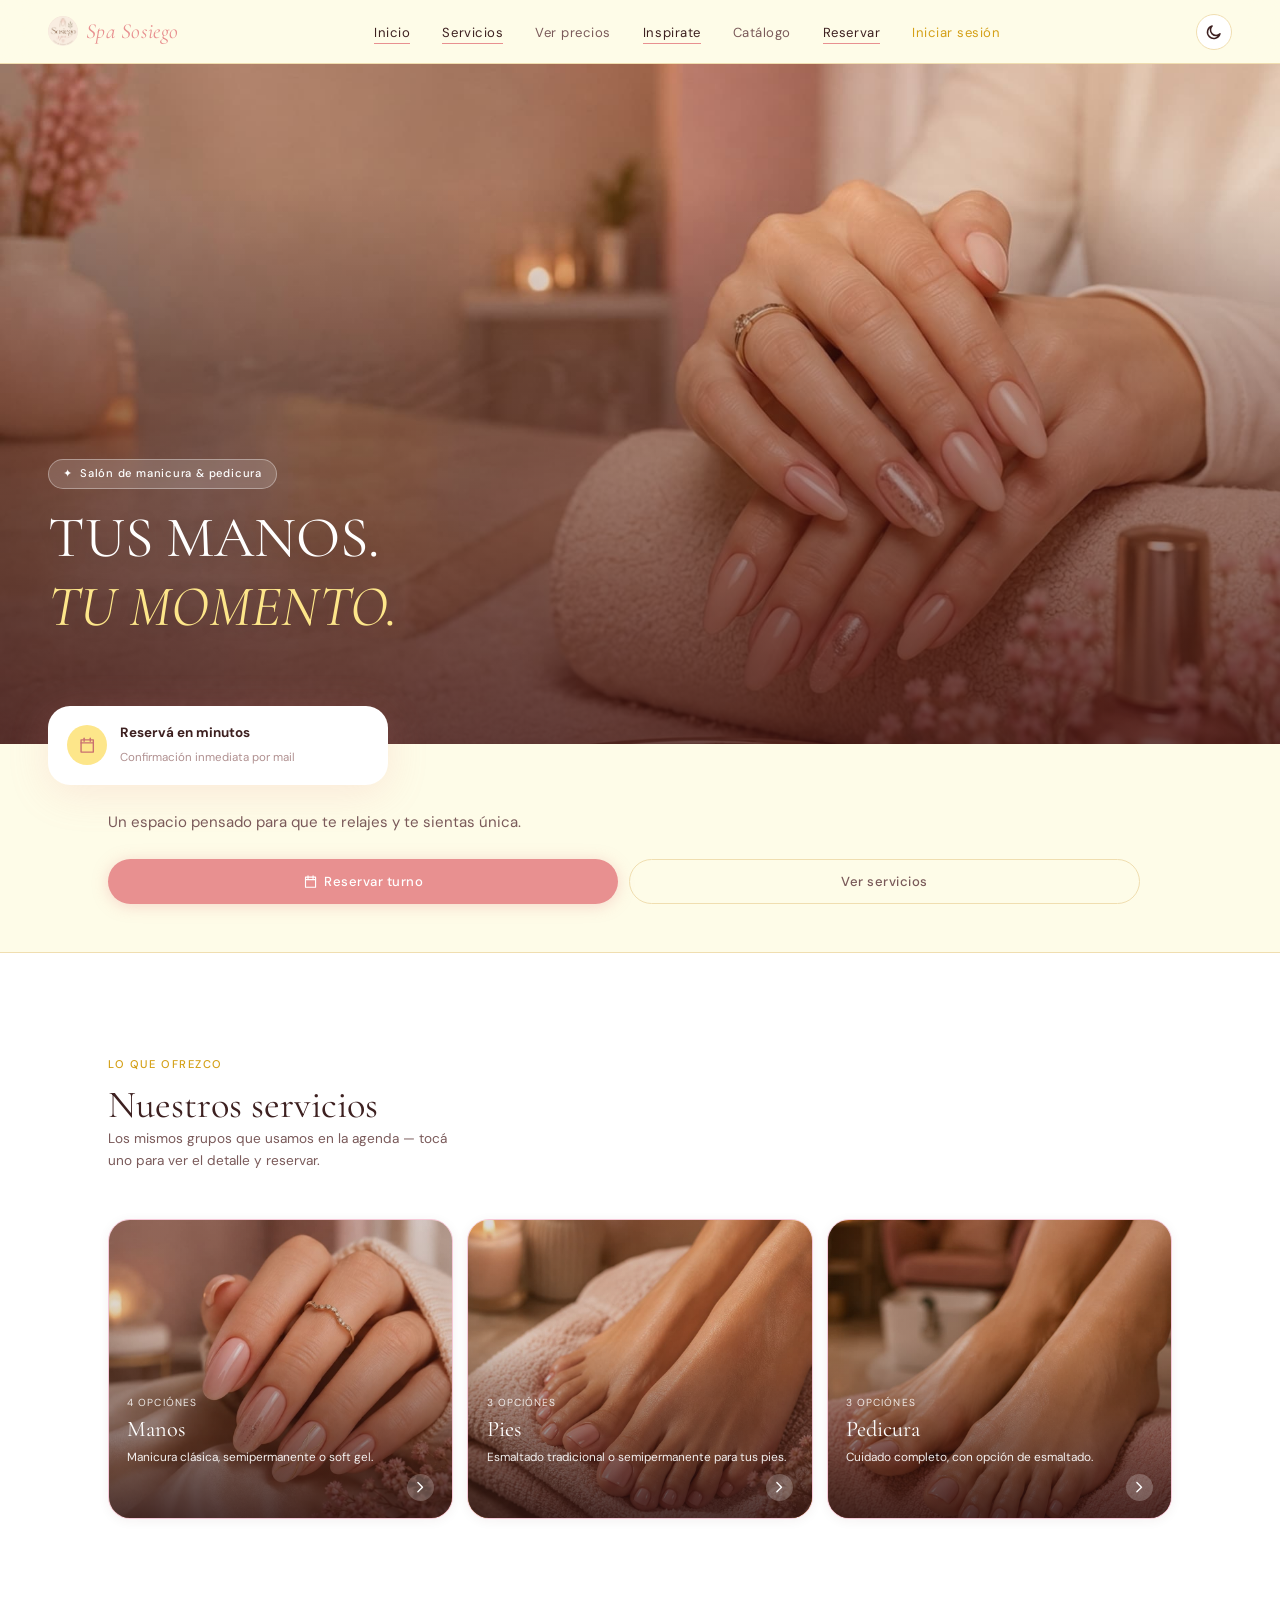
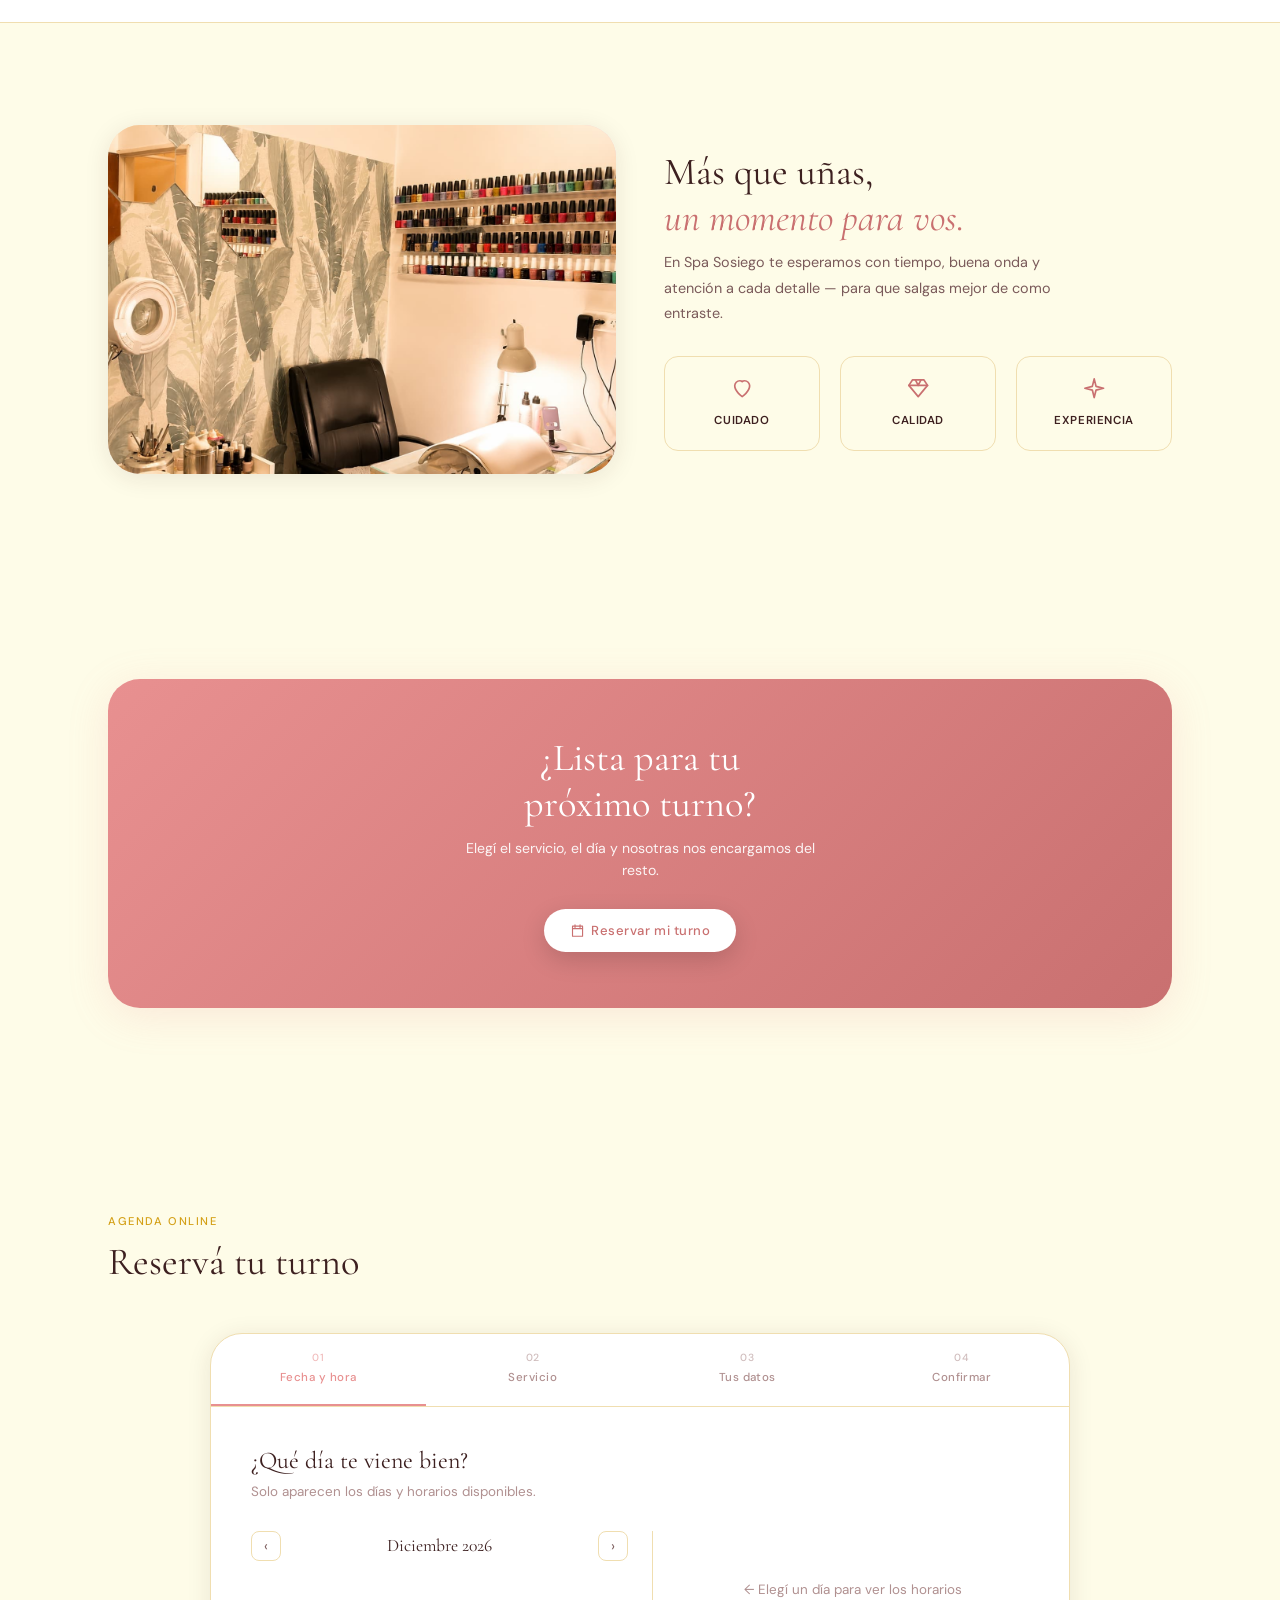
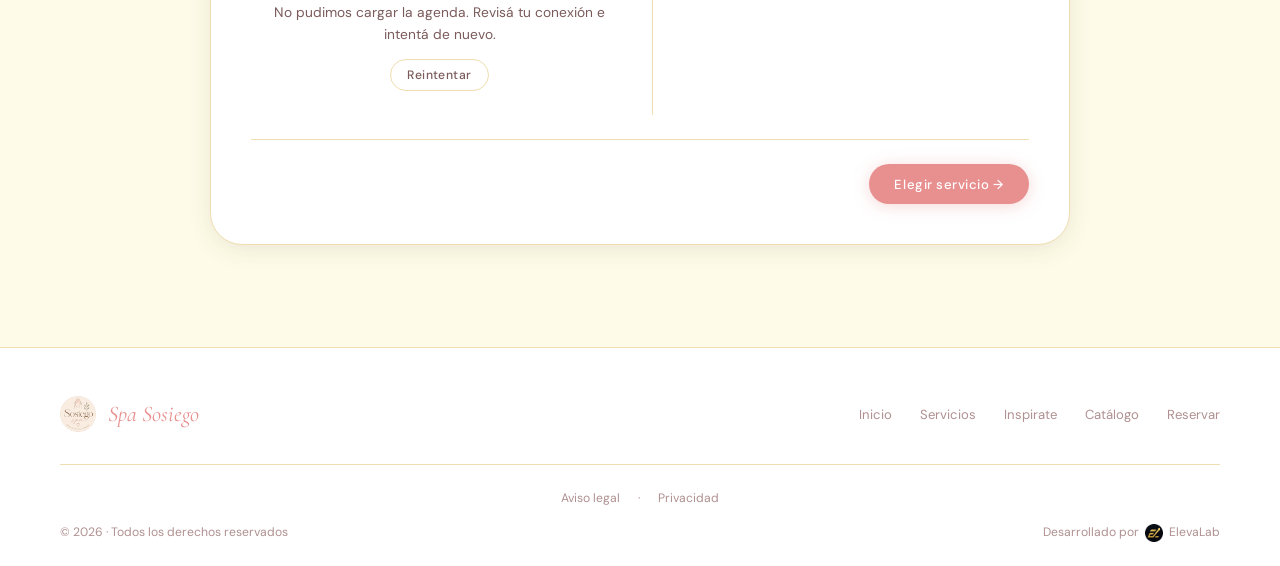
<file: index.html>
<!DOCTYPE html>
<html lang="es" data-theme="light">
<head>
  <meta charset="UTF-8" />
  <meta name="viewport" content="width=device-width, initial-scale=1.0" />
  <title>Spa Sosiego | Salón de belleza y bienestar</title>
  <link rel="icon" type="image/png" sizes="32x32" href="assets/favicon-32.png" />
  <link rel="apple-touch-icon" href="assets/apple-touch-icon.png" />
  <meta name="description" content="Spa Sosiego, salón de belleza y bienestar. Reservá tu turno de manicura y pedicura online." />
  <meta name="theme-color" content="#E89090" />
  <link rel="canonical" href="https://spasosiego.com.ar/" />
  <!-- Vista previa al compartir el link (WhatsApp, Facebook, Instagram, etc.) -->
  <meta property="og:type" content="website" />
  <meta property="og:site_name" content="Spa Sosiego" />
  <meta property="og:locale" content="es_AR" />
  <meta property="og:title" content="Spa Sosiego | Salón de belleza y bienestar" />
  <meta property="og:description" content="Reservá tu turno de manicura y pedicura online." />
  <meta property="og:url" content="https://spasosiego.com.ar/" />
  <meta property="og:image" content="https://spasosiego.com.ar/assets/og-image.jpg" />
  <meta property="og:image:width" content="1200" />
  <meta property="og:image:height" content="630" />
  <meta property="og:image:alt" content="Logo de Spa Sosiego" />
  <meta name="twitter:card" content="summary_large_image" />
  <meta name="twitter:title" content="Spa Sosiego | Salón de belleza y bienestar" />
  <meta name="twitter:description" content="Reservá tu turno de manicura y pedicura online." />
  <meta name="twitter:image" content="https://spasosiego.com.ar/assets/og-image.jpg" />
  <link rel="stylesheet" href="shared/css/tokens.css" />
  <link rel="stylesheet" href="style.css" />
  <style>

    /* ============================================================
       NUEVA HOME — mobile-first (Etapa 1 del rediseño)
       Base = mobile. min-width enhancements = tablet/desktop.
       No toca ninguna clase del wizard de turnos (más abajo).
       ============================================================ */

    /* ── Utilidades ── */
    .btn-block { width: 100%; }
    .icon { width: 1.15em; height: 1.15em; stroke: currentColor; fill: none;
      stroke-width: 1.8; stroke-linecap: round; stroke-linejoin: round; vertical-align: -0.2em; flex-shrink: 0; }

    /* ── HERO — foto a sangre completa, texto superpuesto ── */
    .hero-photo {
      position: relative;
      width: 100%;
      height: 62vh;
      min-height: 380px;
      max-height: 560px;
      margin-top: var(--nav-h);
      overflow: hidden;
      background:
        radial-gradient(ellipse 60% 50% at 25% 20%, rgba(255,255,255,.30), transparent 60%),
        radial-gradient(ellipse 70% 60% at 80% 85%, rgba(212,160,23,.30), transparent 60%),
        linear-gradient(150deg, #E8A5A5 0%, #DDA9C4 35%, #C97070 70%, #8C4A4A 100%);
    }
    .hero-photo img { position: absolute; inset: 0; width: 100%; height: 100%; object-fit: cover; z-index: 0; }
    .hero-photo-note {
      position: absolute; inset: 0; display: flex; flex-direction: column; align-items: center; justify-content: center;
      text-align: center; padding: 0 3rem; color: rgba(255,255,255,.8);
    }
    .hero-photo-note .icon { width: 2rem; height: 2rem; opacity: .6; margin-bottom: .6rem; }
    .hero-photo-note p { font-size: .74rem; line-height: 1.6; opacity: .85; max-width: 260px; }
    .hero-scrim {
      position: absolute; inset: 0;
      background: linear-gradient(to top, rgba(61,20,20,.78) 0%, rgba(61,20,20,.32) 55%, transparent 82%);
    }
    .hero-photo-content { position: absolute; left: 0; right: 0; bottom: 15%; padding: 0 clamp(1.25rem,5vw,3rem); z-index: 2; color: #fff; }
    .hero-tag {
      display: inline-flex; align-items: center; gap: .4rem; background: rgba(255,255,255,.16);
      border: 1px solid rgba(255,255,255,.35); backdrop-filter: blur(6px); border-radius: 50px;
      padding: .32rem .85rem; font-size: .7rem; font-weight: 500; letter-spacing: .07em; margin-bottom: .9rem;
    }
    .hero-photo-content h1 { color: #fff; text-shadow: 0 2px 20px rgba(0,0,0,.2); margin-bottom: 0; }
    .hero-photo-content h1 .line2 { color: var(--bg-yellow); font-style: italic; }

    .hero-below { padding: 1.5rem clamp(1.25rem,5vw,3rem) 3rem; }
    .hero-desc { font-size: .94rem; color: var(--text-mid); line-height: 1.75; max-width: 420px; margin-bottom: 1.5rem; }
    .hero-ctas { display: flex; flex-direction: column; gap: .7rem; max-width: 340px; }

    .trust-float {
      position: relative; margin: -2.4rem clamp(1.25rem,5vw,3rem) 0; background: var(--bg-card);
      border-radius: var(--radius-lg); box-shadow: var(--shadow-lg); padding: 1rem 1.2rem;
      display: flex; align-items: center; gap: .8rem; z-index: 3; max-width: 360px;
    }
    .trust-float .ic {
      width: 40px; height: 40px; border-radius: 50%; background: var(--bg-yellow); color: var(--accent-dark);
      display: flex; align-items: center; justify-content: center; flex-shrink: 0;
    }
    .trust-float strong { display: block; font-size: .84rem; }
    .trust-float span { font-size: .72rem; color: var(--text-muted); }

    /* ── SERVICIOS — tarjetas visuales, no tabla ── */
    .servicios-section { background: var(--bg-card); border-top: 1px solid var(--border); border-bottom: 1px solid var(--border); }
    .svc-scroll {
      display: flex; gap: .9rem; overflow-x: auto; margin: 0 calc(-1 * clamp(1.25rem,5vw,3rem));
      padding: .1rem clamp(1.25rem,5vw,3rem) 1rem; scroll-snap-type: x mandatory; -webkit-overflow-scrolling: touch;
    }
    .svc-scroll::-webkit-scrollbar { display: none; }
    .svc-card {
      flex: 0 0 auto; width: 210px; scroll-snap-align: start; border-radius: var(--radius-lg); overflow: hidden;
      position: relative; height: 270px; box-shadow: var(--shadow-sm); border: 1px solid var(--border-pink);
      color: #fff; text-decoration: none; display: block;
    }
    .svc-card .bgimg { position: absolute; inset: 0; }
    .svc-card img { position: absolute; inset: 0; width: 100%; height: 100%; object-fit: cover; }
    .svc-card:nth-child(3n+1) .bgimg { background: linear-gradient(155deg,#F6C9D6,#E89090); }
    .svc-card:nth-child(3n+2) .bgimg { background: linear-gradient(155deg,#F5DFA0,#D4A017); }
    .svc-card:nth-child(3n+3) .bgimg { background: linear-gradient(155deg,#EBC9DE,#C97BA8); }
    .svc-card .scrim { position: absolute; inset: 0; background: linear-gradient(to top, rgba(40,15,15,.82), rgba(40,15,15,.15) 60%); }
    .svc-card .info { position: absolute; left: 0; right: 0; bottom: 0; padding: 1.1rem 1.15rem; }
    .svc-card .grp { font-size: .64rem; letter-spacing: .1em; text-transform: uppercase; opacity: .85; }
    .svc-card h3 { color: #fff; font-size: 1.4rem; margin: .15rem 0 .35rem; }
    .svc-card .desc { font-size: .74rem; line-height: 1.45; opacity: .92; margin-bottom: .5rem; }
    .svc-card .meta { display: flex; justify-content: flex-end; }
    .svc-card .meta .go {
      width: 27px; height: 27px; border-radius: 50%; background: rgba(255,255,255,.22);
      display: flex; align-items: center; justify-content: center; transition: transform .2s;
    }
    .svc-card:hover .meta .go { transform: translateX(3px); }

    /* ── EXPERIENCIA ── */
    .exp-visual {
      width: 100%; aspect-ratio: 16/11; border-radius: var(--radius-xl); margin-bottom: 2rem; position: relative;
      overflow: hidden; background: linear-gradient(135deg,#FBE9C8 0%, #F3D2D8 55%, #E4B8C4 100%); box-shadow: var(--shadow-md);
    }
    .exp-visual svg { position: absolute; inset: 0; margin: auto; width: 2.5rem; height: 2.5rem; color: rgba(61,32,32,.35); }
    .exp-visual img { position: absolute; inset: 0; width: 100%; height: 100%; object-fit: cover; }
    .exp-title { margin-bottom: .6rem; max-width: 340px; }
    .exp-title em { font-style: italic; color: var(--accent-dark); }
    .exp-desc { font-size: .9rem; color: var(--text-mid); line-height: 1.75; margin-bottom: 1.9rem; max-width: 420px; }
    .exp-pillars { display: grid; grid-template-columns: 1fr 1fr 1fr; gap: .75rem; }
    .pillar { text-align: center; padding: 1.2rem .5rem; background: var(--bg); border: 1px solid var(--border); border-radius: var(--radius-md); }
    .pillar .icon { width: 1.4rem; height: 1.4rem; color: var(--accent-dark); margin-bottom: .55rem; }
    .pillar h4 { font-family: 'DM Sans', sans-serif; font-size: .72rem; font-weight: 600; letter-spacing: .05em; text-transform: uppercase; color: var(--text); }

    /* ── INSPIRATE — condicional, se oculta sola si no hay fotos ── */
    #inspirate { background: var(--bg-card); border-top: 1px solid var(--border); border-bottom: 1px solid var(--border); }
    .insp-scroll {
      display: flex; gap: .85rem; overflow-x: auto; margin: 0 calc(-1 * clamp(1.25rem,5vw,3rem));
      padding: .1rem clamp(1.25rem,5vw,3rem) 1rem; scroll-snap-type: x mandatory;
    }
    .insp-scroll::-webkit-scrollbar { display: none; }
    .insp-card {
      flex: 0 0 auto; scroll-snap-align: start; border-radius: var(--radius-lg); overflow: hidden;
      box-shadow: var(--shadow-sm); width: 170px; height: 220px;
    }
    .insp-card:nth-child(even) { margin-top: 1.6rem; width: 125px; }
    .insp-card img { width: 100%; height: 100%; object-fit: cover; display: block; }

    /* ── CTA DE RESERVA ── */
    .cta-band {
      background: linear-gradient(135deg, var(--accent) 0%, var(--accent-dark) 100%); border-radius: var(--radius-xl);
      padding: clamp(2.4rem,6vw,3.5rem) clamp(1.5rem,5vw,3rem); text-align: center; box-shadow: var(--shadow-lg); color: #fff;
    }
    .cta-band h2 { color: #fff; margin-bottom: .6rem; }
    .cta-band p { font-size: .88rem; opacity: .92; line-height: 1.6; margin-bottom: 1.7rem; max-width: 380px; margin-left: auto; margin-right: auto; }
    .cta-band .btn-primary { background: #fff; color: var(--accent-dark); box-shadow: 0 8px 24px rgba(0,0,0,.15); }
    .cta-band .btn-primary:hover { background: var(--bg-yellow); }

    /* ── CONTACTO — solo lo que exista en identidad/configuración ── */
    .contact-list { display: flex; flex-direction: column; gap: .7rem; }
    .contact-item {
      display: flex; align-items: center; gap: .85rem; background: var(--bg-card); border: 1px solid var(--border);
      border-radius: var(--radius-md); padding: .95rem 1.05rem; text-decoration: none; color: inherit; transition: border-color .2s;
    }
    .contact-item:hover { border-color: var(--accent); }
    .contact-item .ic {
      width: 40px; height: 40px; border-radius: 50%; background: var(--bg-yellow); color: var(--accent-dark);
      display: flex; align-items: center; justify-content: center; flex-shrink: 0;
    }
    .contact-item strong { display: block; font-size: .86rem; }
    .contact-item span { font-size: .74rem; color: var(--text-muted); }

    /* ── BOTTOM BAR — solo mobile ── */
    .bottom-bar {
      display: none; position: fixed; left: 0; right: 0; bottom: 0; z-index: 90; align-items: center; justify-content: space-around;
      background: var(--bg-nav); backdrop-filter: blur(12px); border-top: 1px solid var(--border);
      padding: .6rem .4rem calc(.6rem + env(safe-area-inset-bottom,0));
    }
    .bb-item { display: flex; flex-direction: column; align-items: center; gap: .26rem; color: var(--text-mid); text-decoration: none; flex: 1; }
    .bb-item .icon { width: 1.15rem; height: 1.15rem; }
    .bb-item span { font-size: .6rem; font-weight: 600; letter-spacing: .02em; }
    .bb-item.main { color: var(--accent-dark); margin-top: -1.4rem; }
    .bb-item.main .ic-wrap {
      width: 46px; height: 46px; border-radius: 50%; background: var(--accent); color: #fff; display: flex;
      align-items: center; justify-content: center; box-shadow: 0 8px 20px rgba(232,144,144,.55); border: 4px solid var(--bg); margin-bottom: .2rem;
    }
    .bb-item.main .icon { width: 1.3rem; height: 1.3rem; }

    /* ── Tablet / Desktop — composición distinta, no un mobile agrandado ── */
    @media (min-width: 760px) {
      .svc-scroll { overflow: visible; display: grid; grid-template-columns: repeat(3, 1fr); margin: 0; padding: 0; }
      .svc-card { width: 100%; height: 300px; }
      .exp-pillars { gap: 1.25rem; }
      .contact-list { flex-direction: row; }
      .contact-item { flex: 1; flex-direction: column; text-align: center; gap: .6rem; padding: 1.5rem 1.2rem; }
      .insp-scroll { display: grid; grid-template-columns: repeat(4, 1fr); overflow: visible; margin: 0; padding: 0; }
      .insp-card, .insp-card:nth-child(even) { width: 100%; height: 240px; margin-top: 0; }
    }
    @media (min-width: 980px) {
      .hero-photo { height: 78vh; max-height: 680px; }
      .hero-below { display: grid; grid-template-columns: 1fr auto; align-items: end; gap: 2rem; max-width: 1160px; margin: 0 auto; }
      .hero-ctas { flex-direction: row; max-width: none; }
      .trust-float { max-width: 340px; margin-left: clamp(1.25rem,5vw,3rem); }
      .exp-visual { margin-bottom: 0; }
      .section > .exp-layout { display: grid; grid-template-columns: 1fr 1fr; gap: 3rem; align-items: center; }
      .exp-layout .exp-visual { margin-bottom: 0; }
    }
    @media (max-width: 767px) {
      .bottom-bar { display: flex; }
      /* La bottom bar ya cubre WhatsApp en mobile — evita el botón flotante duplicado */
      .wa-float { display: none !important; }
      body { padding-bottom: 4.5rem; }
    }

    /* ── Sistema de turnos ────────────────────────────── */
    .turnos-section { background: var(--bg); }
    .booking-container {
      background: var(--bg-card);
      border: 1px solid var(--border);
      border-radius: var(--radius-xl);
      overflow: hidden;
      box-shadow: var(--shadow-md);
      max-width: 860px;
      margin: 0 auto;
    }

    /* Progress bar */
    .booking-progress {
      display: flex;
      border-bottom: 1px solid var(--border);
    }
    .progress-step {
      flex: 1;
      padding: 1rem 0.5rem;
      text-align: center;
      font-size: 0.72rem;
      font-weight: 500;
      color: var(--text-muted);
      letter-spacing: 0.04em;
      border-bottom: 2px solid transparent;
      transition: all 0.25s;
      position: relative;
    }
    .progress-step.active {
      color: var(--accent);
      border-bottom-color: var(--accent);
    }
    .progress-step.done {
      color: var(--gold);
      border-bottom-color: var(--gold);
    }
    .progress-step .step-num {
      display: block;
      font-size: 0.65rem;
      opacity: 0.6;
      margin-bottom: 0.15rem;
    }

    /* Paneles */
    .booking-body { padding: clamp(1.5rem, 4vw, 2.5rem); }
    .booking-panel { display: none; }
    .booking-panel.active {
      display: block;
      animation: panelIn 0.28s ease;
    }
    @keyframes panelIn {
      from { opacity: 0; transform: translateX(10px); }
      to   { opacity: 1; transform: translateX(0); }
    }
    .booking-panel-title {
      font-family: 'Cormorant Garamond', serif;
      font-size: 1.5rem;
      margin-bottom: 0.35rem;
    }
    .booking-panel-sub {
      font-size: 0.84rem;
      color: var(--text-muted);
      margin-bottom: 1.75rem;
    }

    /* ── PANEL 1: Calendario ── */
    .cal-wrap {
      display: grid;
      grid-template-columns: 1fr 1fr;
      gap: 1.5rem;
    }
    .cal-nav-row {
      display: flex;
      align-items: center;
      justify-content: space-between;
      margin-bottom: 1rem;
    }
    .cal-nav-row h4 {
      font-family: 'Cormorant Garamond', serif;
      font-size: 1.1rem;
      font-weight: 400;
    }
    .cal-nav-btn {
      background: none;
      border: 1px solid var(--border);
      border-radius: var(--radius-sm);
      width: 30px; height: 30px;
      display: flex;
      align-items: center;
      justify-content: center;
      font-size: 0.9rem;
      color: var(--text-mid);
      transition: all 0.2s;
    }
    .cal-nav-btn:hover { border-color: var(--accent); color: var(--accent); }
    .cal-grid {
      display: grid;
      grid-template-columns: repeat(7, 1fr);
      gap: 3px;
    }
    .cal-dow {
      text-align: center;
      font-size: 0.65rem;
      font-weight: 500;
      letter-spacing: 0.06em;
      text-transform: uppercase;
      color: var(--text-muted);
      padding-bottom: 0.5rem;
    }
    .cal-day {
      aspect-ratio: 1;
      display: flex;
      align-items: center;
      justify-content: center;
      border-radius: var(--radius-sm);
      font-size: 0.82rem;
      cursor: pointer;
      border: 1px solid transparent;
      transition: all 0.15s;
      position: relative;
    }
    .cal-day.empty { cursor: default; }
    .cal-day.disabled {
      color: var(--border);
      cursor: not-allowed;
    }
    .cal-day.today {
      font-weight: 500;
      border-color: var(--bg-pink);
      color: var(--accent);
    }
    .cal-day.has-slots::after {
      content: '';
      position: absolute;
      bottom: 2px;
      width: 4px; height: 4px;
      border-radius: 50%;
      background: var(--gold);
    }
    .cal-day:hover:not(.disabled):not(.empty) {
      background: var(--bg-pink);
      border-color: var(--border-pink);
    }
    .cal-day.selected {
      background: var(--accent);
      color: #fff;
      border-color: transparent;
    }
    .cal-day.selected::after { background: rgba(255,255,255,0.7); }

    /* Slots horarios */
    .slots-panel {
      border-left: 1px solid var(--border);
      padding-left: 1.5rem;
    }
    .slots-date {
      font-size: 0.78rem;
      color: var(--text-muted);
      margin-bottom: 1rem;
    }
    .slots-grid {
      display: grid;
      grid-template-columns: repeat(3, 1fr);
      gap: 0.5rem;
    }
    .slot-btn {
      padding: 0.55rem 0.25rem;
      border-radius: var(--radius-sm);
      border: 1px solid var(--border);
      background: var(--bg);
      color: var(--text);
      font-family: 'DM Sans', sans-serif;
      font-size: 0.82rem;
      text-align: center;
      cursor: pointer;
      transition: all 0.15s;
    }
    .slot-btn:hover:not(.taken) {
      border-color: var(--accent);
      background: rgba(232,144,144,0.06);
    }
    .slot-btn.selected {
      background: var(--accent);
      color: #fff;
      border-color: transparent;
    }
    .slot-btn.taken {
      color: var(--border);
      cursor: not-allowed;
      text-decoration: line-through;
      background: var(--bg);
    }
    .slots-empty {
      font-size: 0.84rem;
      color: var(--text-muted);
      text-align: center;
      padding: 2rem 0;
      grid-column: 1 / -1;
    }

    /* ── PANEL 2: Servicio ── */
    .servicios-select-grid {
      display: grid;
      grid-template-columns: repeat(auto-fill, minmax(210px, 1fr));
      gap: 0.75rem;
      margin-bottom: 1.5rem;
    }
    .svc-option {
      background: var(--bg);
      border: 1.5px solid var(--border);
      border-radius: var(--radius-md);
      padding: 1rem 1.1rem;
      cursor: pointer;
      transition: all 0.2s;
      position: relative;
    }
    .svc-option:hover { border-color: var(--accent); }
    .svc-option.selected {
      border-color: var(--accent);
      background: rgba(232,144,144,0.06);
    }
    .svc-option.selected::after {
      content: '✓';
      position: absolute;
      top: 0.6rem; right: 0.75rem;
      width: 18px; height: 18px;
      background: var(--accent);
      color: #fff;
      border-radius: 50%;
      font-size: 0.65rem;
      display: flex;
      align-items: center;
      justify-content: center;
    }
    .svc-option-grupo {
      font-size: 0.65rem;
      letter-spacing: 0.09em;
      text-transform: uppercase;
      color: var(--gold);
      margin-bottom: 0.3rem;
    }
    .svc-option-nombre {
      font-size: 0.88rem;
      font-weight: 500;
      color: var(--text);
    }
    .svc-option-dur {
      font-size: 0.76rem;
      color: var(--text-muted);
      margin-top: 0.25rem;
    }

    /* ── PANEL 3: Datos ── */
    .datos-grid {
      display: grid;
      grid-template-columns: 1fr 1fr;
      gap: 0 1rem;
    }

    /* ── PANEL 4: Confirmación ── */
    .confirm-box {
      background: var(--bg);
      border: 1px solid var(--border);
      border-radius: var(--radius-lg);
      padding: 1.5rem;
      margin-bottom: 1.5rem;
    }
    .confirm-row {
      display: flex;
      justify-content: space-between;
      align-items: center;
      padding: 0.6rem 0;
      font-size: 0.88rem;
      border-bottom: 1px solid var(--border);
    }
    .confirm-row:last-child { border-bottom: none; }
    .confirm-row .cl { color: var(--text-muted); }
    .confirm-row .cv { font-weight: 500; color: var(--text); }

    /* ── PANEL 5: Éxito ── */
    .success-wrap {
      text-align: center;
      padding: 2rem 1rem;
    }
    .success-icon {
      width: 72px; height: 72px;
      border-radius: 50%;
      background: var(--bg-pink);
      border: 1px solid var(--border-pink);
      display: flex;
      align-items: center;
      justify-content: center;
      font-size: 1.8rem;
      margin: 0 auto 1.5rem;
      animation: popIn 0.4s cubic-bezier(0.175,0.885,0.32,1.275);
    }
    @keyframes popIn { from { transform: scale(0); } to { transform: scale(1); } }
    .success-actions {
      display: flex;
      gap: 0.75rem;
      justify-content: center;
      flex-wrap: wrap;
      margin-top: 1.75rem;
    }

    /* Nav booking footer */
    .booking-footer {
      display: flex;
      justify-content: space-between;
      align-items: center;
      padding-top: 1.5rem;
      border-top: 1px solid var(--border);
      margin-top: 1.5rem;
      gap: 1rem;
    }


    /* ── Reserva con seña (paso 6) ── */
    .banner-prueba {
      background: var(--bg-yellow);
      border-bottom: 1px solid var(--border);
      color: var(--text);
      font-size: 0.78rem;
      text-align: center;
      padding: 0.55rem 1rem;
    }
    .banner-prueba[hidden] { display: none; }
    .cal-error {
      text-align: center;
      padding: 1.5rem 0.5rem;
      color: var(--text-mid);
      font-size: 0.86rem;
    }
    .cal-error p { margin-bottom: 0.9rem; }
    .field-hint { font-size: 0.74rem; color: var(--text-muted); margin-top: 0.35rem; }
    .booking-container .form-group input.invalid {
      border-color: var(--accent-dark);
      box-shadow: 0 0 0 3px rgba(232,144,144,0.18);
    }
    .datos-error {
      grid-column: 1 / -1;
      font-size: 0.82rem;
      color: var(--accent-dark);
      margin-bottom: 0.5rem;
    }
    .datos-error[hidden] { display: none; }
    .hp-field { position: absolute; left: -9999px; width: 1px; height: 1px; overflow: hidden; }
    .pay-box {
      background: rgba(232,144,144,0.07);
      border: 1px solid var(--border-pink);
      border-radius: var(--radius-lg);
      padding: 1.25rem 1.5rem;
      margin-bottom: 1rem;
      text-align: center;
    }
    .pay-box .pay-label {
      font-size: 0.7rem;
      font-weight: 500;
      letter-spacing: 0.14em;
      text-transform: uppercase;
      color: var(--gold);
    }
    .pay-box .pay-monto {
      font-family: 'Cormorant Garamond', serif;
      font-size: 2.3rem;
      line-height: 1.1;
      color: var(--text);
      margin: 0.15rem 0 0.6rem;
    }
    .pay-box p { font-size: 0.82rem; color: var(--text-mid); line-height: 1.6; }
    .pay-box p + p { margin-top: 0.4rem; }
    .politica-box {
      border: 1px dashed var(--border);
      border-radius: var(--radius-md);
      padding: 0.9rem 1.1rem;
      margin-bottom: 1.25rem;
      font-size: 0.78rem;
      color: var(--text-muted);
      line-height: 1.6;
    }
    .politica-box .politica-tag {
      display: inline-block;
      font-size: 0.62rem;
      font-weight: 500;
      letter-spacing: 0.1em;
      text-transform: uppercase;
      color: var(--gold);
      border: 1px solid var(--gold);
      border-radius: 999px;
      padding: 0.05rem 0.6rem;
      margin-bottom: 0.4rem;
    }
    .en-retorno .booking-progress { display: none; }
    .retorno-wrap { text-align: center; padding: 2rem 0.5rem; }
    .retorno-titulo {
      font-family: 'Cormorant Garamond', serif;
      font-size: 1.8rem;
      margin-bottom: 0.75rem;
    }
    .retorno-texto {
      color: var(--text-muted);
      max-width: 400px;
      margin: 0 auto;
      font-size: 0.9rem;
      line-height: 1.7;
    }
    .retorno-nota {
      color: var(--text-muted);
      max-width: 400px;
      margin: 0.9rem auto 0;
      font-size: 0.82rem;
      line-height: 1.6;
    }
    .retorno-detalle {
      display: inline-block;
      text-align: left;
      background: var(--bg);
      border: 1px solid var(--border);
      border-radius: var(--radius-lg);
      padding: 0.9rem 1.25rem;
      margin-top: 1.25rem;
      font-size: 0.88rem;
      color: var(--text);
    }
    .retorno-spin {
      width: 34px; height: 34px;
      border: 3px solid var(--border-pink);
      border-top-color: var(--accent);
      border-radius: 50%;
      animation: spin 0.9s linear infinite;
      margin: 0 auto 1.25rem;
    }
    .success-icon.espera { background: var(--bg-yellow); border-color: var(--border); }
    .success-icon.aviso  { background: var(--bg); border-color: var(--border-pink); color: var(--accent-dark); }
    @media (prefers-reduced-motion: reduce) { .retorno-spin { animation-duration: 3s; } }

    /* ── Responsive (wizard de turnos — sin cambios) ── */
    @media (max-width: 860px) {
      .cal-wrap { grid-template-columns: 1fr; }
      .slots-panel { border-left: none; padding-left: 0; border-top: 1px solid var(--border); padding-top: 1.25rem; }
      .datos-grid { grid-template-columns: 1fr; }
    }

    @media (max-width: 520px) {
      .booking-body { padding: 1.25rem 1rem; }
      .booking-footer { flex-direction: column-reverse; align-items: stretch; }
      .booking-footer .btn { width: 100%; justify-content: center; }
      .slot-btn { min-height: 44px; }
      .svc-option { padding: 0.9rem 1rem; }
      .booking-container .form-group input { font-size: 16px; }   /* evita el zoom automático del celular */
      .progress-step { padding: 0.8rem 0.25rem; }
      .progress-step .step-label { font-size: 0.64rem; }
      .pay-box .pay-monto { font-size: 2rem; }
    }
    @media (max-width: 500px) {
      .servicios-select-grid { grid-template-columns: 1fr; }
      .progress-step .step-label { display: none; }
    }
  </style>
</head>
<body>

<!-- ══ NAV ══════════════════════════════════════════════════ -->
<!-- La arma shared/js/nav.js (identidad + links centralizados) -->
<div id="site-nav"></div>

<!-- ══ HERO — foto a sangre completa, texto superpuesto ═══════ -->
<section id="inicio">
  <div class="hero-photo reveal">
    <!-- Subí el archivo a assets/hero.jpg y listo — no hace falta tocar más código.
         Si el archivo no existe todavía, esta imagen falla silenciosamente y se
         ve el degradé de referencia de abajo (nada se rompe). -->
    <img src="assets/hero.jpg" alt="Spa Sosiego" loading="eager"
         onload="this.nextElementSibling.style.display='none'" onerror="this.remove()">
    <div class="hero-photo-note">
      <svg class="icon" viewBox="0 0 24 24"><path d="M12 3C12 3 6 11 6 15C6 18.3 8.7 21 12 21C15.3 21 18 18.3 18 15C18 11 12 3 12 3Z"/></svg>
      <p>Foto real del salón / manos<br>(reemplaza este degradé de referencia)</p>
    </div>
    <div class="hero-scrim"></div>
    <div class="hero-photo-content">
      <div class="hero-tag">✦ &nbsp;Salón de manicura &amp; pedicura</div>
      <h1>TUS MANOS.<br><span class="line2">TU MOMENTO.</span></h1>
    </div>
  </div>

  <div class="trust-float reveal">
    <div class="ic">
      <svg class="icon" viewBox="0 0 24 24"><path d="M4 5H20V21H4V5Z"/><path d="M4 9H20"/><path d="M8 3V7"/><path d="M16 3V7"/></svg>
    </div>
    <div><strong>Reservá en minutos</strong><span>Confirmación inmediata por mail</span></div>
  </div>

  <div class="hero-below">
    <div>
      <p class="hero-desc reveal">Un espacio pensado para que te relajes y te sientas única.</p>
      <div class="hero-ctas reveal">
        <a href="#turnos" class="btn btn-primary btn-block">
          <svg class="icon" viewBox="0 0 24 24"><path d="M4 5H20V21H4V5Z"/><path d="M4 9H20"/><path d="M8 3V7"/><path d="M16 3V7"/></svg>
          Reservar turno
        </a>
        <a href="#servicios" class="btn btn-outline btn-block">Ver servicios</a>
      </div>
    </div>
  </div>
</section>

<!-- ══ SERVICIOS — tarjetas visuales, datos reales del backend ══ -->
<section class="servicios-section" id="servicios">
  <div class="section">
    <div class="section-header reveal">
      <div class="eyebrow">Lo que ofrezco</div>
      <h2>Nuestros servicios</h2>
      <p style="font-size:.85rem;color:var(--text-mid);max-width:340px">Los mismos grupos que usamos en la agenda — tocá uno para ver el detalle y reservar.</p>
    </div>
    <div class="svc-scroll reveal" id="serviciosCards"></div>
  </div>
</section>

<!-- ══ EXPERIENCIA SPA SOSIEGO ══════════════════════════════════════ -->
<section class="section" id="experiencia">
  <div class="exp-layout">
    <div class="exp-visual reveal">
      <!-- Subí el archivo a assets/experiencia.jpg y listo. Si no existe,
           se ve el degradé + ícono de referencia (nada se rompe). -->
      <img src="assets/experiencia.jpg" alt="Espacio Spa Sosiego" loading="lazy"
           onload="this.nextElementSibling.style.display='none'" onerror="this.remove()">
      <svg viewBox="0 0 24 24" style="stroke:currentColor;fill:none;stroke-width:1.5;stroke-linecap:round;stroke-linejoin:round"><path d="M12 2L14 10L22 12L14 14L12 22L10 14L2 12L10 10L12 2Z"/></svg>
    </div>
    <div class="reveal">
      <h2 class="exp-title">Más que uñas,<br><em>un momento para vos.</em></h2>
      <p class="exp-desc">En Spa Sosiego te esperamos con tiempo, buena onda y atención a cada detalle — para que salgas mejor de como entraste.</p>
      <div class="exp-pillars">
        <div class="pillar">
          <svg class="icon" viewBox="0 0 24 24"><path d="M12 21C12 21 4 15.5 4 9.5C4 6.5 6.5 4 9.5 4C11 4 12 5 12 5C12 5 13 4 14.5 4C17.5 4 20 6.5 20 9.5C20 15.5 12 21 12 21Z"/></svg>
          <h4>Cuidado</h4>
        </div>
        <div class="pillar">
          <svg class="icon" viewBox="0 0 24 24"><path d="M6 3H18L22 9L12 21L2 9L6 3Z"/><path d="M2 9H22"/><path d="M9 3L12 9L15 3"/></svg>
          <h4>Calidad</h4>
        </div>
        <div class="pillar">
          <svg class="icon" viewBox="0 0 24 24"><path d="M12 2L14 10L22 12L14 14L12 22L10 14L2 12L10 10L12 2Z"/></svg>
          <h4>Experiencia</h4>
        </div>
      </div>
    </div>
  </div>
</section>

<!-- ══ INSPIRATE — se oculta sola si GALERIA_TRABAJOS está vacío ══ -->
<section id="inspirate" style="display:none">
  <div class="section">
    <div class="section-header reveal">
      <div class="eyebrow">Trabajos reales</div>
      <h2>Inspirate ✨</h2>
    </div>
    <div class="insp-scroll reveal" id="inspirateCards"></div>
  </div>
</section>

<!-- ══ CTA DE RESERVA ═══════════════════════════════════════════ -->
<section class="section">
  <div class="cta-band reveal">
    <h2>¿Lista para tu<br>próximo turno?</h2>
    <p>Elegí el servicio, el día y nosotras nos encargamos del resto.</p>
    <a href="#turnos" class="btn btn-primary">
      <svg class="icon" viewBox="0 0 24 24"><path d="M4 5H20V21H4V5Z"/><path d="M4 9H20"/><path d="M8 3V7"/><path d="M16 3V7"/></svg>
      Reservar mi turno
    </a>
  </div>
</section>

<!-- ══ TURNOS ════════════════════════════════════════════════ -->
<section class="turnos-section" id="turnos">
  <div class="section">
    <div class="section-header reveal">
      <div class="eyebrow">Agenda online</div>
      <h2>Reservá tu turno</h2>
    </div>

    <div class="booking-container reveal" id="bookingContainer">

      <div class="banner-prueba" id="bannerPrueba" hidden>
        Modo de prueba · esta pantalla usa Mercado Pago de prueba y las reservas no son reales.
      </div>

      <!-- Progress -->
      <div class="booking-progress">
        <div class="progress-step active" id="ps-1">
          <span class="step-num">01</span>
          <span class="step-label">Fecha y hora</span>
        </div>
        <div class="progress-step" id="ps-2">
          <span class="step-num">02</span>
          <span class="step-label">Servicio</span>
        </div>
        <div class="progress-step" id="ps-3">
          <span class="step-num">03</span>
          <span class="step-label">Tus datos</span>
        </div>
        <div class="progress-step" id="ps-4">
          <span class="step-num">04</span>
          <span class="step-label">Confirmar</span>
        </div>
      </div>

      <div class="booking-body">

        <!-- ─ Panel 1: Calendario ─ -->
        <div class="booking-panel active" id="panel-1">
          <h3 class="booking-panel-title" id="p1Titulo">¿Qué día te viene bien?</h3>
          <p class="booking-panel-sub" id="p1Sub">Solo aparecen los días y horarios disponibles.</p>
          <div id="p1ActualWrap" hidden style="text-align:center">
            <div class="retorno-detalle" id="p1Actual" style="margin:0 0 1rem"></div>
          </div>
          <div class="cal-wrap">
            <div>
              <div class="cal-nav-row">
                <button class="cal-nav-btn" onclick="changeMonth(-1)">‹</button>
                <h4 id="calTitle"></h4>
                <button class="cal-nav-btn" onclick="changeMonth(1)">›</button>
              </div>
              <div class="cal-grid" id="calGrid"></div>
            </div>
            <div class="slots-panel">
              <div id="slotsWrap">
                <p class="slots-empty" style="padding:3rem 0">← Elegí un día para ver los horarios</p>
              </div>
            </div>
          </div>
          <div class="booking-footer">
            <div id="p1Izq"></div>
            <button class="btn btn-primary" id="btnP1" onclick="p1Siguiente()" disabled>
              Elegir servicio →
            </button>
          </div>
        </div>

        <!-- ─ Panel 2: Servicio ─ -->
        <div class="booking-panel" id="panel-2">
          <h3 class="booking-panel-title">¿Qué servicio querés?</h3>
          <p class="booking-panel-sub">Elegí el servicio que te querés hacer. Podés combinar uno de manos con uno de pies.</p>
          <div class="servicios-select-grid" id="svcSelectGrid"></div>
          <div class="booking-footer">
            <button class="btn btn-ghost" onclick="goPanel(1)">← Volver</button>
            <button class="btn btn-primary" id="btnP2" onclick="goPanel(3)" disabled>
              Mis datos →
            </button>
          </div>
        </div>

        <!-- ─ Panel 3: Datos ─ -->
        <div class="booking-panel" id="panel-3">
          <h3 class="booking-panel-title">Tus datos</h3>
          <p class="booking-panel-sub">Los usamos para identificar tu turno y avisarte si hace falta. Los tres son obligatorios.</p>
          <div class="datos-grid">
            <div class="datos-error" id="datosError" role="alert" hidden></div>
            <div class="form-group">
              <label for="inputNombre">Nombre</label>
              <input type="text" id="inputNombre" placeholder="María García" autocomplete="name" maxlength="80" required>
            </div>
            <div class="form-group">
              <label for="inputMail">Mail</label>
              <input type="email" id="inputMail" placeholder="hola@mail.com" autocomplete="email" inputmode="email" maxlength="120" required>
            </div>
            <div class="form-group">
              <label for="inputTel">Teléfono</label>
              <input type="tel" id="inputTel" placeholder="11 1234-5678" autocomplete="tel" inputmode="tel" maxlength="30" required>
              <div class="field-hint">Con código de área, para poder contactarte.</div>
            </div>
            <div class="hp-field" aria-hidden="true">
              <label>No completar este campo<input type="text" id="inputSitioWeb" tabindex="-1" autocomplete="off"></label>
            </div>
          </div>
          <div class="booking-footer">
            <button class="btn btn-ghost" onclick="goPanel(2)">← Volver</button>
            <button class="btn btn-primary" onclick="validateDatos()">Revisar reserva →</button>
          </div>
        </div>

        <!-- ─ Panel 4: Revisar y pagar la seña ─ -->
        <div class="booking-panel" id="panel-4">
          <h3 class="booking-panel-title">Revisá tu reserva</h3>
          <p class="booking-panel-sub">Revisá que esté todo bien antes de pagar la seña.</p>
          <div class="confirm-box" id="confirmBox"></div>
          <div class="pay-box" id="payBox"></div>
          <div class="politica-box" id="politicaBox"></div>
          <div class="booking-footer">
            <button class="btn btn-ghost" onclick="goPanel(3)">← Volver</button>
            <button class="btn btn-primary btn-lg" onclick="iniciarPago()" id="btnConfirmar">
              Reservar y pagar seña
            </button>
          </div>
        </div>

        <!-- ─ Panel 5: Vuelta de Mercado Pago (muestra lo que informa el servidor) ─ -->
        <div class="booking-panel" id="panel-5">
          <div class="retorno-wrap" id="retornoWrap" aria-live="polite"></div>
        </div>

      </div><!-- /booking-body -->
    </div><!-- /booking-container -->

    <!-- Fallback mientras Calendly sigue siendo el sistema real de reservas.
         Lo muestra/oculta js/agenda.js según RESERVAS_ACTIVAS. -->
    <div class="booking-container reveal" id="turnosFallback" style="display:none; text-align:center; padding:3rem 1.5rem">
      <h3 class="booking-panel-title">Reservá tu turno</h3>
      <p class="booking-panel-sub" style="margin-bottom:1.5rem">
        Por el momento, los turnos se reservan a través de Calendly.
      </p>
      <a class="btn btn-primary" id="turnosFallbackLink" href="#" target="_blank" rel="noopener">
        Reservar por Calendly →
      </a>
    </div>
  </div>
</section>

<!-- ══ CONTACTO — solo lo que exista en identity.js/configuración ══ -->
<section class="section" id="contacto" style="display:none">
  <div class="section-header reveal">
    <div class="eyebrow">¿Dónde estamos?</div>
    <h2>Contacto</h2>
  </div>
  <div class="contact-list reveal" id="contactoItems"></div>
</section>

<!-- ══ FOOTER ════════════════════════════════════════════════ -->
<!-- La arma shared/js/nav.js -->
<div id="site-footer"></div>

<!-- ══ BOTTOM BAR — solo mobile, ítems condicionales ═══════════ -->
<nav class="bottom-bar" id="bottomBar">
  <a href="#turnos" class="bb-item main" id="bbReservar">
    <span class="ic-wrap">
      <svg class="icon" viewBox="0 0 24 24"><path d="M4 5H20V21H4V5Z"/><path d="M4 9H20"/><path d="M8 3V7"/><path d="M16 3V7"/></svg>
    </span>
    <span>Reservar</span>
  </a>
  <!-- WhatsApp / Instagram / Ubicación se agregan acá por JS solo si existen -->
</nav>

<script src="script.js"></script>
<script src="shared/js/identity.js"></script>
<script src="shared/js/nav.js"></script>
<script src="js/agenda.js"></script>
<script>
// ════════════════════════════════════════════════════════════
//  ESTADO DE LA RESERVA
// ════════════════════════════════════════════════════════════
const booking = {
  fecha:    null,   // 'YYYY-MM-DD'
  slot:     null,   // '10:00'
  servicios: [],    // servicios elegidos (máx. uno por grupo)
  nombre:   '',
  mail:     '',
  tel:      '',
};

let currentPanel = 1;
let calYear  = new Date().getFullYear();
let calMonth = new Date().getMonth();
let calSeq   = 0;        // descarta respuestas viejas al cambiar de mes rápido
let slotsSeq = 0;
let enviando = false;    // evita doble envío al reservar
let retornoSeq = 0;      // identifica la consulta de retorno vigente
let cambioCtx = null;    // mientras la clienta elige un horario nuevo: { actual: { fecha, horario, servicio } }
const retornoCtx = { token: '', hint: '', r: null };   // última reserva mostrada en la pantalla de retorno

const $ = id => document.getElementById(id);

// Todo lo que escribe la clienta se muestra escapado.
function esc(s) {
  return String(s === undefined || s === null ? '' : s)
    .replace(/&/g, '&amp;').replace(/</g, '&lt;').replace(/>/g, '&gt;').replace(/"/g, '&quot;').replace(/'/g, '&#39;');
}
function fmtMoneda(n) { return '$' + Number(n).toLocaleString('es-AR'); }

// ════════════════════════════════════════════════════════════
//  NAVEGACIÓN ENTRE PANELES
// ════════════════════════════════════════════════════════════
function goPanel(n) {
  $('panel-' + currentPanel)?.classList.remove('active');
  $('ps-' + currentPanel)?.classList.remove('active');

  if (n > currentPanel) {
    $('ps-' + currentPanel)?.classList.add('done');
  } else {
    // volver: quitar done del actual
    $('ps-' + currentPanel)?.classList.remove('done');
  }

  currentPanel = n;
  $('panel-' + n).classList.add('active');
  $('ps-' + n)?.classList.add('active');

  if (n === 2) renderSvcSelect();
  if (n === 4) renderConfirm();

  window.scrollTo({ top: $('turnos').offsetTop - 80, behavior: 'smooth' });
}

// ════════════════════════════════════════════════════════════
//  PANEL 1 — CALENDARIO (los horarios libres los decide el backend)
// ════════════════════════════════════════════════════════════
function changeMonth(dir) {
  calMonth += dir;
  if (calMonth > 11) { calMonth = 0; calYear++; }
  if (calMonth < 0)  { calMonth = 11; calYear--; }
  renderCal();
}

function actualizarBannerPrueba() {
  const b = $('bannerPrueba');
  if (b) b.hidden = !_reservaInfo.modoPrueba;
}

// Mensaje cuando no se puede mostrar la agenda (sin conexión, reservas cerradas, error del servidor).
function mostrarErrorAgenda(r) {
  const cerrada = r && r.code === 'RESERVAS_CERRADAS';
  const msg = cerrada
    ? 'Las reservas online todavía no están habilitadas. Mientras tanto, podés reservar por Calendly.'
    : (esErrorDeRed(r)
        ? 'No pudimos cargar la agenda. Revisá tu conexión e intentá de nuevo.'
        : esc((r && r.error) || 'No pudimos cargar la agenda. Intentá de nuevo en unos minutos.'));
  const accion = cerrada
    ? `<a class="btn btn-primary btn-sm" href="${esc(CALENDLY_FALLBACK_URL)}" target="_blank" rel="noopener">Reservar por Calendly →</a>`
    : `<button class="btn btn-outline btn-sm" onclick="renderCal()">Reintentar</button>`;
  $('calGrid').innerHTML = `<div class="cal-error" style="grid-column:1/-1"><p>${msg}</p>${accion}</div>`;
}

// Pinta el calendario con lo que ya se pidió (no consulta nada).
function pintarCal() {
  const today = new Date(); today.setHours(0, 0, 0, 0);
  const first = new Date(calYear, calMonth, 1);
  const last  = new Date(calYear, calMonth + 1, 0);

  $('calTitle').textContent = MESES[calMonth] + ' ' + calYear;

  let html = DIAS.map(d => `<div class="cal-dow">${d}</div>`).join('');
  for (let i = 0; i < first.getDay(); i++) html += '<div class="cal-day empty"></div>';

  for (let d = 1; d <= last.getDate(); d++) {
    const dt  = new Date(calYear, calMonth, d);
    const key = fmtDate(dt);
    const hasSlots = getHorariosLibresDia(key).length > 0;
    const disabled = dt < today || !hasSlots;
    const isToday  = dt.getTime() === today.getTime();
    const isSel    = booking.fecha === key;

    let cls = 'cal-day';
    if (disabled) cls += ' disabled';
    if (isToday)  cls += ' today';
    if (isSel)    cls += ' selected';
    if (hasSlots && !disabled) cls += ' has-slots';

    const attrs = disabled ? '' : `role="button" tabindex="0" onclick="selectDate('${key}')" onkeydown="if(event.key==='Enter'||event.key===' '){event.preventDefault();selectDate('${key}')}"`;
    html += `<div class="${cls}" ${attrs}>${d}</div>`;
  }
  $('calGrid').innerHTML = html;
}

async function renderCal() {
  const seq = ++calSeq;
  $('calGrid').innerHTML = '<p class="slots-empty" style="grid-column:1/-1">Cargando disponibilidad…</p>';
  $('calTitle').textContent = MESES[calMonth] + ' ' + calYear;

  const desde = fmtDate(new Date(calYear, calMonth, 1));
  const hasta = fmtDate(new Date(calYear, calMonth + 1, 0));
  const r = await fetchHorariosLibres(desde, hasta);
  if (seq !== calSeq) return;               // llegó una respuesta vieja: se descarta

  if (!r || r.ok !== true) { mostrarErrorAgenda(r); return; }
  actualizarBannerPrueba();
  pintarCal();
}

async function selectDate(key) {
  booking.fecha = key;
  booking.slot  = null;
  $('btnP1').disabled = true;
  pintarCal();
  await renderSlots(key); // refresca disponibilidad puntual de ese día antes de pintar
  asegurarHorariosVisibles();
}

// En el celular los horarios quedan debajo del calendario, fuera de pantalla.
// Baja la página lo justo para ver los horarios y el botón de continuar; si ya se ven, no mueve nada.
// Nunca baja tanto como para tapar el comienzo de los horarios con el menú de arriba.
function asegurarHorariosVisibles() {
  if (!window.matchMedia('(max-width: 860px)').matches) return;   // en pantalla grande se ven al lado del calendario
  requestAnimationFrame(() => {
    const panel = document.querySelector('#panel-1 .slots-panel');
    const boton = $('btnP1');
    if (!panel || !boton) return;

    const nav  = document.querySelector('.nav');
    const barra = document.querySelector('.bottom-bar');
    const alturaNav   = nav ? nav.offsetHeight : 0;
    const alturaBarra = (barra && getComputedStyle(barra).display !== 'none') ? barra.offsetHeight : 0;
    const margen = 12;

    const techo = alturaNav + margen;                              // línea de arriba: bajo el menú
    const piso  = window.innerHeight - alturaBarra - margen;       // línea de abajo: sobre la barra inferior

    const baja = boton.getBoundingClientRect().bottom - piso;      // cuánto falta para ver el botón
    const tope = panel.getBoundingClientRect().top - techo;        // cuánto se puede bajar sin perder el inicio de los horarios
    const mover = Math.min(baja, tope);
    if (mover < 8) return;                                         // ya se ve (o no hace falta mover)

    const reducido = window.matchMedia('(prefers-reduced-motion: reduce)').matches;
    window.scrollBy({ top: mover, behavior: reducido ? 'auto' : 'smooth' });
  });
}

async function renderSlots(key) {
  const seq = ++slotsSeq;
  $('slotsWrap').innerHTML = '<p class="slots-empty">Cargando horarios…</p>';
  const r = await fetchHorariosLibres(key, key); // chequeo fresco del día elegido
  if (seq !== slotsSeq) return;

  if (!r || r.ok !== true) {
    $('slotsWrap').innerHTML = `<div class="cal-error"><p>${esErrorDeRed(r) ? 'No pudimos cargar los horarios. Revisá tu conexión.' : esc((r && r.error) || 'No pudimos cargar los horarios.')}</p>
      <button class="btn btn-outline btn-sm" onclick="renderSlots('${key}')">Reintentar</button></div>`;
    return;
  }
  actualizarBannerPrueba();

  const slots = getHorariosLibresDia(key);
  const dt = new Date(key + 'T00:00:00');
  let html = `<p class="slots-date">${fmtDateHuman(dt)}</p>`;

  if (!slots.length) {
    html += '<p class="slots-empty">Ya no quedan horarios este día. Elegí otro.</p>';
    booking.slot = null;
    $('btnP1').disabled = true;
    pintarCal();
  } else {
    if (booking.slot && !slots.includes(booking.slot)) booking.slot = null;   // se ocupó mientras miraba
    $('btnP1').disabled = !booking.slot;
    html += '<div class="slots-grid">' + slots.map(s =>
      `<button class="slot-btn ${booking.slot === s ? 'selected' : ''}" onclick="selectSlot('${s}')">${s}</button>`
    ).join('') + '</div>';
  }
  $('slotsWrap').innerHTML = html;
}

function selectSlot(s) {
  booking.slot = s;
  $('btnP1').disabled = false;
  document.querySelectorAll('#slotsWrap .slot-btn').forEach(b => b.classList.toggle('selected', b.textContent === s));
}

// ════════════════════════════════════════════════════════════
//  PANEL 2 — SERVICIO
// ════════════════════════════════════════════════════════════
function renderSvcSelect() {
  const agenda = getAgenda();
  const svcs   = agenda.servicios || getDefaultServicios();

  // Agrupar
  const grupos = {};
  svcs.forEach(s => {
    if (!grupos[s.grupo]) grupos[s.grupo] = [];
    grupos[s.grupo].push(s);
  });

  let html = '';
  Object.entries(grupos).forEach(([grupo, items]) => {
    html += `<div style="grid-column:1/-1;font-size:.7rem;font-weight:500;letter-spacing:.1em;text-transform:uppercase;color:var(--gold);margin-top:.5rem">${esc(grupo)}</div>`;
    html += items.map(s => `
      <div class="svc-option ${booking.servicios.some(x => String(x.id) === String(s.id)) ? 'selected' : ''}"
           role="button" tabindex="0" data-id="${esc(s.id)}" onclick="selectServicio(this.dataset.id)"
           onkeydown="if(event.key==='Enter'||event.key===' '){event.preventDefault();selectServicio(this.dataset.id)}">
        <div class="svc-option-nombre">${esc(s.nombre)}</div>
      </div>
    `).join('');
  });

  $('svcSelectGrid').innerHTML = html;
}

function selectServicio(id) {
  const svcs = (getAgenda().servicios || getDefaultServicios());
  const sv = svcs.find(s => String(s.id) === String(id));
  if (!sv) return;
  const ya = booking.servicios.findIndex(x => String(x.id) === String(sv.id));
  if (ya >= 0) {
    booking.servicios.splice(ya, 1);        // tocar uno ya elegido lo saca
  } else {
    // Un solo servicio por grupo: elegir otro del mismo grupo reemplaza al anterior.
    // (El servidor vuelve a validar esta regla.)
    booking.servicios = booking.servicios.filter(x => x.grupo !== sv.grupo);
    booking.servicios.push(sv);
  }
  $('btnP2').disabled = booking.servicios.length === 0;
  renderSvcSelect();
}

// ════════════════════════════════════════════════════════════
//  PANEL 3 — DATOS (nombre, mail y teléfono obligatorios)
//  Misma regla que el servidor; el servidor vuelve a validar todo.
// ════════════════════════════════════════════════════════════
function marcarInvalido(id, invalido) {
  const el = $(id);
  if (!el) return;
  el.classList.toggle('invalid', invalido);
  el.setAttribute('aria-invalid', invalido ? 'true' : 'false');
}

function validateDatos() {
  const nombre = $('inputNombre').value.trim().replace(/\s+/g, ' ');
  const mail   = $('inputMail').value.trim().toLowerCase();
  const tel    = $('inputTel').value.trim();

  let digitos = tel.replace(/\D/g, '');
  if (digitos.indexOf('54') === 0) digitos = digitos.slice(2);
  if (digitos.indexOf('9') === 0)  digitos = digitos.slice(1);

  const errores = [];
  const nombreMal = nombre.length < 2;
  const mailMal   = !/^[a-z0-9][^\s@]*@[^\s@]+\.[^\s@]{2,}$/.test(mail);
  const telMal    = digitos.length < 8 || digitos.length > 13;
  marcarInvalido('inputNombre', nombreMal);
  marcarInvalido('inputMail',   mailMal);
  marcarInvalido('inputTel',    telMal);
  if (nombreMal) errores.push('Ingresá tu nombre.');
  if (mailMal)   errores.push('Ingresá un mail válido.');
  if (telMal)    errores.push('Ingresá un teléfono válido, con código de área.');

  const box = $('datosError');
  if (errores.length) {
    box.innerHTML = errores.map(esc).join('<br>');
    box.hidden = false;
    $(nombreMal ? 'inputNombre' : (mailMal ? 'inputMail' : 'inputTel')).focus();
    return;
  }
  box.hidden = true;
  booking.nombre = nombre;
  booking.mail   = mail;
  booking.tel    = tel;
  goPanel(4);
}

// ════════════════════════════════════════════════════════════
//  PANEL 4 — REVISAR Y PAGAR LA SEÑA
// ════════════════════════════════════════════════════════════
function renderConfirm() {
  const dt = new Date(booking.fecha + 'T00:00:00');
  const sena = _reservaInfo.senaMonto;
  const ret  = _reservaInfo.retencionMin;
  $('confirmBox').innerHTML = `
    <div class="confirm-row"><span class="cl">Fecha</span><span class="cv">${fmtDateHuman(dt)}</span></div>
    <div class="confirm-row"><span class="cl">Horario</span><span class="cv">${esc(booking.slot)} hs</span></div>
    <div class="confirm-row"><span class="cl">${booking.servicios.length > 1 ? 'Servicios' : 'Servicio'}</span><span class="cv">${esc(booking.servicios.map(x => x.nombre).join(' + '))}</span></div>
    <div class="confirm-row"><span class="cl">Nombre</span><span class="cv">${esc(booking.nombre)}</span></div>
    <div class="confirm-row"><span class="cl">Mail</span><span class="cv">${esc(booking.mail)}</span></div>
    <div class="confirm-row"><span class="cl">Teléfono</span><span class="cv">${esc(booking.tel)}</span></div>
  `;

  // Cuánto paga ahora y cuánto queda para el día del servicio. Los precios de los
  // servicios no están cargados en el sistema, por eso no se muestra una cifra del resto.
  $('payBox').innerHTML = sena > 0 ? `
    <div class="pay-label">Hoy pagás la seña</div>
    <div class="pay-monto">${fmtMoneda(sena)}</div>
    <p>El resto del valor del servicio se abona el día de tu turno.</p>
    <p>Al tocar el botón te llevamos a Mercado Pago. Tenés ${ret} minutos para completar el pago; si no, el horario vuelve a quedar disponible.</p>
  ` : `<p>Las reservas online no están disponibles por el momento. Reservá por Calendly.</p>`;

  // Política de la seña (horas del plazo: las informa el servidor). Mientras Gise no la apruebe, se marca como pendiente.
  $('politicaBox').innerHTML = (POLITICA_SENA_APROBADA ? '' : '<span class="politica-tag">Pendiente de aprobación</span>') +
    textoPoliticaSena(_reservaInfo.plazoHoras).map(t => `<p>${esc(t)}</p>`).join('');

  const btn = $('btnConfirmar');
  btn.disabled = !(sena > 0);
  btn.textContent = sena > 0 ? `Reservar y pagar seña de ${fmtMoneda(sena)}` : 'No disponible';
}

// ════════════════════════════════════════════════════════════
//  RESERVAR → mandar a pagar. Nada se confirma acá: el turno se
//  confirma recién cuando el servidor verifica el pago en Mercado Pago.
// ════════════════════════════════════════════════════════════
const URL_MP_PERMITIDA = /^https:\/\/([a-z0-9-]+\.)*mercadopago\.com(\.ar)?\//i;

function restaurarBotonPagar() {
  enviando = false;
  const btn = $('btnConfirmar');
  if (btn) { btn.disabled = false; renderConfirm(); }
}

async function iniciarPago() {
  if (enviando) return;
  // Defensa: sin fecha, horario o servicio elegidos no se puede reservar (la pantalla no deja llegar acá).
  if (!booking.fecha || !booking.slot || !booking.servicios.length) { goPanel(1); return; }
  enviando = true;
  const btn = $('btnConfirmar');
  btn.innerHTML = '<span class="loader"></span>';
  btn.disabled  = true;

  const r = await crearReservaBackend({
    nombre:      booking.nombre,
    mail:        booking.mail,
    telefono:    booking.tel,
    servicioIds: booking.servicios.map(x => x.id),
    fecha:       booking.fecha,
    horario:     booking.slot,
    sitioWeb:    $('inputSitioWeb').value,      // campo trampa: una persona lo deja vacío
  });

  if (esErrorDeRed(r)) {
    restaurarBotonPagar();
    showToast('⚠ No pudimos conectarnos. Revisá tu conexión e intentá de nuevo.', 4500);
    return;
  }
  if (!r.ok) {
    restaurarBotonPagar();
    if (r.code === 'SLOT_TAKEN' || r.code === 'HORARIO_NO_DISPONIBLE') {
      showToast('⚠ Ese horario ya no está disponible. Elegí otro.', 4500);
      booking.slot = null;
      $('btnP1').disabled = true;
      goPanel(1);
      await renderSlots(booking.fecha);
      renderCal();
    } else if (r.code === 'DATOS_INVALIDOS') {
      showToast('⚠ ' + (r.error || 'Revisá tus datos.'), 4500);
      goPanel(3);
    } else {
      showToast('⚠ ' + (r.error || 'No pudimos iniciar el pago. Probá de nuevo.'), 5000);
    }
    return;
  }

  // Solo se redirige a Mercado Pago. Cualquier otra dirección se rechaza.
  if (!URL_MP_PERMITIDA.test(String(r.checkoutUrl || ''))) {
    restaurarBotonPagar();
    showToast('⚠ No pudimos iniciar el pago. Probá de nuevo en unos minutos.', 5000);
    return;
  }
  try { sessionStorage.setItem('sosiego_checkout_' + r.token, r.checkoutUrl); } catch (e) {}
  btn.innerHTML = 'Llevándote a Mercado Pago…';
  window.location.assign(r.checkoutUrl);
}

// Si vuelve con "atrás" desde Mercado Pago, la página puede quedar con el botón trabado.
window.addEventListener('pageshow', e => { if (e.persisted && enviando) restaurarBotonPagar(); });

// ════════════════════════════════════════════════════════════
//  PANTALLA DE RETORNO — volver de Mercado Pago NO significa que el pago
//  esté acreditado. Acá solo se MUESTRA lo que el servidor informa;
//  esta pantalla nunca confirma nada por su cuenta.
// ════════════════════════════════════════════════════════════
const RETORNO_INTERVALO_MS = 4000;
const RETORNO_MAX_MS       = 120000;   // pasado este tiempo se deja de consultar
const RETORNO_MAX_FALLOS   = 4;        // fallos de conexión seguidos

function leerRetornoDeUrl() {
  try {
    const p = new URLSearchParams(window.location.search);
    const t = (p.get('t') || '').toLowerCase();
    const hint = p.get('reserva');
    // El valor de "reserva" solo orienta el mensaje; se acepta únicamente uno de estos tres.
    if (hint && /^[a-f0-9]{64}$/.test(t)) return { token: t, hint: ['ok', 'pendiente', 'error'].includes(hint) ? hint : 'ok' };
  } catch (e) {}
  return null;
}

function iniciarRetorno(token, hint) {
  retornoSeq++;
  $('bookingContainer').classList.add('en-retorno');
  goPanel(5);
  pintarRetorno('consultando', {});
  consultarRetorno(token, hint, retornoSeq, 0, Date.now());
}

async function consultarRetorno(token, hint, seq, fallos, t0) {
  if (seq !== retornoSeq) return;
  if (document.hidden) {                      // pestaña en segundo plano: se espera, sin gastar el tiempo de consulta
    setTimeout(() => consultarRetorno(token, hint, seq, fallos, t0 + 2000), 2000);
    return;
  }
  const r = await getEstadoReservaBackend(token);
  if (seq !== retornoSeq) return;

  if (esErrorDeRed(r)) {
    if (fallos + 1 >= RETORNO_MAX_FALLOS) { pintarRetorno('sinConexion', { token, hint }); return; }
    pintarRetorno('reintentando', {});
    setTimeout(() => consultarRetorno(token, hint, seq, fallos + 1, t0), RETORNO_INTERVALO_MS);
    return;
  }
  if (!r.ok) { pintarRetorno('noDisponible', { r }); return; }

  const enEspera = (r.estado === 'pendiente' || r.estado === 'procesando');
  if (enEspera && Date.now() - t0 > RETORNO_MAX_MS) { pintarRetorno('agotado', { r, token, hint }); return; }
  pintarRetorno(r.estado, { r, token, hint });
  if (enEspera) setTimeout(() => consultarRetorno(token, hint, seq, 0, t0), RETORNO_INTERVALO_MS);
}

function consultarOtraVez(token, hint) {
  retornoSeq++;
  pintarRetorno('consultando', {});
  consultarRetorno(token, hint, retornoSeq, 0, Date.now());
}

function volverAMercadoPago(token) {
  let url = '';
  try { url = sessionStorage.getItem('sosiego_checkout_' + token) || ''; } catch (e) {}
  if (URL_MP_PERMITIDA.test(url)) window.location.assign(url);
  else showToast('⚠ No encontramos el enlace de pago. Elegí el horario de nuevo.', 4500);
}

function detalleRetorno(r) {
  if (!r || !r.fecha) return '';
  const dt = new Date(r.fecha + 'T00:00:00');
  return `<div class="retorno-detalle">
    <div><strong>${fmtDateHuman(dt)}</strong> · ${esc(r.horario)} hs</div>
    ${r.servicio ? `<div>${esc(r.servicio)}</div>` : ''}
  </div>`;
}

function horaDeVencimiento(iso) {
  const d = new Date(iso);
  return isNaN(d) ? '' : String(d.getHours()).padStart(2, '0') + ':' + String(d.getMinutes()).padStart(2, '0');
}

// Un solo lugar con todos los textos de la pantalla de retorno.
function pintarRetorno(estado, ctx) {
  const wrap = $('retornoWrap');
  const r = ctx.r || {};
  if (ctx.token) retornoCtx.token = ctx.token;
  if (ctx.hint !== undefined) retornoCtx.hint = ctx.hint;
  if (estado === 'confirmada' && ctx.r) retornoCtx.r = ctx.r;
  const btnOtra = '<button class="btn btn-outline" onclick="volverAReservar()">Elegir otro horario</button>';
  let icono = '✦', clase = '', titulo = '', texto = '', extra = '', acciones = '', spin = false;

  switch (estado) {
    case 'consultando':
      spin = true; titulo = 'Estamos verificando tu pago…';
      texto = 'Volviste de Mercado Pago. Estamos consultando el estado de tu reserva; puede tardar unos segundos.';
      break;
    case 'reintentando':
      spin = true; titulo = 'Estamos verificando tu pago…';
      texto = 'Tuvimos un problema de conexión y volvemos a intentar.';
      break;
    case 'sinConexion':
      icono = '!'; clase = 'aviso'; titulo = 'No pudimos consultar tu reserva';
      texto = 'Parece que hay un problema de conexión. Tu reserva no se pierde: volvé a intentar cuando tengas señal.';
      acciones = `<button class="btn btn-primary" onclick="consultarOtraVez('${ctx.token}','${esc(ctx.hint)}')">Volver a consultar</button>`;
      break;
    case 'noDisponible':
      icono = '!'; clase = 'aviso'; titulo = 'No pudimos mostrar tu reserva';
      texto = esc(r.error || 'No encontramos esa reserva.') + ' Si ya pagaste, escribinos y lo resolvemos.';
      acciones = btnOtra;
      break;
    case 'procesando':
      spin = true; titulo = 'Tu pago está en proceso';
      texto = 'Mercado Pago todavía lo está verificando; puede demorar unos minutos. Mantené esta pantalla abierta.';
      extra = detalleRetorno(r);
      break;
    case 'pendiente': {
      spin = true; titulo = 'Todavía no vemos tu pago';
      const hasta = r.venceEn ? horaDeVencimiento(r.venceEn) : '';
      texto = (hint => hint === 'error'
        ? 'Parece que el pago no se completó.'
        : 'Si recién pagaste, puede tardar unos instantes en reflejarse.')(ctx.hint)
        + (hasta ? ` Tu horario queda reservado hasta las ${hasta} hs.` : '');
      extra = detalleRetorno(r);
      acciones = `<button class="btn btn-primary" onclick="volverAMercadoPago('${ctx.token}')">Volver a Mercado Pago</button>`;
      break;
    }
    case 'agotado':
      icono = '✧'; clase = 'espera'; titulo = 'Seguimos sin ver tu pago';
      texto = 'Dejamos de consultar para no sobrecargar. Si ya pagaste, no hace falta que pagues de nuevo: puede tardar unos minutos en reflejarse.';
      extra = detalleRetorno(r);
      acciones = `<button class="btn btn-primary" onclick="consultarOtraVez('${ctx.token}','${esc(ctx.hint)}')">Volver a consultar</button>`;
      break;
    case 'confirmada':
      titulo = '¡Tu turno está confirmado!';
      texto = 'Verificamos tu pago y tu horario quedó reservado. Te esperamos.';
      extra = detalleRetorno(r);
      window._lastTurno = { fecha: r.fecha, horario: r.horario, servicio: r.servicio || 'Turno en Spa Sosiego', duracion: r.duracion || 60, nombre: '' };
      acciones = `<button class="btn btn-secondary" onclick="downloadTurnoICS()">📅 Agregar al calendario</button>
                  <button class="btn btn-outline" onclick="volverAReservar()">Hacer otra reserva</button>`;
      // Cambiar y cancelar: solo si el servidor dice que se puede (cada acción lo vuelve a validar).
      //  · Cambiar: dentro del plazo del panel, sin perder la seña.
      //  · Cancelar: mientras el turno no haya empezado, pero la seña NO se devuelve.
      if (r.puedeCambiar) {
        extra += `<p class="retorno-nota">Podés cambiar el horario sin perder la seña hasta el ${esc(fmtLimiteFecha(r.limiteCambiar))}. Si cancelás el turno, la seña no se devuelve.</p>`;
        acciones += `<button class="btn btn-outline" onclick="iniciarCambio()">Cambiar mi turno</button>`;
      } else if (r.puedeCancelar) {
        extra += r.plazoHoras > 0
          ? `<p class="retorno-nota">Ya pasó el plazo para cambiar el horario sin perder la seña (${r.plazoHoras} h antes). Si cancelás el turno, la seña no se devuelve. Para otro horario, escribinos.</p>`
          : '<p class="retorno-nota">Para cambiar el horario, escribinos. Si cancelás el turno, la seña no se devuelve.</p>';
      }
      if (r.puedeCancelar) {
        acciones += `<button class="btn btn-ghost" onclick="irACancelar()">Cancelar mi turno</button>`;
      }
      break;
    case 'confirmarCancelar': {
      const puedeCambiar = !!(retornoCtx.r && retornoCtx.r.puedeCambiar);
      icono = '?'; clase = 'aviso'; titulo = '¿Querés cancelar tu turno?';
      texto = 'Si cancelás, perdés la seña: no se devuelve. El horario vuelve a quedar disponible y esto no se puede deshacer.';
      if (puedeCambiar) extra = '<p class="retorno-nota">Si solo necesitás otro horario, podés cambiarlo sin perder la seña.</p>';
      // La opción segura va primero; cancelar (y perder la seña) nunca es el botón destacado.
      acciones = (puedeCambiar
          ? `<button class="btn btn-primary" onclick="iniciarCambio()">Mejor cambiar mi turno</button>`
          : `<button class="btn btn-primary" onclick="verMiReserva()">No, volver</button>`)
        + `<button class="btn btn-outline" onclick="cancelarTurnoClienta()">Sí, cancelar y perder la seña</button>`
        + (puedeCambiar ? `<button class="btn btn-ghost" onclick="verMiReserva()">No, volver</button>` : '');
      break;
    }
    case 'cancelando':
      spin = true; titulo = 'Cancelando tu turno…';
      texto = 'Estamos cancelando el turno. No cierres esta pantalla.';
      break;
    case 'canceladaOk':
      icono = '✓'; titulo = 'Tu turno quedó cancelado';
      texto = 'El horario volvió a quedar disponible. Como cancelaste, la seña no se devuelve.';
      acciones = '<button class="btn btn-outline" onclick="volverAReservar()">Reservar otro turno</button>';
      break;
    case 'errorCancelar':
      icono = '!'; clase = 'aviso'; titulo = 'No pudimos cancelar tu turno';
      texto = ctx.red
        ? 'Hubo un problema de conexión y no sabemos si se llegó a cancelar. Consultá el estado de tu reserva antes de intentar de nuevo.'
        : esc((r && r.error) || 'Probá de nuevo en unos segundos.');
      acciones = `<button class="btn btn-primary" onclick="verMiReserva()">Ver el estado de mi reserva</button>`;
      break;
    case 'confirmarCambio': {
      const a = (cambioCtx && cambioCtx.actual) || {};
      icono = '?'; clase = 'aviso'; titulo = '¿Cambiamos tu turno?';
      texto = 'La seña que ya pagaste pasa al nuevo horario: no pagás de nuevo.';
      extra = `<div class="retorno-detalle">
        <div>Antes: <strong>${fmtDateHuman(new Date(a.fecha + 'T00:00:00'))}</strong> · ${esc(a.horario)} hs</div>
        <div>Ahora: <strong>${fmtDateHuman(new Date(booking.fecha + 'T00:00:00'))}</strong> · ${esc(booking.slot)} hs</div>
        ${a.servicio ? `<div>${esc(a.servicio)}</div>` : ''}
      </div>`;
      acciones = `<button class="btn btn-primary" onclick="cambiarTurnoClienta()">Sí, cambiar mi turno</button>
                  <button class="btn btn-outline" onclick="goPanel(1)">Elegir otro horario</button>`;
      break;
    }
    case 'cambiando':
      spin = true; titulo = 'Cambiando tu turno…';
      texto = 'Estamos moviendo tu turno al nuevo horario. No cierres esta pantalla.';
      break;
    case 'cambiadoOk':
      titulo = '¡Listo, cambiamos tu turno!';
      texto = 'Tu seña pasa al nuevo horario. Te mandamos un mail con los datos.';
      extra = detalleRetorno(r);
      acciones = `<button class="btn btn-secondary" onclick="downloadTurnoICS()">📅 Agregar al calendario</button>
                  <button class="btn btn-outline" onclick="verMiReserva()">Ver mi reserva</button>`;
      break;
    case 'errorCambiar': {
      icono = '!'; clase = 'aviso'; titulo = 'No pudimos cambiar tu turno';
      const ocupado = r && (r.code === 'SLOT_TAKEN' || r.code === 'HORARIO_NO_DISPONIBLE');
      if (ctx.red) {
        texto = 'Hubo un problema de conexión y no sabemos si se llegó a cambiar. Consultá el estado de tu reserva antes de intentar de nuevo.';
        acciones = `<button class="btn btn-primary" onclick="verMiReserva()">Ver el estado de mi reserva</button>`;
      } else if (ocupado) {
        texto = 'Ese horario ya no está disponible. Tu turno sigue como estaba: elegí otro horario.';
        acciones = `<button class="btn btn-primary" onclick="elegirOtroHorarioCambio()">Elegir otro horario</button>
                    <button class="btn btn-ghost" onclick="verMiReserva()">Volver a mi reserva</button>`;
      } else {
        texto = esc((r && r.error) || 'Probá de nuevo en unos segundos.');
        acciones = `<button class="btn btn-primary" onclick="verMiReserva()">Ver el estado de mi reserva</button>`;
      }
      break;
    }
    case 'en_revision':
      icono = '✧'; clase = 'espera'; titulo = 'Recibimos tu pago y estamos revisando tu turno';
      texto = 'Necesitamos verificar tu horario antes de confirmarlo. Nos vamos a comunicar con vos. No hace falta que hagas nada más.';
      extra = detalleRetorno(r);
      break;
    case 'vencida':
      icono = '✧'; clase = 'espera'; titulo = 'Se terminó el tiempo para pagar';
      texto = 'El horario volvió a quedar disponible. Si pagaste igual, escribinos y lo resolvemos.';
      acciones = btnOtra;
      break;
    case 'cancelada':
      icono = '✕'; clase = 'aviso'; titulo = 'Esta reserva fue cancelada';
      texto = 'Si tenés dudas, escribinos.';
      acciones = btnOtra;
      break;
    default:
      icono = '!'; clase = 'aviso'; titulo = 'No pudimos mostrar tu reserva';
      acciones = btnOtra;
  }

  wrap.innerHTML = `
    ${spin ? '<div class="retorno-spin" aria-hidden="true"></div>' : `<div class="success-icon ${clase}" aria-hidden="true">${icono}</div>`}
    <h3 class="retorno-titulo">${titulo}</h3>
    <p class="retorno-texto">${texto}</p>
    ${extra}
    ${acciones ? `<div class="success-actions">${acciones}</div>` : ''}
  `;
}

// "sábado 10 de octubre a las 09:00 hs", a partir de un ISO que informa el servidor.
function fmtLimiteFecha(iso) {
  const d = new Date(iso);
  if (isNaN(d)) return '';
  const dia = d.toLocaleDateString('es-AR', { weekday: 'long', day: 'numeric', month: 'long' });
  return `${dia} a las ${horaDeVencimiento(iso)} hs`;
}

// Cancelar con seña (5h): el servidor valida y cancela; la seña NO se devuelve (la pantalla ya lo avisó).
async function cancelarTurnoClienta() {
  const token = retornoCtx.token, hint = retornoCtx.hint;
  retornoSeq++;                                   // corta cualquier consulta de retorno en curso
  pintarRetorno('cancelando', {});
  const r = await cancelarReservaBackend(token);
  if (esErrorDeRed(r)) { pintarRetorno('errorCancelar', { token, hint, red: true }); return; }
  if (!r.ok)           { pintarRetorno('errorCancelar', { token, hint, r }); return; }
  pintarRetorno('canceladaOk', { r, token, hint });
}

function irACancelar() { pintarRetorno('confirmarCancelar', {}); }

// Vuelve a mostrar el estado actual de la reserva (y sale del modo "cambiar turno" si estaba).
function verMiReserva() {
  cambioCtx = null;
  pintarPanel1();
  goPanel(5);
  consultarOtraVez(retornoCtx.token, retornoCtx.hint);
}

// ════════════════════════════════════════════════════════════
//  CAMBIAR EL TURNO (paso 5g) — la clienta elige otro día y horario con el mismo
//  calendario de siempre. La seña pasa al horario nuevo (no se paga de nuevo).
//  Esta pantalla nunca decide nada: el servidor valida plazo, estado y horario.
// ════════════════════════════════════════════════════════════

// El panel 1 sirve para reservar y para cambiar: acá se ajustan sus textos según el modo.
function pintarPanel1() {
  const c = !!cambioCtx;
  $('p1Titulo').textContent = c ? '¿Para cuándo querés cambiar tu turno?' : '¿Qué día te viene bien?';
  $('p1Sub').textContent = c
    ? 'Elegí el nuevo día y horario. Tu seña pasa al nuevo horario: no pagás de nuevo.'
    : 'Solo aparecen los días y horarios disponibles.';
  $('btnP1').textContent = c ? 'Revisar el cambio →' : 'Elegir servicio →';
  $('p1Izq').innerHTML = c ? '<button class="btn btn-ghost" onclick="verMiReserva()">← Volver a mi reserva</button>' : '';
  const a = c && cambioCtx.actual;
  $('p1Actual').innerHTML = (a && a.fecha)
    ? `Tu turno actual: <strong>${fmtDateHuman(new Date(a.fecha + 'T00:00:00'))}</strong> · ${esc(a.horario)} hs`
    : '';
  $('p1ActualWrap').hidden = !(a && a.fecha);
}

// Botón principal del panel 1: en modo reserva sigue al paso de servicio; en modo cambio, a revisar el cambio.
function p1Siguiente() {
  if (!cambioCtx) { goPanel(2); return; }
  if (!booking.fecha || !booking.slot) return;
  goPanel(5);
  pintarRetorno('confirmarCambio', {});
}

function iniciarCambio() {
  const r = retornoCtx.r;
  if (!r || !r.fecha) return;
  retornoSeq++;                                   // corta cualquier consulta de retorno en curso
  cambioCtx = { actual: { fecha: r.fecha, horario: r.horario, servicio: r.servicio } };
  Object.assign(booking, { fecha: null, slot: null });
  $('btnP1').disabled = true;
  $('slotsWrap').innerHTML = '<p class="slots-empty" style="padding:3rem 0">← Elegí un día para ver los horarios</p>';
  pintarPanel1();
  goPanel(1);
  renderCal();
}

function elegirOtroHorarioCambio() {
  booking.slot = null;
  $('btnP1').disabled = true;
  goPanel(1);
  renderCal();
  if (booking.fecha) renderSlots(booking.fecha);
}

async function cambiarTurnoClienta() {
  if (!cambioCtx || !booking.fecha || !booking.slot) return;
  const fecha = booking.fecha, horario = booking.slot;
  const a = cambioCtx.actual || {};
  retornoSeq++;
  pintarRetorno('cambiando', {});
  const r = await reprogramarReservaBackend(retornoCtx.token, fecha, horario);
  if (esErrorDeRed(r)) { pintarRetorno('errorCambiar', { red: true }); return; }
  if (!r.ok)           { pintarRetorno('errorCambiar', { r }); return; }
  window._lastTurno = { fecha, horario, servicio: a.servicio || 'Turno en Spa Sosiego', duracion: _reservaInfo.duracion || 60, nombre: '' };
  cambioCtx = null;
  pintarPanel1();
  pintarRetorno('cambiadoOk', { r: { fecha, horario, servicio: a.servicio } });
}

function downloadTurnoICS() {
  if (!window._lastTurno) return;
  downloadICS(window._lastTurno);
}

// Vuelve al inicio del flujo (cierra la pantalla de retorno si estaba abierta).
function volverAReservar() {
  retornoSeq++;                                   // corta cualquier consulta de retorno en curso
  $('bookingContainer').classList.remove('en-retorno');
  try {
    const url = new URL(window.location.href);
    ['reserva', 't'].forEach(k => url.searchParams.delete(k));
    window.history.replaceState(null, '', url.pathname + url.search + url.hash);
  } catch (e) {}
  resetBooking();
}

function resetBooking() {
  Object.assign(booking, { fecha: null, slot: null, servicios: [], nombre: '', mail: '', tel: '' });
  cambioCtx = null;
  pintarPanel1();
  window._lastTurno = null;
  enviando = false;
  ['inputNombre', 'inputMail', 'inputTel', 'inputSitioWeb'].forEach(id => { if ($(id)) { $(id).value = ''; marcarInvalido(id, false); } });
  $('datosError').hidden = true;
  $('btnP1').disabled = true;
  $('btnP2').disabled = true;
  $('slotsWrap').innerHTML = '<p class="slots-empty" style="padding:3rem 0">← Elegí un día para ver los horarios</p>';
  ['ps-1','ps-2','ps-3','ps-4'].forEach(id => {
    $(id)?.classList.remove('done','active');
  });
  currentPanel = 0;
  goPanel(1);
  renderCal();
}

// ════════════════════════════════════════════════════════════
//  SECCIÓN SERVICIOS (informativa) — tarjetas visuales por grupo,
//  misma fuente de datos real de siempre (getAgenda().servicios /
//  getDefaultServicios()), solo cambia la presentación.
//
//  DESCRIPCIONES_GRUPO es copy corto propio (no son datos del
//  backend) para cada grupo real conocido hoy (Manos/Pies/
//  Pedicura). Si en el futuro se agrega un grupo nuevo desde
//  Configuración, cae al fallback genérico automáticamente —
//  no rompe nada, solo queda menos lindo hasta que se le sume
//  una descripción acá.
// ════════════════════════════════════════════════════════════
const DESCRIPCIONES_GRUPO = {
  'Manos':    'Manicura clásica, semipermanente o soft gel.',
  'Pies':     'Esmaltado tradicional o semipermanente para tus pies.',
  'Pedicura': 'Cuidado completo, con opción de esmaltado.',
};

function renderServiciosLista() {
  const svcs = (getAgenda().servicios || getDefaultServicios());
  const grupos = {};
  svcs.forEach(s => {
    if (!grupos[s.grupo]) grupos[s.grupo] = [];
    grupos[s.grupo].push(s);
  });

  document.getElementById('serviciosCards').innerHTML =
    Object.entries(grupos).map(([grupo, items]) => {
      const desc = DESCRIPCIONES_GRUPO[grupo] || `${items.length} opción${items.length !== 1 ? 'es' : ''} disponible${items.length !== 1 ? 's' : ''}.`;
      // Foto real opcional: assets/servicios/<grupo-en-minuscula>.jpg — si no existe, se ve el degradé de siempre.
      const fotoSlug = grupo.toLowerCase().normalize('NFD').replace(/[\u0300-\u036f]/g, '');
      return `
        <a href="#turnos" class="svc-card">
          <div class="bgimg"></div>
          <img src="assets/servicios/${fotoSlug}.jpg" alt="${grupo}" loading="lazy" onerror="this.remove()">
          <div class="scrim"></div>
          <div class="info">
            <span class="grp">${items.length} opción${items.length !== 1 ? 'es' : ''}</span>
            <h3>${grupo}</h3>
            <p class="desc">${desc}</p>
            <div class="meta">
              <span class="go"><svg class="icon" viewBox="0 0 24 24"><path d="M9 6L15 12L9 18"/></svg></span>
            </div>
          </div>
        </a>
      `;
    }).join('');
}

// ════════════════════════════════════════════════════════════
//  INSPIRATE — galería de trabajos reales (Etapa siguiente).
//  Por ahora GALERIA_TRABAJOS está vacío a propósito: no hay fotos
//  reales todavía y no queremos mostrar placeholders en producción.
//  Cuando haya fotos, se agregan acá como { src, alt } y la sección
//  aparece sola — no hace falta tocar el HTML ni el CSS.
// ════════════════════════════════════════════════════════════
const GALERIA_TRABAJOS = [
  // { src: 'assets/galeria/trabajo-01.jpg', alt: 'Semipermanente rosa nude' },
];

function renderInspirate() {
  const section = document.getElementById('inspirate');
  if (!GALERIA_TRABAJOS.length) { section.style.display = 'none'; return; }

  document.getElementById('inspirateCards').innerHTML = GALERIA_TRABAJOS.map(f => `
    <div class="insp-card"><img src="${f.src}" alt="${f.alt || ''}" loading="lazy"></div>
  `).join('');
  section.style.display = '';
}

// ════════════════════════════════════════════════════════════
//  CONTACTO + BOTTOM BAR — solo lo que exista en
//  IDENTITY.contacto (shared/js/identity.js). Nada inventado:
//  si no hay whatsapp/instagram cargados, esos ítems ni se
//  arman. No hay campo de ubicación en el backend todavía.
// ════════════════════════════════════════════════════════════
function renderContactoYBottomBar() {
  const contacto = (typeof IDENTITY !== 'undefined' && IDENTITY.contacto) || {};
  const items = [];

  if (contacto.whatsapp) {
    items.push({
      href: 'https://wa.me/' + contacto.whatsapp,
      label: 'WhatsApp',
      sub: 'Escribinos directo',
      icon: '<path d="M4 4H20V16H8L4 20V4Z"/>',
    });
  }
  if (contacto.instagram) {
    items.push({
      href: 'https://instagram.com/' + contacto.instagram,
      label: 'Instagram',
      sub: '@' + contacto.instagram,
      icon: '<path d="M4 7H7L9 4H15L17 7H20V19H4V7Z"/><circle cx="12" cy="13" r="3"/>',
    });
  }

  // Sección Contacto de la home
  const contactoSection = document.getElementById('contacto');
  if (items.length) {
    document.getElementById('contactoItems').innerHTML = items.map(it => `
      <a class="contact-item" href="${it.href}" target="_blank" rel="noopener">
        <div class="ic"><svg class="icon" viewBox="0 0 24 24">${it.icon}</svg></div>
        <div><strong>${it.label}</strong><span>${it.sub}</span></div>
      </a>
    `).join('');
    contactoSection.style.display = '';
  } else {
    contactoSection.style.display = 'none';
  }

  // Bottom bar mobile — "Reservar" ya está en el HTML; acá solo se
  // agregan WhatsApp/Instagram si existen (ubicación queda afuera:
  // no hay campo de dirección en el backend todavía).
  const bar = document.getElementById('bottomBar');
  items.forEach(it => {
    const a = document.createElement('a');
    a.className = 'bb-item';
    a.href = it.href;
    a.target = '_blank';
    a.rel = 'noopener';
    a.innerHTML = `<svg class="icon" viewBox="0 0 24 24">${it.icon}</svg><span>${it.label}</span>`;
    bar.appendChild(a);
  });
}

// ════════════════════════════════════════════════════════════
//  BOTTOM BAR — botón "Reservar": mientras no tengamos calendario
//  propio (RESERVAS_ACTIVAS=false, definido en js/agenda.js,
//  no se toca acá), lleva directo al Calendly real. El día que se
//  active el calendario propio, vuelve solo a #turnos — no hay que
//  tocar este archivo de nuevo para ese cambio.
// ════════════════════════════════════════════════════════════
function configurarBotonReservarBottomBar() {
  const btn = document.getElementById('bbReservar');
  if (!btn) return;
  if (typeof RESERVAS_ACTIVAS !== 'undefined' && !RESERVAS_ACTIVAS && typeof CALENDLY_FALLBACK_URL !== 'undefined') {
    btn.href = CALENDLY_FALLBACK_URL;
    btn.target = '_blank';
    btn.rel = 'noopener';
  }
  // Si RESERVAS_ACTIVAS es true, se deja el href="#turnos" que ya trae el HTML.
}

// ════════════════════════════════════════════════════════════
//  INIT
// ════════════════════════════════════════════════════════════
(async function initTurnos() {
  renderServiciosLista();       // informativo, no depende de RESERVAS_ACTIVAS
  renderInspirate();
  renderContactoYBottomBar();
  configurarBotonReservarBottomBar();

  if (!RESERVAS_ACTIVAS) {
    // Calendly sigue siendo el sistema real — no se muestra el flujo de
    // reserva pública (ni con el interruptor de abajo apagado, ni mientras la
    // política de la seña esté pendiente). El backend sigue intacto.
    document.getElementById('bookingContainer').style.display = 'none';
    const fallback = document.getElementById('turnosFallback');
    document.getElementById('turnosFallbackLink').href = CALENDLY_FALLBACK_URL;
    fallback.style.display = 'block';
    return;
  }

  await fetchConfiguracion(); // trae la lista de servicios real del backend (o cache si falla)

  // ¿Vuelve de Mercado Pago? Se muestra el estado real de ESA reserva (lo informa el servidor).
  const retorno = leerRetornoDeUrl();
  if (retorno) {
    iniciarRetorno(retorno.token, retorno.hint);
    return;
  }
  await renderCal();          // pide los horarios libres del mes visible
})();
</script>
</body>
</html>
</file>
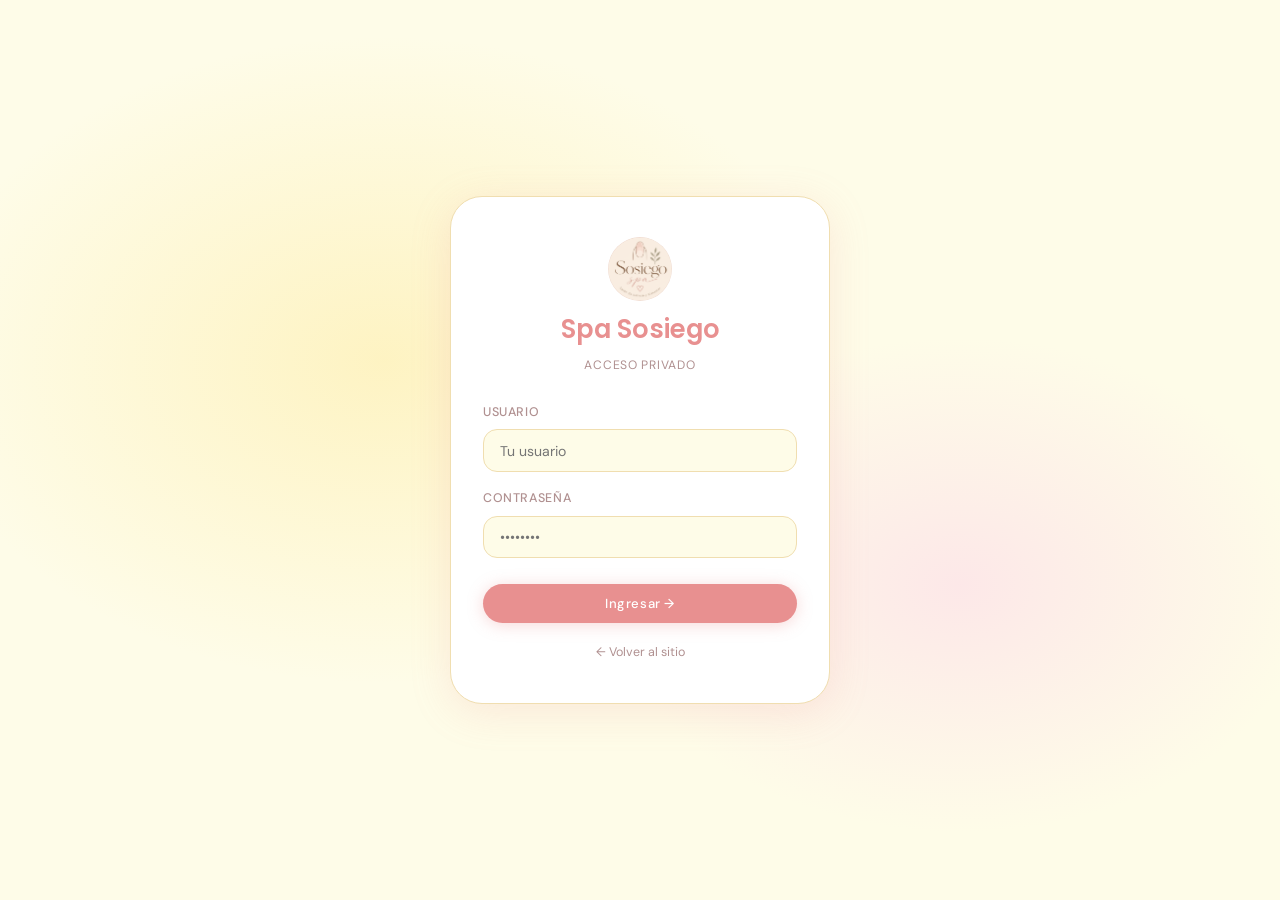
<file: admin/index.html>
<!DOCTYPE html>
<html lang="es" data-theme="light">
<head>
  <meta charset="UTF-8" />
  <meta name="viewport" content="width=device-width, initial-scale=1.0, viewport-fit=cover" />
  <title>Admin — Spa Sosiego</title>
  <link rel="icon" href="../assets/logo.png" />
  <link rel="stylesheet" href="../shared/css/tokens.css" />
  <link rel="stylesheet" href="../style.css" />
  <link rel="stylesheet" href="style.css" />
</head>
<body>

<!-- ══ LOGIN ══════════════════════════════════════════════ -->
<div id="loginPage">
  <div class="login-wrap">
    <div class="login-card">
      <div class="login-logo">✦ <span>Spa Sosiego</span></div>
      <p class="login-sub">Acceso privado</p>
      <div class="login-error" id="loginError">Usuario o contraseña incorrectos</div>
      <form id="loginForm" autocomplete="off">
        <div class="form-group" style="text-align:left">
          <label>Usuario</label>
          <input type="text" id="loginUser" placeholder="Tu usuario" autocomplete="username">
        </div>
        <div class="form-group" style="text-align:left">
          <label>Contraseña</label>
          <input type="password" id="loginPass" placeholder="••••••••" autocomplete="current-password">
        </div>
        <button type="submit" class="btn btn-primary" style="width:100%;margin-top:.5rem">Ingresar →</button>
      </form>
      <p style="margin-top:1.25rem;font-size:.78rem">
        <a href="../index.html" style="color:var(--text-muted)">← Volver al sitio</a>
      </p>
    </div>
  </div>
</div>

<!-- ══ ADMIN PAGE ══════════════════════════════════════════ -->
<div id="adminPage" class="admin-page" style="display:none">

  <!-- Top bar -->
  <header class="admin-topbar">
    <div class="topbar-left">
      <button class="menu-btn" id="menuBtn" aria-label="Menú">
        <span></span><span></span><span></span>
      </button>
      <div class="topbar-logo"></div>
    </div>
    <div class="topbar-right">
      <button class="topbar-theme-btn" id="topbarThemeBtn" onclick="toggleTheme()" aria-label="Cambiar tema">
        <span id="topbarThemeIcon"></span>
      </button>
    </div>
  </header>

  <!-- Drawer overlay -->
  <div class="drawer-overlay" id="drawerOverlay"></div>

  <!-- Drawer lateral -->
  <nav class="admin-drawer" id="adminDrawer">
    <div class="drawer-section">
      <div class="drawer-label">General</div>
      <div class="drawer-item active" data-sec="inicio" onclick="irA('inicio')">
        <span class="di-icon"><svg viewBox="0 0 24 24" fill="none" stroke="currentColor" stroke-width="2" stroke-linecap="round" stroke-linejoin="round"><path d="M3 11.5 12 4l9 7.5"/><path d="M5.5 10v9a1 1 0 0 0 1 1h11a1 1 0 0 0 1-1v-9"/><path d="M9.5 20v-6h5v6"/></svg></span> Inicio
      </div>
    </div>
    <div class="drawer-section">
      <div class="drawer-label">Gestión</div>
      <div class="drawer-item" data-sec="turnos" onclick="irA('turnos')">
        <span class="di-icon"><svg viewBox="0 0 24 24" fill="none" stroke="currentColor" stroke-width="2" stroke-linecap="round" stroke-linejoin="round"><rect x="3.5" y="5" width="17" height="15.5" rx="2.5"/><path d="M3.5 9.5h17"/><path d="M8 3v3.2"/><path d="M16 3v3.2"/></svg></span> Turnos
        <span class="di-badge" id="turnosBadge" style="display:none"></span>
      </div>
      <div class="drawer-item" data-sec="clientes" onclick="irA('clientes')">
        <span class="di-icon"><svg viewBox="0 0 24 24" fill="none" stroke="currentColor" stroke-width="2" stroke-linecap="round" stroke-linejoin="round"><circle cx="12" cy="8" r="3.6"/><path d="M4.5 20c0-4.1 3.4-6.5 7.5-6.5s7.5 2.4 7.5 6.5"/></svg></span> Clientes
      </div>
      <div class="drawer-item" data-sec="agenda" onclick="irA('agenda')">
        <span class="di-icon"><svg viewBox="0 0 24 24" fill="none" stroke="currentColor" stroke-width="2" stroke-linecap="round" stroke-linejoin="round"><line x1="4" y1="7" x2="20" y2="7"/><circle cx="14.5" cy="7" r="2"/><line x1="4" y1="13" x2="20" y2="13"/><circle cx="8.5" cy="13" r="2"/><line x1="4" y1="19" x2="20" y2="19"/><circle cx="16.5" cy="19" r="2"/></svg></span> Mi Agenda
      </div>
      <div class="drawer-item" data-sec="caja" onclick="irA('caja')">
        <span class="di-icon"><svg viewBox="0 0 24 24" fill="none" stroke="currentColor" stroke-width="2" stroke-linecap="round" stroke-linejoin="round"><rect x="2.5" y="6" width="19" height="14" rx="2.2"/><path d="M2.5 10.2h19"/><circle cx="16.7" cy="14.5" r="1.15" fill="currentColor" stroke="none"/></svg></span> Caja
      </div>
    </div>
    <div class="drawer-section">
      <div class="drawer-label">Inventario</div>
      <div class="drawer-item" data-sec="inventario" onclick="irA('inventario')">
        <span class="di-icon"><svg viewBox="0 0 24 24" fill="none" stroke="currentColor" stroke-width="2" stroke-linecap="round" stroke-linejoin="round"><path d="M21 7.5 12 3 3 7.5l9 4.5 9-4.5Z"/><path d="M3 7.5v9L12 21l9-4.5v-9"/><path d="M12 12v9"/></svg></span> Productos
      </div>
    </div>
    <div class="drawer-section">
      <div class="drawer-label">Sistema</div>
      <div class="drawer-item" onclick="toggleTheme()">
        <span class="di-icon" id="drawerThemeIcon"></span> <span id="drawerThemeLabel">Modo oscuro</span>
      </div>
      <div class="drawer-item" onclick="forzarSync()">
        <span class="di-icon"><svg viewBox="0 0 24 24" fill="none" stroke="currentColor" stroke-width="2" stroke-linecap="round" stroke-linejoin="round"><path d="M3 12a9 9 0 0 1 15.4-6.4L21 8"/><path d="M21 4v4h-4"/><path d="M21 12a9 9 0 0 1-15.4 6.4L3 16"/><path d="M3 20v-4h4"/></svg></span> Sincronizar
      </div>
      <div class="drawer-item" onclick="limpiarCache()">
        <span class="di-icon"><svg viewBox="0 0 24 24" fill="none" stroke="currentColor" stroke-width="2" stroke-linecap="round" stroke-linejoin="round"><path d="M4 7h16"/><path d="M9 7V4.5a1 1 0 0 1 1-1h4a1 1 0 0 1 1 1V7"/><path d="M6 7l1 12.5a2 2 0 0 0 2 1.5h6a2 2 0 0 0 2-1.5L18 7"/><line x1="10" y1="11" x2="10" y2="17"/><line x1="14" y1="11" x2="14" y2="17"/></svg></span> Vaciar caché
      </div>
      <div class="drawer-item" onclick="doLogout()">
        <span class="di-icon"><svg viewBox="0 0 24 24" fill="none" stroke="currentColor" stroke-width="2" stroke-linecap="round" stroke-linejoin="round"><path d="M9 21H5a2 2 0 0 1-2-2V5a2 2 0 0 1 2-2h4"/><path d="M16 17l5-5-5-5"/><path d="M21 12H9"/></svg></span> Salir
      </div>
    </div>
    <div class="drawer-section">
      <div class="drawer-label">Próximamente</div>
      <div class="drawer-item future"><span class="di-icon"><svg viewBox="0 0 24 24" fill="none" stroke="currentColor" stroke-width="2" stroke-linecap="round" stroke-linejoin="round"><rect x="3" y="4.5" width="18" height="15.5" rx="2"/><circle cx="8.5" cy="10" r="1.4" fill="currentColor" stroke="none"/><path d="M3 16l5-4.5 4 3.5 3-2.5 6 5.5"/></svg></span> Galería<span class="coming">pronto</span></div>
      <div class="drawer-item future"><span class="di-icon"><svg viewBox="0 0 24 24" fill="none" stroke="currentColor" stroke-width="2" stroke-linecap="round" stroke-linejoin="round"><path d="M14 3H7a2 2 0 0 0-2 2v14a2 2 0 0 0 2 2h10a2 2 0 0 0 2-2V8z"/><path d="M14 3v5h5"/><path d="M9 13h6"/><path d="M9 17h6"/></svg></span> Blog<span class="coming">pronto</span></div>
      <div class="drawer-item future"><span class="di-icon"><svg viewBox="0 0 24 24" fill="none" stroke="currentColor" stroke-width="2" stroke-linecap="round" stroke-linejoin="round"><circle cx="12" cy="12" r="3"/><path d="M19.4 15a1.65 1.65 0 0 0 .33 1.82l.06.06a2 2 0 1 1-2.83 2.83l-.06-.06a1.65 1.65 0 0 0-1.82-.33 1.65 1.65 0 0 0-1 1.51V21a2 2 0 0 1-4 0v-.09A1.65 1.65 0 0 0 9 19.4a1.65 1.65 0 0 0-1.82.33l-.06.06a2 2 0 1 1-2.83-2.83l.06-.06a1.65 1.65 0 0 0 .33-1.82A1.65 1.65 0 0 0 3 13.09H3a2 2 0 0 1 0-4h.09A1.65 1.65 0 0 0 4.6 9a1.65 1.65 0 0 0-.33-1.82l-.06-.06a2 2 0 1 1 2.83-2.83l.06.06a1.65 1.65 0 0 0 1.82.33H9a1.65 1.65 0 0 0 1-1.51V3a2 2 0 0 1 4 0v.09a1.65 1.65 0 0 0 1 1.51 1.65 1.65 0 0 0 1.82-.33l.06-.06a2 2 0 1 1 2.83 2.83l-.06.06a1.65 1.65 0 0 0-.33 1.82V9a1.65 1.65 0 0 0 1.51 1H21a2 2 0 0 1 0 4h-.09a1.65 1.65 0 0 0-1.51 1z"/></svg></span> Configuración<span class="coming">pronto</span></div>
    </div>
    <div style="padding:1.25rem;margin-top:auto">
      <a href="../index.html" target="_blank" class="btn btn-outline btn-sm" style="width:100%;justify-content:center">Ver sitio →</a>
    </div>
  </nav>

  <!-- Contenido principal -->
  <main class="admin-main">

    <!-- INICIO -->
    <div class="admin-section active" id="sec-inicio">
      <h2 class="section-title" id="inicioSaludo" style="margin-bottom:0">¡Buen día, Gise! 👋</h2>
      <p class="section-subtitle">Así está Spa Sosiego hoy</p>

      <div class="inicio-fecha-bar">
        <span id="inicioFechaHoy"></span>
        <span class="inicio-fecha-pill">📅 Hoy</span>
      </div>

      <div class="inicio-stats-grid">
        <div class="inicio-stat-card">
          <div class="inicio-stat-top"><span>Turnos hoy</span><span class="inicio-stat-icon">📅</span></div>
          <div class="inicio-stat-num" id="stTurnosHoy">—</div>
          <div class="inicio-stat-sub inicio-stat-sub-accent" id="stTurnosHoySub"></div>
        </div>
        <div class="inicio-stat-card" id="inicioCajaHoyCard" onclick="cajaHoyTileClick()">
          <div class="inicio-stat-top"><span>Caja hoy</span><span class="inicio-stat-icon">💲</span></div>
          <div class="inicio-stat-num" id="stCajaHoy">—</div>
          <div class="inicio-stat-sub inicio-stat-sub-accent" id="stCajaHoySub"></div>
        </div>
        <div class="inicio-stat-card" id="inicioResultadoMesCard" onclick="abrirResumenMes()">
          <div class="inicio-stat-top"><span>Resultado mes</span><span class="inicio-stat-icon">📈</span></div>
          <div class="inicio-stat-num" id="stIngresosMes">—</div>
          <div class="inicio-stat-sub" id="stIngresosMesSub"></div>
        </div>
        <div class="inicio-stat-card">
          <div class="inicio-stat-top"><span>Stock bajo</span><span class="inicio-stat-icon">⚠</span></div>
          <div class="inicio-stat-num" id="stStockBajo">—</div>
          <div class="inicio-stat-sub">Productos</div>
        </div>
      </div>

      <div class="inicio-factura-card" id="inicioFacturaCard" onclick="abrirControlFacturacion()">
        <div class="inicio-stat-top"><span>Control de facturación</span><span class="inicio-stat-icon">🧾</span></div>
        <div class="inicio-factura-montos">
          <span class="inicio-factura-monto-actual" id="cfMontoMes">—</span>
          <span class="inicio-factura-monto-ref" id="cfRefMes"></span>
        </div>
        <div class="inicio-factura-bar-track">
          <div class="inicio-factura-bar-fill" id="cfBarraMes"></div>
        </div>
        <div class="inicio-stat-sub" id="cfSubMes"></div>
      </div>

      <div class="panel-card">
        <div class="panel-card-header">
          <h3>Próximos turnos</h3>
          <button class="btn btn-outline btn-sm" onclick="irA('turnos')">Ver todos →</button>
        </div>
        <div class="panel-card-body"><ul class="today-list" id="listProximos"></ul></div>
      </div>

      <button class="btn btn-primary" style="width:100%;padding:.85rem;font-size:.95rem;margin-top:.25rem" onclick="irA('turnos')">Ver agenda completa 📅</button>
    </div>

    <!-- TURNOS -->
    <div class="admin-section" id="sec-turnos">
      <h2 class="section-title">Turnos</h2>
      <p class="section-subtitle">Gestioná las reservas de tus clientes</p>
      <div class="panel-card">
        <div class="panel-card-header">
          <h3>Reservas</h3>
          <div class="panel-card-header-actions">
            <button class="btn btn-outline btn-sm" onclick="abrirModalNuevoTurno()">＋ Nuevo turno</button>
            <button class="btn btn-primary btn-sm turnos-sync-btn" id="btnSincronizarTurnos" onclick="sincronizarTurnos()">
              <svg viewBox="0 0 24 24" fill="none" stroke="currentColor" stroke-width="2" stroke-linecap="round" stroke-linejoin="round"><path d="M3 12a9 9 0 0 1 15.4-6.4L21 8"/><path d="M21 4v4h-4"/><path d="M21 12a9 9 0 0 1-15.4 6.4L3 16"/><path d="M3 20v-4h4"/></svg>
              Actualizar turnos
            </button>
          </div>
        </div>
        <div class="turnos-date-nav">
          <button class="tdn-arrow" onclick="moverFechaTurnos(-1)" aria-label="Día anterior">‹</button>
          <div class="tdn-fecha" id="tdnFecha" onclick="irAHoyTurnos()"></div>
          <button class="tdn-arrow" onclick="moverFechaTurnos(1)" aria-label="Día siguiente">›</button>
        </div>
        <div class="panel-card-body" style="padding-bottom:0">
          <div class="chip-grid scrollable" id="turnosChips" style="margin-bottom:1.1rem"></div>
        </div>
        <div class="turnos-list" id="turnosBody"></div>
      </div>
    </div>

    <!-- CLIENTES -->
    <div class="admin-section" id="sec-clientes">
      <h2 class="section-title">Clientes</h2>
      <p class="section-subtitle">Buscá una clienta para ver su ficha</p>
      <div style="display:flex;gap:.5rem;margin-bottom:.75rem">
        <button type="button" id="clientesTabActivos" class="toggle-vis-btn active-vis" onclick="setFiltroClientes(true)">Activos</button>
        <button type="button" id="clientesTabInactivos" class="toggle-vis-btn" onclick="setFiltroClientes(false)">Inactivos</button>
      </div>
      <div style="display:flex;gap:.6rem;align-items:center;flex-wrap:wrap;margin-bottom:1rem">
        <input type="text" class="input-sm" id="clientesBuscar"
          placeholder="Buscar por nombre, apellido, teléfono o mail…"
          style="flex:1;min-width:180px"
          oninput="renderClientes()">
      </div>
      <div id="clientesLista" class="clientes-lista"></div>
    </div>

    <!-- AGENDA -->
    <div class="admin-section" id="sec-agenda">
      <h2 class="section-title">Mi Agenda</h2>
      <p class="section-subtitle">Configurá tu disponibilidad</p>
      <div class="config-lista">
        <div class="config-row" onclick="abrirModalAgendaHorarios()">
          <div class="config-row-icon">🕐</div>
          <div class="config-row-body">
            <div class="config-row-title">Horarios por día</div>
            <div class="config-row-sub" id="resumenHorarios">—</div>
          </div>
          <div class="config-row-arrow">›</div>
        </div>
        <div class="config-row" onclick="abrirModalAgendaPeriodo()">
          <div class="config-row-icon">📆</div>
          <div class="config-row-body">
            <div class="config-row-title">Período de reservas</div>
            <div class="config-row-sub" id="resumenPeriodo">—</div>
          </div>
          <div class="config-row-arrow">›</div>
        </div>
        <div class="config-row" onclick="abrirModalAgendaDuraciones()">
          <div class="config-row-icon">⏱</div>
          <div class="config-row-body">
            <div class="config-row-title">Duración por servicio</div>
            <div class="config-row-sub" id="resumenDuraciones">—</div>
          </div>
          <div class="config-row-arrow">›</div>
        </div>
        <div class="config-row" onclick="abrirModalAgendaPrecios()">
          <div class="config-row-icon">💲</div>
          <div class="config-row-body">
            <div class="config-row-title">Precios de servicios</div>
            <div class="config-row-sub" id="resumenPrecios">—</div>
          </div>
          <div class="config-row-arrow">›</div>
        </div>
        <div class="config-row" onclick="abrirModalAgendaBloqueos()">
          <div class="config-row-icon">🚫</div>
          <div class="config-row-body">
            <div class="config-row-title">Bloquear fechas</div>
            <div class="config-row-sub" id="resumenBloqueos">—</div>
          </div>
          <div class="config-row-arrow">›</div>
        </div>
        <div class="config-row" onclick="abrirModalSena()">
          <div class="config-row-icon">💳</div>
          <div class="config-row-body">
            <div class="config-row-title">Seña y reservas</div>
            <div class="config-row-sub" id="resumenSena">—</div>
          </div>
          <div class="config-row-arrow">›</div>
        </div>
      </div>
    </div>

    <!-- INVENTARIO -->
    <div class="admin-section" id="sec-inventario">
      <div style="margin-bottom:1.1rem">
        <h2 class="section-title" style="margin-bottom:.2rem">Inventario</h2>
        <p class="section-subtitle" style="margin-bottom:0">Productos con foto, stock y visibilidad</p>
      </div>
      <input type="text" class="input-sm" id="invBuscar"
        placeholder="Buscar por nombre o marca…"
        style="width:100%;margin-bottom:.75rem"
        oninput="renderInventario()">
      <div style="display:flex;gap:.6rem;margin-bottom:1rem">
        <button class="inv-action-btn" onclick="abrirModalCategorias()">
          <svg viewBox="0 0 24 24" fill="none" stroke="currentColor" stroke-width="2" stroke-linecap="round" stroke-linejoin="round"><path d="M20.4 12.6 12.6 4.8a2 2 0 0 0-1.4-.6H5a1 1 0 0 0-1 1v6.2a2 2 0 0 0 .6 1.4l7.8 7.8a2 2 0 0 0 2.8 0l5.2-5.2a2 2 0 0 0 0-2.8Z"/><circle cx="8" cy="8" r="1.2" fill="currentColor" stroke="none"/></svg>
          Categorías
        </button>
        <button class="inv-action-btn" onclick="abrirModalPDF()">
          <svg viewBox="0 0 24 24" fill="none" stroke="currentColor" stroke-width="2" stroke-linecap="round" stroke-linejoin="round"><path d="M14 3H7a2 2 0 0 0-2 2v14a2 2 0 0 0 2 2h10a2 2 0 0 0 2-2V8z"/><path d="M14 3v5h5"/><path d="M9 13h6"/><path d="M9 17h6"/></svg>
          Exportar PDF
        </button>
      </div>
      <div class="chip-grid scrollable" id="invTabs" style="margin-bottom:1rem"></div>
      <div class="vis-filtro-wrap" style="margin-bottom:1rem">
        <button class="vis-filtro-btn active" data-vis="" onclick="setVisFiltro('')">Todos</button>
        <button class="vis-filtro-btn" data-vis="publico" onclick="setVisFiltro('publico')">👁 Públicos</button>
        <button class="vis-filtro-btn" data-vis="privado" onclick="setVisFiltro('privado')">🔒 Privados</button>
      </div>
      <div class="stock-alerta" id="stockAlerta">
        <p>⚠ Productos con stock bajo:</p>
        <div class="stock-alerta-lista" id="stockAlertaLista"></div>
      </div>
      <div id="invGrid" class="inv-grid"></div>
    </div>

    <!-- CAJA -->
    <div class="admin-section" id="sec-caja">
      <h2 class="section-title">Caja</h2>
      <p class="section-subtitle">Cobros, gastos y cierre del día</p>

      <!-- Cartel: caja que se cerró sola a medianoche y todavía no tiene el efectivo contado -->
      <div id="cajaAvisoCierreAuto"></div>

      <!-- Resumen diario, filtrado por fecha (independiente de si la caja
           de HOY está abierta o cerrada — muestra cualquier día, incluidos
           los ya cerrados/liquidados) -->
      <div class="panel-card" style="margin-bottom:1.25rem">
        <div class="panel-card-header"><h3>Resumen diario</h3></div>
        <div class="turnos-date-nav">
          <button class="tdn-arrow" onclick="moverFechaCaja(-1)" aria-label="Día anterior">‹</button>
          <div class="tdn-fecha" id="cdnFecha" onclick="irAHoyCaja()"></div>
          <button class="tdn-arrow" onclick="moverFechaCaja(1)" aria-label="Día siguiente">›</button>
        </div>
        <div class="panel-card-body">
          <div class="caja-resumen-dia-totales">
            <div class="crd-box crd-ingresos"><span>Ingresos</span><strong id="crdIngresos" class="monto-caja">—</strong></div>
            <div class="crd-box crd-egresos"><span>Egresos</span><strong id="crdEgresos" class="monto-caja">—</strong></div>
          </div>
          <div class="crd-neto-box">
            <span>Neto</span>
            <span style="display:flex;align-items:center;justify-content:center;gap:.4rem">
              <strong id="crdNeto" class="monto-caja">—</strong>
              <button type="button" class="caja-ojo-btn" onclick="toggleMontosCaja()" id="cajaOjoBtn" title="Mostrar/ocultar montos"><svg viewBox="0 0 24 24" fill="none" stroke="currentColor" stroke-width="2" stroke-linecap="round" stroke-linejoin="round"><path d="M1.5 12S5.5 4.5 12 4.5 22.5 12 22.5 12 18.5 19.5 12 19.5 1.5 12 1.5 12Z"/><circle cx="12" cy="12" r="3"/></svg></button>
            </span>
          </div>
          <div id="cajaResumenDiaDesglose" style="margin-top:1rem"></div>
          <ul class="today-list" id="cajaResumenDiaMovs" style="margin-top:.75rem"></ul>
        </div>
      </div>

      <!-- Caja cerrada -->
      <div id="cajaCerradaWrap" style="display:none">
        <div class="panel-card">
          <div class="panel-card-body" style="text-align:center;padding:2.5rem 1.5rem">
            <p style="font-size:.86rem;color:var(--text-muted);margin-bottom:1.25rem">No hay una caja abierta.</p>
            <button class="btn btn-primary" onclick="mostrarFormAbrirCaja()" style="padding:.9rem 2rem;font-size:.95rem">Abrir caja</button>
            <div id="formAbrirCaja" style="display:none;margin-top:1.5rem;max-width:280px;margin-left:auto;margin-right:auto;text-align:left">
              <div class="form-group">
                <label>Saldo inicial (efectivo)</label>
                <input type="number" id="cajaSaldoInicial" min="0" step="0.01" placeholder="0.00">
              </div>
              <div class="form-group">
                <label>Saldo en Mercado Pago <span style="color:var(--text-muted);font-weight:400">(opcional)</span></label>
                <input type="number" id="cajaMpInicial" min="0" step="0.01" placeholder="0.00">
              </div>
              <button class="btn btn-primary" style="width:100%;margin-top:.5rem" onclick="confirmarAbrirCaja()">Confirmar apertura</button>
            </div>
          </div>
        </div>
      </div>

      <!-- Caja abierta — solo el estado ("Caja abierta desde las..." +
           saldo inicial) y "Cerrar caja". Los totales/desglose/movimientos
           del día ya están en "Resumen diario" de arriba (que además cruza
           todas las sesiones, no solo esta), así que no se repiten acá. -->
      <div id="cajaAbiertaWrap" style="display:none">
        <div class="panel-card">
          <div class="panel-card-body" id="cajaEstadoInfo" style="font-size:.86rem;color:var(--text-muted)"></div>
        </div>
        <!-- El "+" central de la barra inferior ya registra un pago desde
             cualquier pantalla (incluida esta) — un segundo botón flotante
             acá arriba era el mismo botón dos veces. Se sacó para que
             "Cerrar caja" quede como la única acción al pie, clara. -->
        <div class="caja-cerrar-sticky">
          <button class="btn btn-primary" style="width:100%" onclick="abrirModalCierreCaja()">Cerrar caja</button>
        </div>
      </div>
    </div>

  </main>

  <!-- Navegación inferior fija (mobile) -->
  <nav class="admin-bottom-nav" id="adminBottomNav">
    <button class="bn-item" data-sec="inicio" onclick="irA('inicio')">
      <span class="bn-icon"><svg viewBox="0 0 24 24" fill="none" stroke="currentColor" stroke-width="2" stroke-linecap="round" stroke-linejoin="round"><path d="M3 11.5 12 4l9 7.5"/><path d="M5.5 10v9a1 1 0 0 0 1 1h11a1 1 0 0 0 1-1v-9"/><path d="M9.5 20v-6h5v6"/></svg></span><span class="bn-label">Inicio</span>
    </button>
    <button class="bn-item" data-sec="turnos" onclick="irA('turnos')">
      <span class="bn-icon"><svg viewBox="0 0 24 24" fill="none" stroke="currentColor" stroke-width="2" stroke-linecap="round" stroke-linejoin="round"><rect x="3.5" y="5" width="17" height="15.5" rx="2.5"/><path d="M3.5 9.5h17"/><path d="M8 3v3.2"/><path d="M16 3v3.2"/></svg></span><span class="bn-label">Turnos</span>
    </button>
    <button class="bn-fab" id="bnFab" onclick="abrirActionSheet()" aria-label="Acciones rápidas">+</button>
    <button class="bn-item" data-sec="caja" onclick="irA('caja')">
      <span class="bn-icon"><svg viewBox="0 0 24 24" fill="none" stroke="currentColor" stroke-width="2" stroke-linecap="round" stroke-linejoin="round"><rect x="2.5" y="6" width="19" height="14" rx="2.2"/><path d="M2.5 10.2h19"/><circle cx="16.7" cy="14.5" r="1.15" fill="currentColor" stroke="none"/></svg></span><span class="bn-label">Caja</span>
    </button>
    <button class="bn-item" id="bnMas">
      <span class="bn-icon"><svg viewBox="0 0 24 24" fill="none" stroke="currentColor" stroke-width="2" stroke-linecap="round" stroke-linejoin="round"><circle cx="12" cy="12" r="3"/><path d="M19.4 15a1.65 1.65 0 0 0 .33 1.82l.06.06a2 2 0 1 1-2.83 2.83l-.06-.06a1.65 1.65 0 0 0-1.82-.33 1.65 1.65 0 0 0-1 1.51V21a2 2 0 0 1-4 0v-.09A1.65 1.65 0 0 0 9 19.4a1.65 1.65 0 0 0-1.82.33l-.06.06a2 2 0 1 1-2.83-2.83l.06-.06a1.65 1.65 0 0 0 .33-1.82A1.65 1.65 0 0 0 3 13.09H3a2 2 0 0 1 0-4h.09A1.65 1.65 0 0 0 4.6 9a1.65 1.65 0 0 0-.33-1.82l-.06-.06a2 2 0 1 1 2.83-2.83l.06.06a1.65 1.65 0 0 0 1.82.33H9a1.65 1.65 0 0 0 1-1.51V3a2 2 0 0 1 4 0v.09a1.65 1.65 0 0 0 1 1.51 1.65 1.65 0 0 0 1.82-.33l.06-.06a2 2 0 1 1 2.83 2.83l-.06.06a1.65 1.65 0 0 0-.33 1.82V9a1.65 1.65 0 0 0 1.51 1H21a2 2 0 0 1 0 4h-.09a1.65 1.65 0 0 0-1.51 1z"/></svg></span><span class="bn-label">Más</span>
    </button>
  </nav>
</div>

<!-- ACTION SHEET: "+" central de la barra inferior -->
<div class="sheet-overlay" id="actionSheet" onclick="if(event.target===this) cerrarActionSheet()">
  <div class="sheet-box">
    <div class="sheet-handle"></div>
    <button class="sheet-option" onclick="accionRapida('cobrar')">
      <span class="sheet-icon">💰</span> Registrar pago
    </button>
    <button class="sheet-option" onclick="accionRapida('turno')">
      <span class="sheet-icon">📅</span> Nuevo turno
    </button>
    <button class="sheet-option" onclick="accionRapida('cliente')">
      <span class="sheet-icon">👤</span> Nuevo cliente
    </button>
    <button class="sheet-option" onclick="accionRapida('producto')">
      <span class="sheet-icon">📦</span> Nuevo producto
    </button>
    <button class="sheet-cancel" onclick="cerrarActionSheet()">Cancelar</button>
  </div>
</div>

<!-- MODAL ABRIR CAJA (desde Inicio, sin salir del dashboard) -->
<div class="modal-overlay" id="modalAbrirCajaInicio">
  <div class="modal-box" style="max-width:340px">
    <div class="modal-header">
      <h3>Abrir caja</h3>
      <button class="modal-close" onclick="cerrarModal('modalAbrirCajaInicio')">×</button>
    </div>
    <div class="form-group">
      <label>Saldo inicial (efectivo)</label>
      <input type="number" id="inicioCajaSaldoInicial" min="0" step="0.01" placeholder="0.00">
    </div>
    <div class="form-group">
      <label>Saldo en Mercado Pago <span style="color:var(--text-muted);font-weight:400">(opcional)</span></label>
      <input type="number" id="inicioCajaMpInicial" min="0" step="0.01" placeholder="0.00">
    </div>
    <div style="display:flex;gap:.6rem;margin-top:.75rem">
      <button class="btn btn-primary" style="flex:1" onclick="confirmarAbrirCajaInicio()">Confirmar apertura</button>
      <button class="btn btn-outline" onclick="cerrarModal('modalAbrirCajaInicio')">Cancelar</button>
    </div>
  </div>
</div>

<!-- MODAL MOVIMIENTO DE CAJA (también se reusa para Editar movimiento) -->
<div class="modal-overlay" id="modalMovimientoCaja">
  <div class="modal-box" style="max-width:400px">
    <div class="modal-header">
      <h3 id="modalMovimientoCajaTitulo">Nuevo movimiento</h3>
      <button class="modal-close" onclick="cerrarModalMovimiento()">×</button>
    </div>
    <div class="form-group" id="mvTipoWrap">
      <label>Tipo</label>
      <div style="display:flex;gap:.5rem;margin-top:.3rem">
        <button type="button" id="mvTipoIngreso" class="toggle-vis-btn active-vis" onclick="setMovTipo('ingreso')">↑ Ingreso</button>
        <button type="button" id="mvTipoEgreso" class="toggle-vis-btn" onclick="setMovTipo('egreso')">↓ Egreso</button>
      </div>
      <input type="hidden" id="mvTipo" value="ingreso">
    </div>
    <div class="form-group" id="mvClienteWrap" style="position:relative">
      <label>Cliente <span style="color:var(--accent)">*</span></label>
      <input type="text" id="mvClienteNombre" placeholder="Buscar por nombre…" autocomplete="off"
             oninput="mvBuscarCliente()" onfocus="mvBuscarCliente()" onblur="mvOcultarResultadosCliente()">
      <input type="hidden" id="mvClienteId" value="">
      <input type="hidden" id="mvClienteTelefono" value="">
      <input type="hidden" id="mvClienteMail" value="">
      <div id="mvClienteResultados" class="cliente-resultados"></div>
      <small style="display:block;margin-top:.35rem;color:var(--text-muted);font-size:.75rem">Elegí un cliente de la lista de resultados — es obligatorio para un ingreso. Si es clienta nueva, cargala primero en Clientes.</small>
    </div>
    <!-- Decisión de facturación: solo aplica a ingresos nuevos, no a
         edición (ver abrirEditarMovimiento, que oculta este bloque) ni
         a egresos (ver setMovTipo). Apagado por defecto. -->
    <div class="form-group" id="mvFacturaWrap">
      <label>Facturación</label>
      <div style="display:flex;gap:.5rem;margin-top:.3rem">
        <button type="button" id="mvFacturarSi" class="toggle-vis-btn" onclick="_setFacturar('mv', true)">🧾 Emitir factura</button>
        <button type="button" id="mvFacturarNo" class="toggle-vis-btn active-vis" onclick="_setFacturar('mv', false)">Sin factura</button>
      </div>
      <input type="hidden" id="mvFacturar" value="">
    </div>
    <div class="form-group">
      <label>Importe</label>
      <input type="number" id="mvImporte" min="0" step="0.01" placeholder="0.00">
    </div>
    <div class="form-group">
      <label>Método de pago</label>
      <div class="chip-grid" id="mvMetodoChips"></div>
      <input type="hidden" id="mvMetodo" value="">
    </div>
    <div class="form-group" id="mvCuentaWrap" style="display:none">
      <label>Cuenta destino</label>
      <select id="mvCuentaSelect" onchange="_cuentaSelectCambio('mv')"></select>
      <div id="mvCuentaOtroWrap" style="display:none;margin-top:.5rem">
        <input type="text" id="mvCuentaOtro" placeholder="Nombre de la cuenta" oninput="_cuentaOtroInput('mv')">
      </div>
      <input type="hidden" id="mvCuenta" value="">
    </div>
    <div class="form-group">
      <label>Concepto</label>
      <input type="text" id="mvConcepto" placeholder="Ej: Compra de esmaltes">
    </div>
    <div style="display:flex;gap:.6rem;margin-top:.75rem">
      <button class="btn btn-primary" style="flex:1" id="mvConfirmarBtn" onclick="confirmarMovimientoCaja()">Confirmar</button>
      <button class="btn btn-outline" onclick="cerrarModalMovimiento()">Cancelar</button>
    </div>
  </div>
</div>

<!-- MODAL DETALLE DE MOVIMIENTO — se abre al tocar una fila de
     Movimientos (no los botones editar/eliminar, que actúan directo) -->
<div class="modal-overlay" id="modalDetalleMovimiento">
  <div class="modal-box" style="max-width:380px">
    <div class="modal-header">
      <h3 id="dmTitulo">Detalle</h3>
      <button class="modal-close" onclick="cerrarModal('modalDetalleMovimiento')">×</button>
    </div>
    <div id="dmCuerpo"></div>
    <div id="dmFacturaBloque"></div>
    <div style="display:flex;gap:.6rem;margin-top:1rem">
      <button class="btn btn-sm caja-mov-btn-editar" style="flex:1" id="dmEditarBtn">✎ Editar</button>
      <button class="btn btn-sm caja-mov-btn-eliminar" style="flex:1" id="dmEliminarBtn">🗑 Eliminar</button>
    </div>
  </div>
</div>

<!-- MODAL COBRAR TURNO -->
<div class="modal-overlay" id="modalCobrar">
  <div class="modal-box" style="max-width:420px">
    <div class="modal-header">
      <h3>Cobrar turno</h3>
      <button class="modal-close" onclick="cerrarModal('modalCobrar')">×</button>
    </div>
    <input type="hidden" id="cbTurnoId">
    <input type="hidden" id="cbClienteId">
    <p id="cbServicioInfo" style="font-size:.84rem;color:var(--text-muted);margin-bottom:1rem"></p>
    <div class="form-group">
      <label>Cliente</label>
      <input type="text" id="cbNombre" placeholder="Nombre">
    </div>
    <div style="display:grid;grid-template-columns:1fr 1fr;gap:.75rem">
      <div class="form-group">
        <label>Teléfono</label>
        <input type="text" id="cbTelefono" placeholder="Opcional">
      </div>
      <div class="form-group">
        <label>Mail</label>
        <input type="email" id="cbMail" placeholder="Opcional">
      </div>
    </div>
    <!-- Turno con seña pagada online (se llena desde caja.js solo si el servidor confirma la seña) -->
    <div id="cbSenaBox" style="display:none;margin-bottom:.9rem;padding:.7rem .85rem;border:1px solid var(--border);border-radius:10px">
      <div style="font-size:.76rem;color:var(--text-muted)">Seña ya pagada online</div>
      <div style="font-size:1.1rem;font-weight:700"><span id="cbSenaMonto"></span> <small id="cbSenaInfo" style="font-weight:400;color:var(--text-muted)"></small></div>
    </div>
    <div class="form-group">
      <label id="cbImporteLabel">Importe</label>
      <input type="number" id="cbImporte" min="0" step="0.01" placeholder="0.00" oninput="_cbActualizarSaldo()">
    </div>
    <div id="cbSaldoBox" style="display:none;margin:-.2rem 0 .9rem;padding:.7rem .85rem;border-radius:10px;background:var(--bg)">
      <div style="font-size:.76rem;color:var(--text-muted)">Falta cobrar</div>
      <div id="cbSaldo" style="font-size:1.35rem;font-weight:700">—</div>
      <div id="cbSaldoAviso" style="font-size:.78rem;color:var(--text-muted);margin-top:.15rem"></div>
    </div>
    <div class="form-group">
      <label>Método de pago</label>
      <div class="chip-grid" id="cbMetodoChips"></div>
      <input type="hidden" id="cbMetodo" value="">
    </div>
    <div class="form-group" id="cbCuentaWrap" style="display:none">
      <label>Cuenta destino</label>
      <select id="cbCuentaSelect" onchange="_cuentaSelectCambio('cb')"></select>
      <div id="cbCuentaOtroWrap" style="display:none;margin-top:.5rem">
        <input type="text" id="cbCuentaOtro" placeholder="Nombre de la cuenta" oninput="_cuentaOtroInput('cb')">
      </div>
      <input type="hidden" id="cbCuenta" value="">
    </div>
    <!-- Decisión de facturación — apagado por defecto; con Mercado Pago/
         Transferencia/Tarjeta, _elegirMetodo() muestra un popup que la
         prende o la deja apagada (ver caja.js). -->
    <div class="form-group" id="cbFacturaWrap">
      <label>Facturación</label>
      <div style="display:flex;gap:.5rem;margin-top:.3rem">
        <button type="button" id="cbFacturarSi" class="toggle-vis-btn" onclick="_setFacturar('cb', true)">🧾 Emitir factura</button>
        <button type="button" id="cbFacturarNo" class="toggle-vis-btn active-vis" onclick="_setFacturar('cb', false)">Sin factura</button>
      </div>
      <input type="hidden" id="cbFacturar" value="">
    </div>
    <div class="form-group">
      <label>Concepto</label>
      <input type="text" id="cbConcepto">
    </div>
    <div style="display:flex;gap:.6rem;margin-top:.75rem">
      <button class="btn btn-primary" style="flex:1" id="cbConfirmarBtn" onclick="confirmarCobro()">Confirmar cobro</button>
      <button class="btn btn-outline" onclick="cerrarModal('modalCobrar')">Cancelar</button>
    </div>
  </div>
</div>

<!-- MODAL CIERRE DE CAJA -->
<div class="modal-overlay" id="modalCierreCaja">
  <div class="modal-box" style="max-width:420px">
    <div class="modal-header">
      <h3>Cerrar caja</h3>
      <button class="modal-close" onclick="cerrarModal('modalCierreCaja')">×</button>
    </div>
    <input type="hidden" id="czSesionId">
    <div class="form-group">
      <label>Efectivo esperado</label>
      <div id="czEsperado" class="monto-caja" style="font-size:1.3rem;font-family:'Cormorant Garamond',serif">—</div>
    </div>
    <div class="form-group">
      <label>Efectivo contado</label>
      <input type="number" id="czContado" min="0" step="0.01" placeholder="0.00" oninput="actualizarDiferenciaCierre()">
    </div>
    <div class="form-group">
      <label>Diferencia</label>
      <div id="czDiferencia" class="monto-caja" style="font-size:1.1rem">—</div>
    </div>
    <!-- Mercado Pago: solo aparece si al abrir la caja se cargó cuánto había en la cuenta -->
    <div id="czMpBloque" style="display:none;border-top:1px solid var(--border);margin-top:.25rem;padding-top:.9rem">
      <div class="form-group">
        <label>Mercado Pago: debería figurar</label>
        <div id="czMpEsperado" class="monto-caja" style="font-size:1.3rem;font-family:'Cormorant Garamond',serif">—</div>
        <p id="czMpNota" style="font-size:.74rem;color:var(--text-muted);margin-top:.3rem"></p>
      </div>
      <div class="form-group">
        <label>Lo que figura hoy en tu cuenta <span style="color:var(--text-muted);font-weight:400">(opcional)</span></label>
        <input type="number" id="czMpContado" min="0" step="0.01" placeholder="0.00" oninput="actualizarDiferenciaMpCierre()">
      </div>
      <div class="form-group">
        <label>Diferencia Mercado Pago</label>
        <div id="czMpDiferencia" class="monto-caja" style="font-size:1.1rem">—</div>
      </div>
    </div>
    <div class="panel-card" style="margin:1rem 0">
      <div class="panel-card-header"><h3 style="font-size:.95rem">Por método / cuenta</h3></div>
      <div class="panel-card-body" id="czDesglose" style="padding:1rem 1.25rem"></div>
    </div>
    <div style="font-size:.86rem;line-height:1.8" id="czTotales"></div>
    <div style="display:flex;gap:.6rem;margin-top:1rem">
      <button class="btn btn-primary" style="flex:1" onclick="pedirConfirmarCierre()">Confirmar cierre</button>
      <button class="btn btn-outline" onclick="cerrarModal('modalCierreCaja')">Cancelar</button>
    </div>
  </div>
</div>

<!-- MODAL RESULTADO DEL CIERRE — se abre solo, apenas se confirma el
     cierre de arriba. El número que Gise realmente necesita: cuánto
     debería haber en cada cuenta. -->
<div class="modal-overlay" id="modalCierreResultado">
  <div class="modal-box" style="max-width:380px">
    <div class="modal-header">
      <h3>✓ Caja cerrada</h3>
      <button class="modal-close" onclick="cerrarModal('modalCierreResultado')">×</button>
    </div>
    <div class="crd-neto-box" style="margin-bottom:.9rem">
      <span>Total del día</span>
      <strong id="crTotalDia" class="monto-caja">—</strong>
    </div>
    <div id="crDetalle"></div>
    <p style="font-size:.78rem;color:var(--text-muted);margin-top:.9rem">Así sabés cuánto debería haber en cada cuenta.</p>
    <div style="display:flex;gap:.6rem;margin-top:1rem">
      <button class="btn btn-primary" style="flex:1" onclick="verDetallesCierre()">Ver detalles</button>
      <button class="btn btn-outline" onclick="cerrarModal('modalCierreResultado')">Cerrar</button>
    </div>
  </div>
</div>

<!-- MODAL RESUMEN DEL MES — se abre desde la tarjeta "Resultado mes"
     de Inicio. A diferencia del desglose de Caja (que neta ingresos y
     egresos en un solo número por método), acá van separados en dos
     listas — es lo que hace falta para ver de un vistazo qué entró y
     qué salió de cada cuenta en todo el mes. -->
<div class="modal-overlay" id="modalResumenMes">
  <div class="modal-box" style="max-width:380px">
    <div class="modal-header">
      <h3 id="rmTitulo">Resultado del mes</h3>
      <button class="modal-close" onclick="cerrarModal('modalResumenMes')">×</button>
    </div>
    <div class="crd-neto-box" style="margin-bottom:.9rem">
      <span>Resultado neto</span>
      <strong id="rmNeto" class="monto-caja">—</strong>
    </div>
    <div style="font-size:.86rem;color:var(--text-muted);font-weight:600;margin:.6rem 0 .3rem">Ingresos</div>
    <div id="rmIngresos"></div>
    <div style="font-size:.86rem;color:var(--text-muted);font-weight:600;margin:.9rem 0 .3rem">Egresos</div>
    <div id="rmEgresos"></div>
    <div style="font-size:.86rem;line-height:1.8;margin-top:.9rem" id="rmTotales"></div>
    <div style="display:flex;gap:.6rem;margin-top:1rem">
      <button class="btn btn-outline" style="flex:1" onclick="cerrarModal('modalResumenMes')">Cerrar</button>
    </div>
  </div>
</div>

<!-- MODAL CONTROL DE FACTURACIÓN (monotributo) -->
<div class="modal-overlay" id="modalControlFacturacion">
  <div class="modal-box" style="max-width:380px">
    <div class="modal-header">
      <h3>🧾 Control de facturación</h3>
      <button class="modal-close" onclick="cerrarModal('modalControlFacturacion')">×</button>
    </div>

    <div class="crd-neto-box" style="margin-bottom:.9rem">
      <span>Últimos 12 meses · Categoría <strong id="cfCategoria">A</strong></span>
      <strong id="cfAcumuladoAnual" class="monto-caja">—</strong>
    </div>

    <div class="inicio-factura-bar-track" style="margin-bottom:.3rem">
      <div class="inicio-factura-bar-fill" id="cfBarraAnual"></div>
    </div>
    <div class="dm-fila"><span id="cfPorcentajeAnualLabel"></span><span></span></div>

    <div class="dm-fila"><span>Límite anual vigente</span><strong id="cfLimiteAnual">—</strong></div>
    <div class="dm-fila"><span>Restante</span><strong id="cfRestante">—</strong></div>

    <div style="border-top:1px solid var(--border);margin:.8rem 0"></div>

    <div class="dm-fila"><span>Facturación de este mes</span><strong id="cfFacturacionMes">—</strong></div>
    <div class="dm-fila"><span>Referencia mensual (~)</span><strong id="cfReferenciaMensualModal">—</strong></div>
    <div class="dm-fila"><span>Representa del acumulado anual</span><strong id="cfPorcentajeMesDentroAnual">—</strong></div>

    <p style="font-size:.76rem;color:var(--text-muted);line-height:1.5;margin-top:.8rem">
      La referencia mensual es solo una guía preventiva para mantener el ritmo — no es un tope legal mensual. Lo que determina la categoría del monotributo es el acumulado de los últimos 12 meses de arriba.
    </p>
    <p style="font-size:.7rem;color:var(--text-muted);line-height:1.5;margin-top:.5rem;font-style:italic">
      Indicador preventivo interno — no reemplaza el cálculo oficial de recategorización de ARCA.
    </p>

    <div style="display:flex;gap:.6rem;margin-top:1rem">
      <button class="btn btn-outline" style="flex:1" onclick="cerrarModal('modalControlFacturacion')">Cerrar</button>
    </div>
  </div>
</div>

<!-- MODAL PRODUCTO -->
<div class="modal-overlay" id="modalProducto">
  <div class="modal-box">
    <div class="modal-header">
      <h3 id="modalProdTitulo">Agregar producto</h3>
      <button class="modal-close" onclick="cerrarModal('modalProducto')">×</button>
    </div>
    <input type="hidden" id="mIdx">
    <div class="foto-modal-wrap">
      <input type="file" id="mFotoInput" accept="image/*" onchange="previewFoto(event)" style="display:none">
      <!-- Sin foto -->
      <div class="foto-empty-area" id="fotoEmptyArea" onclick="document.getElementById('mFotoInput').click()">
        <span style="font-size:2rem;opacity:.3">📷</span>
        <p id="fotoLabel" style="font-size:.82rem;color:var(--text-muted);margin:.5rem 0 0">Tocá para subir una foto</p>
      </div>
      <!-- Con foto -->
      <div class="foto-preview-area" id="fotoPreviewArea" style="display:none">
        <img id="mFotoPreview" class="foto-modal-img">
        <button type="button" class="foto-replace-btn" onclick="document.getElementById('mFotoInput').click()">
          📷 Reemplazar foto
        </button>
      </div>
    </div>
    <div style="display:grid;grid-template-columns:1fr 1fr;gap:.75rem">
      <div class="form-group" style="grid-column:1/-1">
        <label>Nombre</label>
        <input type="text" id="mNombre" placeholder="Ej: Rosa Nude 001">
      </div>
      <div class="form-group">
        <label>Marca</label>
        <input type="text" id="mMarca" placeholder="Ej: OPI">
      </div>
      <div class="form-group">
        <label>Categoría</label>
        <select id="mCategoria"></select>
      </div>
      <div class="form-group">
        <label>Color</label>
        <div style="display:flex;gap:.5rem;align-items:center;flex-wrap:wrap">
          <input type="color" id="mColorPicker" value="#FBCFE8"
            style="width:38px;height:34px;border-radius:6px;border:1px solid var(--border);padding:2px;cursor:pointer"
            oninput="document.getElementById('mColor').value=this.value;document.getElementById('colorPreviewDot').style.background=this.value">
          <input type="text" id="mColor" placeholder="#FBCFE8" style="flex:1;min-width:80px"
            oninput="if(this.value.length===7){document.getElementById('mColorPicker').value=this.value;document.getElementById('colorPreviewDot').style.background=this.value}">
          <div id="colorPreviewDot" style="width:28px;height:28px;border-radius:50%;background:#FBCFE8;border:2px solid var(--border);flex-shrink:0;box-shadow:0 1px 4px rgba(0,0,0,.15)"></div>
        </div>
        <button type="button" id="btnDetectarColor" onclick="detectarColorGemini()"
          style="display:none;margin-top:.5rem;align-items:center;gap:.4rem;padding:.45rem 1rem;border-radius:50px;border:1.5px solid var(--accent);background:rgba(232,144,144,.08);color:var(--accent);font-family:'DM Sans',sans-serif;font-size:.78rem;font-weight:500;cursor:pointer;transition:all .2s">
          🎨 Detectar color con IA
        </button>
      </div>
      <div class="form-group">
        <label>Stock</label>
        <input type="number" id="mStock" min="0" value="1">
      </div>
      <div class="form-group" style="grid-column:1/-1">
        <label>Código</label>
        <input type="text" id="mNotas" placeholder="Ej: GCC89">
      </div>
      <div class="form-group" style="grid-column:1/-1">
        <label style="margin-bottom:.5rem;display:block">Precios</label>
        <div style="display:grid;grid-template-columns:1fr 1fr;gap:.75rem;align-items:start">
          <div>
            <div style="font-size:.72rem;color:var(--text-muted);margin-bottom:.3rem;text-transform:uppercase;letter-spacing:.05em">Costo · privado</div>
            <div style="display:flex;align-items:center;gap:.4rem">
              <span style="color:var(--text-muted);font-size:.9rem">$</span>
              <input type="number" id="mPrecioCosto" min="0" step="0.01" placeholder="0.00" style="flex:1">
            </div>
          </div>
          <div>
            <div style="font-size:.72rem;color:var(--text-muted);margin-bottom:.3rem;text-transform:uppercase;letter-spacing:.05em">Venta</div>
            <div style="display:flex;align-items:center;gap:.4rem">
              <span style="color:var(--text-muted);font-size:.9rem">$</span>
              <input type="number" id="mPrecioVenta" min="0" step="0.01" placeholder="0.00" style="flex:1">
            </div>
          </div>
        </div>
        <div style="display:flex;gap:.5rem;margin-top:.6rem">
          <button type="button" id="precioOculto" class="toggle-vis-btn" onclick="setPrecioVis('no')">
            Precio oculto
          </button>
          <button type="button" id="precioPublico" class="toggle-vis-btn" onclick="setPrecioVis('si')">
            Mostrar en catálogo
          </button>
        </div>
        <input type="hidden" id="mPrecioVisible" value="no">
      </div>
      <div class="form-group" style="grid-column:1/-1">
        <label>Visibilidad</label>
        <div style="display:flex;gap:.5rem;margin-top:.3rem">
          <button type="button" id="visPrivado" class="toggle-vis-btn" onclick="setVis('privado')">
            🔒 Privado
          </button>
          <button type="button" id="visPublico" class="toggle-vis-btn" onclick="setVis('publico')">
            👁 Público
          </button>
        </div>
        <input type="hidden" id="mVis" value="privado">
      </div>
    </div>
    <div style="display:flex;gap:.6rem;margin-top:.75rem">
      <button class="btn btn-primary" style="flex:1" onclick="guardarProducto()">Guardar</button>
      <button class="btn btn-outline" onclick="cerrarModal('modalProducto')">Cancelar</button>
    </div>
  </div>
</div>

<!-- MODAL NUEVO TURNO (paso 5c) — sin seña, cargado por Gise -->
<div class="modal-overlay" id="modalNuevoTurno">
  <div class="modal-box" style="max-width:440px">
    <div class="modal-header">
      <h3>Nuevo turno</h3>
      <button class="modal-close" onclick="cerrarModal('modalNuevoTurno')">×</button>
    </div>
    <div class="form-group" style="position:relative">
      <label>Clienta <span style="color:var(--accent)">*</span></label>
      <input type="text" id="ntClienteBuscar" placeholder="Buscar por nombre, teléfono o mail…" autocomplete="off"
             oninput="ntBuscarCliente()" onfocus="ntBuscarCliente()" onblur="ntOcultarResultadosCliente()">
      <div id="ntClienteResultados" class="cliente-resultados"></div>
      <div id="ntClienteElegido" style="display:none"></div>
    </div>
    <div class="form-group">
      <label>Fecha</label>
      <input type="date" id="ntFecha" class="input-sm" style="width:100%" onchange="ntCargarDisponibilidad()">
    </div>
    <div class="form-group">
      <label>Horario</label>
      <div style="font-size:.78rem;color:var(--text-muted);margin-bottom:.3rem">Duración del turno</div>
      <div class="chip-grid" id="ntDuracion" style="margin-bottom:.6rem"></div>
      <div id="ntDispInfo" style="font-size:.78rem;color:var(--text-muted);margin-bottom:.4rem"></div>
      <div class="chip-grid" id="ntSlots"></div>
      <div id="ntOcupados"></div>
      <div style="display:flex;align-items:center;gap:.6rem;margin-top:.6rem">
        <span style="font-size:.8rem;color:var(--text-muted)">Otro horario</span>
        <select id="ntHoraManual" class="input-sm" onchange="ntHoraManualCambio()"><option value="">—</option><option value="00:00">00:00</option><option value="01:00">01:00</option><option value="02:00">02:00</option><option value="03:00">03:00</option><option value="04:00">04:00</option><option value="05:00">05:00</option><option value="06:00">06:00</option><option value="07:00">07:00</option><option value="08:00">08:00</option><option value="09:00">09:00</option><option value="10:00">10:00</option><option value="11:00">11:00</option><option value="12:00">12:00</option><option value="13:00">13:00</option><option value="14:00">14:00</option><option value="15:00">15:00</option><option value="16:00">16:00</option><option value="17:00">17:00</option><option value="18:00">18:00</option><option value="19:00">19:00</option><option value="20:00">20:00</option><option value="21:00">21:00</option><option value="22:00">22:00</option><option value="23:00">23:00</option></select>
      </div>
      <div id="ntHoraEstado"></div>
    </div>
    <div class="form-group">
      <label>Servicios <span style="color:var(--accent)">*</span></label>
      <div id="ntServicios"></div>
    </div>
    <p style="font-size:.76rem;color:var(--text-muted);margin:.25rem 0 1rem">Este turno se carga sin seña y queda confirmado. Ocupa el horario y la clienta no puede elegirlo desde el sitio.</p>
    <div style="display:flex;gap:.6rem">
      <button class="btn btn-primary" style="flex:1" id="ntGuardarBtn" onclick="ntGuardar()">Cargar turno</button>
      <button class="btn btn-outline" onclick="cerrarModal('modalNuevoTurno')">Cancelar</button>
    </div>
  </div>
</div>

<!-- MODAL CONFIRMAR -->
<div class="modal-overlay" id="modalConfirmar">
  <div class="modal-box" style="max-width:360px">
    <div class="confirm-box">
      <span class="confirm-icon" id="cfIcon">⚠️</span>
      <h3 id="cfTitulo">¿Estás segura?</h3>
      <p id="cfMsg"></p>
      <div class="confirm-btns">
        <button class="btn btn-outline" style="flex:1" onclick="cerrarConfirm()">Cancelar</button>
        <button class="btn btn-outline" id="cfBtnSec" onclick="confirmarSec()" style="flex:1;display:none">Solo el registro</button>
        <button class="btn btn-primary" style="flex:1" id="cfBtn" onclick="confirmarOk()">Confirmar</button>
      </div>
    </div>
  </div>
</div>

<!-- MODAL INPUT -->
<div class="modal-overlay" id="modalInput">
  <div class="modal-box" style="max-width:360px">
    <div class="modal-header">
      <h3 id="inpTitulo">Renombrar</h3>
      <button class="modal-close" onclick="cerrarModal('modalInput')">×</button>
    </div>
    <div class="form-group">
      <label id="inpLabel">Nuevo nombre</label>
      <input type="text" id="inpVal">
    </div>
    <div style="display:flex;gap:.6rem">
      <button class="btn btn-primary" style="flex:1" onclick="confirmarInput()">Guardar</button>
      <button class="btn btn-outline" onclick="cerrarModal('modalInput')">Cancelar</button>
    </div>
  </div>
</div>

<!-- MODAL PDF -->
<div class="modal-overlay" id="modalPDF">
  <div class="modal-box" style="max-width:400px">
    <div class="modal-header">
      <h3>Exportar PDF de inventario</h3>
      <button class="modal-close" onclick="cerrarModal('modalPDF')">×</button>
    </div>
    <p style="font-size:.84rem;color:var(--text-muted);margin-bottom:1.25rem">
      El PDF se guarda en tu Drive en <strong>Spa Sosiego / Stock / Stock [Mes Año]</strong>
    </p>
    <div class="form-group">
      <label>Filtro</label>
      <div style="display:flex;flex-direction:column;gap:.5rem;margin-top:.4rem" id="pdfFiltroWrap">
        <label style="display:flex;align-items:center;gap:.6rem;font-size:.88rem;cursor:pointer">
          <input type="radio" name="pdfFiltro" value="" checked> Todos los productos
        </label>
        <label style="display:flex;align-items:center;gap:.6rem;font-size:.88rem;cursor:pointer">
          <input type="radio" name="pdfFiltro" value="bajo"> Solo stock bajo / sin stock
        </label>
        <div style="margin-top:.25rem">
          <label style="display:flex;align-items:center;gap:.6rem;font-size:.88rem;cursor:pointer">
            <input type="radio" name="pdfFiltro" value="categoria"> Por categoría:
          </label>
          <select id="pdfCategoria" class="input-sm" style="margin-top:.4rem;width:100%"></select>
        </div>
      </div>
    </div>
    <div style="display:flex;gap:.6rem;margin-top:1.25rem">
      <button class="btn btn-primary" style="flex:1" id="btnGenerarPDF" onclick="generarPDF()">
        📄 Generar PDF
      </button>
      <button class="btn btn-outline" onclick="cerrarModal('modalPDF')">Cancelar</button>
    </div>
  </div>
</div>


<!-- MODAL CATEGORÍAS -->
<div class="modal-overlay" id="modalCategorias">
  <div class="modal-box" style="max-width:400px">
    <div class="modal-header">
      <h3>Categorías</h3>
      <button class="modal-close" onclick="cerrarModal('modalCategorias')">×</button>
    </div>
    <p style="font-size:.84rem;color:var(--text-muted);margin-bottom:1.1rem">
      Agregá, renombrá o eliminá categorías del inventario
    </p>
    <div id="catLista" style="margin-bottom:1.25rem"></div>
    <div style="display:flex;gap:.5rem;align-items:center;flex-wrap:wrap">
      <input type="text" id="nuevaCat" class="input-sm" placeholder="Nueva categoría…" style="flex:1;min-width:150px">
      <button class="btn btn-primary btn-sm" onclick="agregarCategoria()">+ Agregar</button>
    </div>
  </div>
</div>


<!-- MODAL CAMBIAR TURNO -->
<div class="modal-overlay" id="modalCambiarTurno">
  <div class="modal-box" style="max-width:380px">
    <div class="modal-header">
      <h3>Cambiar fecha y horario</h3>
      <button class="modal-close" onclick="cerrarModal('modalCambiarTurno')">×</button>
    </div>
    <input type="hidden" id="ctId">
    <p id="ctInfo" style="font-size:.84rem;color:var(--text-muted);margin-bottom:1rem"></p>
    <div style="display:grid;grid-template-columns:1fr 1fr;gap:.75rem">
      <div class="form-group">
        <label>Nueva fecha</label>
        <input type="date" id="ctFecha" class="input-sm" style="width:100%">
      </div>
      <div class="form-group">
        <label>Nuevo horario</label>
        <select id="ctHorario" class="input-sm" style="width:100%"></select>
      </div>
    </div>
    <p style="font-size:.76rem;color:var(--text-muted);margin:.25rem 0 1rem">⚠ Solo podés cambiar turnos sin seña abonada.</p>
    <div style="display:flex;gap:.6rem">
      <button class="btn btn-primary" style="flex:1" onclick="confirmarCambioTurno()">Guardar cambio</button>
      <button class="btn btn-outline" onclick="cerrarModal('modalCambiarTurno')">Cancelar</button>
    </div>
  </div>
</div>

<!-- MODAL AGENDA: DÍAS HABILITADOS -->
<div class="modal-overlay" id="modalAgendaDias">
  <div class="modal-box" style="max-width:400px">
    <div class="modal-header">
      <h3>Días habilitados</h3>
      <button class="modal-close" onclick="cerrarModal('modalAgendaDias')">×</button>
    </div>
    <p style="font-size:.82rem;color:var(--text-muted);margin-bottom:1rem">Días de la semana en que atendés.</p>
    <div class="chip-grid" id="diasChips"></div>
    <button class="btn btn-primary btn-sm" style="margin-top:1rem" onclick="guardarDias()">Guardar días</button>
  </div>
</div>

<!-- MODAL AGENDA: HORARIOS DISPONIBLES -->
<div class="modal-overlay" id="modalAgendaSlots">
  <div class="modal-box" style="max-width:420px">
    <div class="modal-header">
      <h3>Horarios disponibles</h3>
      <button class="modal-close" onclick="cerrarModal('modalAgendaSlots')">×</button>
    </div>
    <div class="chip-grid scrollable" id="slotsChips" style="margin-bottom:1rem"></div>
    <div style="display:flex;gap:.5rem;align-items:center;margin-bottom:1rem;flex-wrap:wrap">
      <input type="time" id="nuevoSlot" class="input-sm">
      <button class="btn btn-outline btn-sm" onclick="agregarSlot()">+ Agregar</button>
    </div>
    <button class="btn btn-primary btn-sm" onclick="guardarSlots()">Guardar horarios</button>
  </div>
</div>

<!-- MODAL AGENDA: HORARIOS POR DÍA -->
<div class="modal-overlay" id="modalAgendaHorarios">
  <div class="modal-box" style="max-width:460px">
    <div class="modal-header">
      <h3>Horarios por día</h3>
      <button class="modal-close" onclick="cerrarModal('modalAgendaHorarios')">×</button>
    </div>
    <p style="font-size:.82rem;color:var(--text-muted);margin-bottom:.6rem">Tildá los días que atendés y elegí de qué hora a qué hora. Si cortás al mediodía, agregá un segundo tramo.</p>
    <p id="hrDuracion" style="font-size:.78rem;color:var(--text-muted);margin-bottom:.8rem"></p>
    <p id="hrAviso" style="font-size:.78rem;color:var(--text-muted);margin-bottom:.8rem;display:none"></p>
    <div id="hrLista" style="max-height:52vh;overflow-y:auto;margin-bottom:.9rem"></div>
    <p id="hrError" style="font-size:.82rem;color:var(--danger, #c0392b);min-height:1.1em;margin-bottom:.4rem"></p>
    <button class="btn btn-primary btn-sm" id="btnGuardarHorarios" onclick="guardarHorarios()">Guardar horarios</button>
  </div>
</div>

<!-- MODAL AGENDA: PERÍODO DE RESERVAS -->
<div class="modal-overlay" id="modalAgendaPeriodo">
  <div class="modal-box" style="max-width:420px">
    <div class="modal-header">
      <h3>Período de reservas</h3>
      <button class="modal-close" onclick="cerrarModal('modalAgendaPeriodo')">×</button>
    </div>
    <p style="font-size:.82rem;color:var(--text-muted);margin-bottom:1rem">Elegí hasta cuándo se pueden sacar turnos (y desde cuándo, si querés). Fuera de ese período no se ofrece ningún horario. Si dejás "Hasta" vacío, rige el límite de anticipación de siempre.</p>
    <label style="display:block;font-size:.68rem;font-weight:500;letter-spacing:.1em;text-transform:uppercase;color:var(--gold);margin-bottom:.4rem" for="periodoDesde">Desde</label>
    <input type="date" class="input-sm" id="periodoDesde" style="margin-bottom:1rem">
    <label style="display:block;font-size:.68rem;font-weight:500;letter-spacing:.1em;text-transform:uppercase;color:var(--gold);margin-bottom:.4rem" for="periodoHasta">Hasta</label>
    <input type="date" class="input-sm" id="periodoHasta" style="margin-bottom:1rem">
    <p id="periodoError" style="font-size:.82rem;color:var(--danger, #c0392b);min-height:1.1em;margin-bottom:.4rem"></p>
    <div style="display:flex;gap:.5rem;flex-wrap:wrap">
      <button class="btn btn-primary btn-sm" id="btnGuardarPeriodo" onclick="guardarPeriodo(false)">Guardar período</button>
      <button class="btn btn-outline btn-sm" onclick="guardarPeriodo(true)">Quitar período</button>
    </div>
  </div>
</div>

<!-- MODAL AGENDA: DURACIÓN POR SERVICIO -->
<div class="modal-overlay" id="modalAgendaDuraciones">
  <div class="modal-box" style="max-width:420px">
    <div class="modal-header">
      <h3>Duración por servicio</h3>
      <button class="modal-close" onclick="cerrarModal('modalAgendaDuraciones')">×</button>
    </div>
    <p style="font-size:.82rem;color:var(--text-muted);margin-bottom:1rem">Los cambios se reflejan en el sitio automáticamente.</p>
    <div id="duracionesWrap" style="max-height:50vh;overflow-y:auto"></div>
    <button class="btn btn-primary btn-sm" style="margin-top:1rem" onclick="guardarDuraciones()">Guardar duraciones</button>
  </div>
</div>

<!-- MODAL AGENDA: PRECIOS DE SERVICIOS -->
<div class="modal-overlay" id="modalAgendaPrecios">
  <div class="modal-box" style="max-width:420px">
    <div class="modal-header">
      <h3>Precios de servicios</h3>
      <button class="modal-close" onclick="cerrarModal('modalAgendaPrecios')">×</button>
    </div>
    <p style="font-size:.82rem;color:var(--text-muted);margin-bottom:1rem">Son los precios de la lista pública del sitio y se actualizan ahí apenas guardás. Un servicio sin precio se ve como «Consultar». No cambian los turnos ya reservados ni sus señas.</p>
    <div style="max-height:58vh;overflow-y:auto">
      <div id="preciosWrap"></div>
      <div style="font-size:.68rem;font-weight:500;letter-spacing:.1em;text-transform:uppercase;color:var(--gold);margin:.4rem 0 .3rem">Servicios adicionales</div>
      <p style="font-size:.78rem;color:var(--text-muted);margin-bottom:.7rem">Solo figuran en la lista de precios; no se pueden reservar. Se guardan al instante.</p>
      <div id="extrasWrap"></div>
      <button class="btn btn-outline btn-sm" id="btnNuevoExtra" style="margin:.3rem 0 .5rem" onclick="abrirExtra()">+ Agregar servicio</button>
    </div>
    <div id="preciosError" style="color:var(--danger,#C0392B);font-size:.82rem;min-height:1.1rem;margin-top:.6rem"></div>
    <button class="btn btn-primary btn-sm" id="btnGuardarPrecios" style="margin-top:.5rem" onclick="guardarPrecios()">Guardar precios de reservas</button>
  </div>
</div>

<!-- MODAL AGENDA: SERVICIO ADICIONAL (alta / edición) -->
<div class="modal-overlay" id="modalExtra">
  <div class="modal-box" style="max-width:420px">
    <div class="modal-header">
      <h3 id="extraTitulo">Nuevo servicio adicional</h3>
      <button class="modal-close" onclick="cerrarModal('modalExtra')">×</button>
    </div>
    <label style="display:block;font-size:.68rem;font-weight:500;letter-spacing:.1em;text-transform:uppercase;color:var(--gold);margin-bottom:.4rem" for="extraNombre">Nombre</label>
    <input type="text" class="input-sm" id="extraNombre" maxlength="80" placeholder="Ej: Corte de uñas" style="margin-bottom:.9rem;width:100%">
    <label style="display:block;font-size:.68rem;font-weight:500;letter-spacing:.1em;text-transform:uppercase;color:var(--gold);margin-bottom:.4rem" for="extraDesc">Descripción (opcional)</label>
    <input type="text" class="input-sm" id="extraDesc" maxlength="200" placeholder="Ej: Corte y limado" style="margin-bottom:.9rem;width:100%">
    <label style="display:block;font-size:.68rem;font-weight:500;letter-spacing:.1em;text-transform:uppercase;color:var(--gold);margin-bottom:.4rem" for="extraPrecio">Precio ($)</label>
    <input type="text" inputmode="numeric" class="input-sm" id="extraPrecio" placeholder="Vacío = Consultar" style="margin-bottom:.9rem;width:100%">
    <label style="display:flex;align-items:center;gap:.5rem;font-size:.85rem;margin-bottom:.9rem;cursor:pointer">
      <input type="checkbox" id="extraActivo" checked> Mostrar en la lista de precios
    </label>
    <p id="extraError" style="font-size:.82rem;color:var(--danger,#C0392B);min-height:1.1em;margin-bottom:.4rem"></p>
    <div style="display:flex;gap:.5rem;flex-wrap:wrap">
      <button class="btn btn-primary btn-sm" id="btnGuardarExtra" onclick="guardarExtra()">Guardar</button>
      <button class="btn btn-outline btn-sm" id="btnEliminarExtra" style="display:none" onclick="pedirEliminarExtra()">Eliminar</button>
    </div>
  </div>
</div>

<!-- MODAL AGENDA: SEÑA Y RESERVAS -->
<div class="modal-overlay" id="modalSena">
  <div class="modal-box" style="max-width:420px">
    <div class="modal-header">
      <h3>Seña y reservas</h3>
      <button class="modal-close" onclick="cerrarModal('modalSena')">×</button>
    </div>
    <div id="senaCargando" style="font-size:.85rem;color:var(--text-muted);padding:.5rem 0">Cargando…</div>
    <div id="senaForm" style="display:none">
      <p style="font-size:.82rem;color:var(--text-muted);margin-bottom:1rem">La seña es un solo monto por turno, sin importar qué servicios elija la clienta. Es lo que paga online para asegurar su turno. Los cambios valen para las reservas nuevas; las que ya están en curso conservan el monto que se les pidió.</p>

      <label style="display:block;font-size:.68rem;font-weight:500;letter-spacing:.1em;text-transform:uppercase;color:var(--gold);margin-bottom:.4rem" for="senaMonto">Seña general</label>
      <div style="display:flex;align-items:center;gap:.4rem;margin-bottom:1.1rem">
        <span style="font-size:.85rem;color:var(--text-muted)">$</span>
        <input type="number" class="input-sm" id="senaMonto" min="1" step="100" inputmode="decimal" style="width:120px">
      </div>

      <label style="display:block;font-size:.68rem;font-weight:500;letter-spacing:.1em;text-transform:uppercase;color:var(--gold);margin-bottom:.3rem" for="senaRetencion">Minutos que se guarda el horario</label>
      <p style="font-size:.78rem;color:var(--text-muted);margin-bottom:.4rem">Tiempo que tiene la clienta para pagar antes de que el horario se libere.</p>
      <div style="display:flex;align-items:center;gap:.4rem;margin-bottom:1.1rem">
        <input type="number" class="input-sm" id="senaRetencion" min="1" max="120" step="1" inputmode="numeric" style="width:90px;text-align:center">
        <span style="font-size:.75rem;color:var(--text-muted)">min</span>
      </div>

      <label style="display:block;font-size:.68rem;font-weight:500;letter-spacing:.1em;text-transform:uppercase;color:var(--gold);margin-bottom:.3rem" for="senaProrroga">Prórroga si el pago está en proceso</label>
      <p style="font-size:.78rem;color:var(--text-muted);margin-bottom:.4rem">Minutos extra que se sostiene el horario si Mercado Pago todavía está procesando el pago cuando se vence el tiempo.</p>
      <div style="display:flex;align-items:center;gap:.4rem;margin-bottom:1.1rem">
        <input type="number" class="input-sm" id="senaProrroga" min="0" max="240" step="5" inputmode="numeric" style="width:90px;text-align:center">
        <span style="font-size:.75rem;color:var(--text-muted)">min</span>
      </div>

      <label style="display:block;font-size:.68rem;font-weight:500;letter-spacing:.1em;text-transform:uppercase;color:var(--gold);margin-bottom:.3rem" for="senaAnticipacion">Anticipación mínima para reservar</label>
      <p style="font-size:.78rem;color:var(--text-muted);margin-bottom:.4rem">Con cuántas horas de anticipación, como mínimo, puede reservar una clienta desde el sitio. Por ejemplo, con 2 horas, a las 18:00 recién se ofrecen horarios desde las 20:00. Con 0, puede reservar hasta el último minuto.</p>
      <div style="display:flex;align-items:center;gap:.4rem;margin-bottom:1.1rem">
        <input type="number" class="input-sm" id="senaAnticipacion" min="0" max="168" step="1" inputmode="numeric" style="width:90px;text-align:center">
        <span style="font-size:.75rem;color:var(--text-muted)">horas antes del turno</span>
      </div>

      <label style="display:block;font-size:.68rem;font-weight:500;letter-spacing:.1em;text-transform:uppercase;color:var(--gold);margin-bottom:.3rem" for="senaHoras">Horas para cambiar el turno sin perder la seña</label>
      <p style="font-size:.78rem;color:var(--text-muted);margin-bottom:.4rem">Hasta cuántas horas antes del turno puede la clienta cambiar el horario desde el sitio, sin perder la seña (pasa al nuevo horario). Sirve solo para cambiar: si la clienta cancela, pierde la seña en cualquier momento.</p>
      <div style="display:flex;align-items:center;gap:.4rem;margin-bottom:.5rem">
        <input type="number" class="input-sm" id="senaHoras" min="1" max="168" step="1" inputmode="numeric" style="width:90px;text-align:center" oninput="actualizarAvisoSena()">
        <span style="font-size:.75rem;color:var(--text-muted)">horas antes del turno</span>
      </div>
      <p id="senaAvisoTexto" style="font-size:.78rem;color:var(--text-muted);font-style:italic;margin-bottom:1.1rem"></p>

      <p id="senaDuracion" style="font-size:.78rem;color:var(--text-muted);margin-bottom:.4rem"></p>
      <p id="senaEstadoReservas" style="font-size:.78rem;color:var(--text-muted);margin-bottom:.6rem"></p>
      <p id="senaError" style="font-size:.82rem;color:var(--danger, #c0392b);min-height:1.1em;margin-bottom:.4rem"></p>
      <button class="btn btn-primary btn-sm" id="btnGuardarSena" onclick="guardarSena()">Guardar</button>
    </div>
  </div>
</div>

<!-- MODAL AGENDA: BLOQUEAR FECHAS -->
<div class="modal-overlay" id="modalAgendaBloqueos">
  <div class="modal-box" style="max-width:400px">
    <div class="modal-header">
      <h3>Bloquear fechas</h3>
      <button class="modal-close" onclick="cerrarModal('modalAgendaBloqueos')">×</button>
    </div>
    <p style="font-size:.82rem;color:var(--text-muted);margin-bottom:1rem">Feriados, vacaciones o días que no atendés.</p>
    <div style="display:flex;gap:.5rem;margin-bottom:1rem;flex-wrap:wrap">
      <input type="date" id="fechaBloqueo" class="input-sm">
      <button class="btn btn-outline btn-sm" onclick="bloquearFecha()">Bloquear</button>
    </div>
    <div class="chip-grid" id="fechasBloqueadas"></div>
  </div>
</div>

<!-- MODAL FICHA DE CLIENTE -->
<div class="modal-overlay" id="modalFichaCliente">
  <div class="modal-box" style="max-width:440px">
    <div class="modal-header">
      <h3 id="fcNombre">Cliente</h3>
      <button class="modal-close" onclick="cerrarModal('modalFichaCliente')">×</button>
    </div>
    <div id="fcContacto" style="font-size:.84rem;color:var(--text-muted);margin-bottom:1rem"></div>

    <div style="display:flex;justify-content:space-between;align-items:center;margin-bottom:1rem">
      <button type="button" class="btn btn-outline btn-sm" onclick="abrirModalEditarCliente()">✏️ Editar</button>
      <div class="switch-activo-wrap">
        <span id="fcSwitchActivoLabel" class="switch-activo-label">Activo</span>
        <button type="button" id="fcSwitchActivo" class="switch-activo on" onclick="toggleActivoClienteUI()" aria-label="Activar/desactivar cliente">
          <span class="switch-activo-knob"></span>
        </button>
      </div>
    </div>

    <div id="fcResumen" class="fc-resumen"></div>

    <div class="fc-bloque">
      <h4>Datos para facturación</h4>
      <div id="fcFacturacion" class="fc-resumen"></div>
    </div>

    <div class="fc-bloque">
      <h4>Datos internos</h4>
      <div id="fcInternos" class="fc-resumen"></div>
    </div>

    <div class="fc-bloque">
      <h4>Turnos recientes / próximos</h4>
      <div id="fcTurnos" class="fc-lista"></div>
    </div>
    <div class="fc-bloque">
      <h4>Historial de pagos</h4>
      <div id="fcPagos" class="fc-lista"></div>
    </div>
  </div>
</div>

<!-- MODAL EDITAR CLIENTE -->
<div class="modal-overlay" id="modalEditarCliente">
  <div class="modal-box" style="max-width:440px">
    <div class="modal-header">
      <h3 id="ecTitulo">Editar cliente</h3>
      <button class="modal-close" onclick="cerrarModalEditarCliente()">×</button>
    </div>
    <input type="hidden" id="ecClienteId">
    <div style="display:grid;grid-template-columns:1fr 1fr;gap:.75rem">
      <div class="form-group">
        <label>Nombre</label>
        <input type="text" id="ecNombre" placeholder="Nombre">
      </div>
      <div class="form-group">
        <label>Apellido</label>
        <input type="text" id="ecApellido" placeholder="Apellido">
      </div>
      <div class="form-group" style="grid-column:1/-1">
        <label>Mail</label>
        <input type="email" id="ecMail" placeholder="mail@ejemplo.com">
      </div>
      <div class="form-group" style="grid-column:1/-1">
        <label>Teléfono</label>
        <input type="text" id="ecTelefono" placeholder="+54 9 11...">
      </div>
      <div class="form-group" style="grid-column:1/-1">
        <label style="margin-bottom:.5rem;display:block">Datos para facturación <span style="font-weight:400;color:var(--text-muted)">(opcional por ahora)</span></label>
      </div>
      <div class="form-group" style="grid-column:1/-1">
        <label>Condición frente al IVA</label>
        <select id="ecCondicionIVA">
          <option value="">Sin especificar</option>
          <option value="Consumidor Final">Consumidor Final</option>
          <option value="Responsable Inscripto">Responsable Inscripto</option>
          <option value="Monotributista">Monotributista</option>
          <option value="Exento">Exento</option>
        </select>
      </div>
      <div class="form-group">
        <label>Tipo de documento</label>
        <select id="ecTipoDocumento">
          <option value="">Sin especificar</option>
          <option value="DNI">DNI</option>
          <option value="CUIT">CUIT</option>
          <option value="CUIL">CUIL</option>
          <option value="Pasaporte">Pasaporte</option>
        </select>
      </div>
      <div class="form-group">
        <label>Número de documento</label>
        <input type="text" id="ecNumeroDocumento" placeholder="Número">
      </div>
    </div>
    <div style="display:flex;gap:.6rem;margin-top:.75rem">
      <button class="btn btn-primary" style="flex:1" id="ecGuardarBtn" onclick="guardarCliente()">Guardar</button>
      <button class="btn btn-outline" onclick="cerrarModalEditarCliente()">Cancelar</button>
    </div>
  </div>
</div>

<script src="../shared/js/identity.js"></script>
<script src="../script.js"></script>
<script src="script.js"></script>
<script src="js/caja.js"></script>
<script src="js/clientes.js"></script>
<script src="js/turnos-nuevo.js"></script>
</body>
</html>
</file>
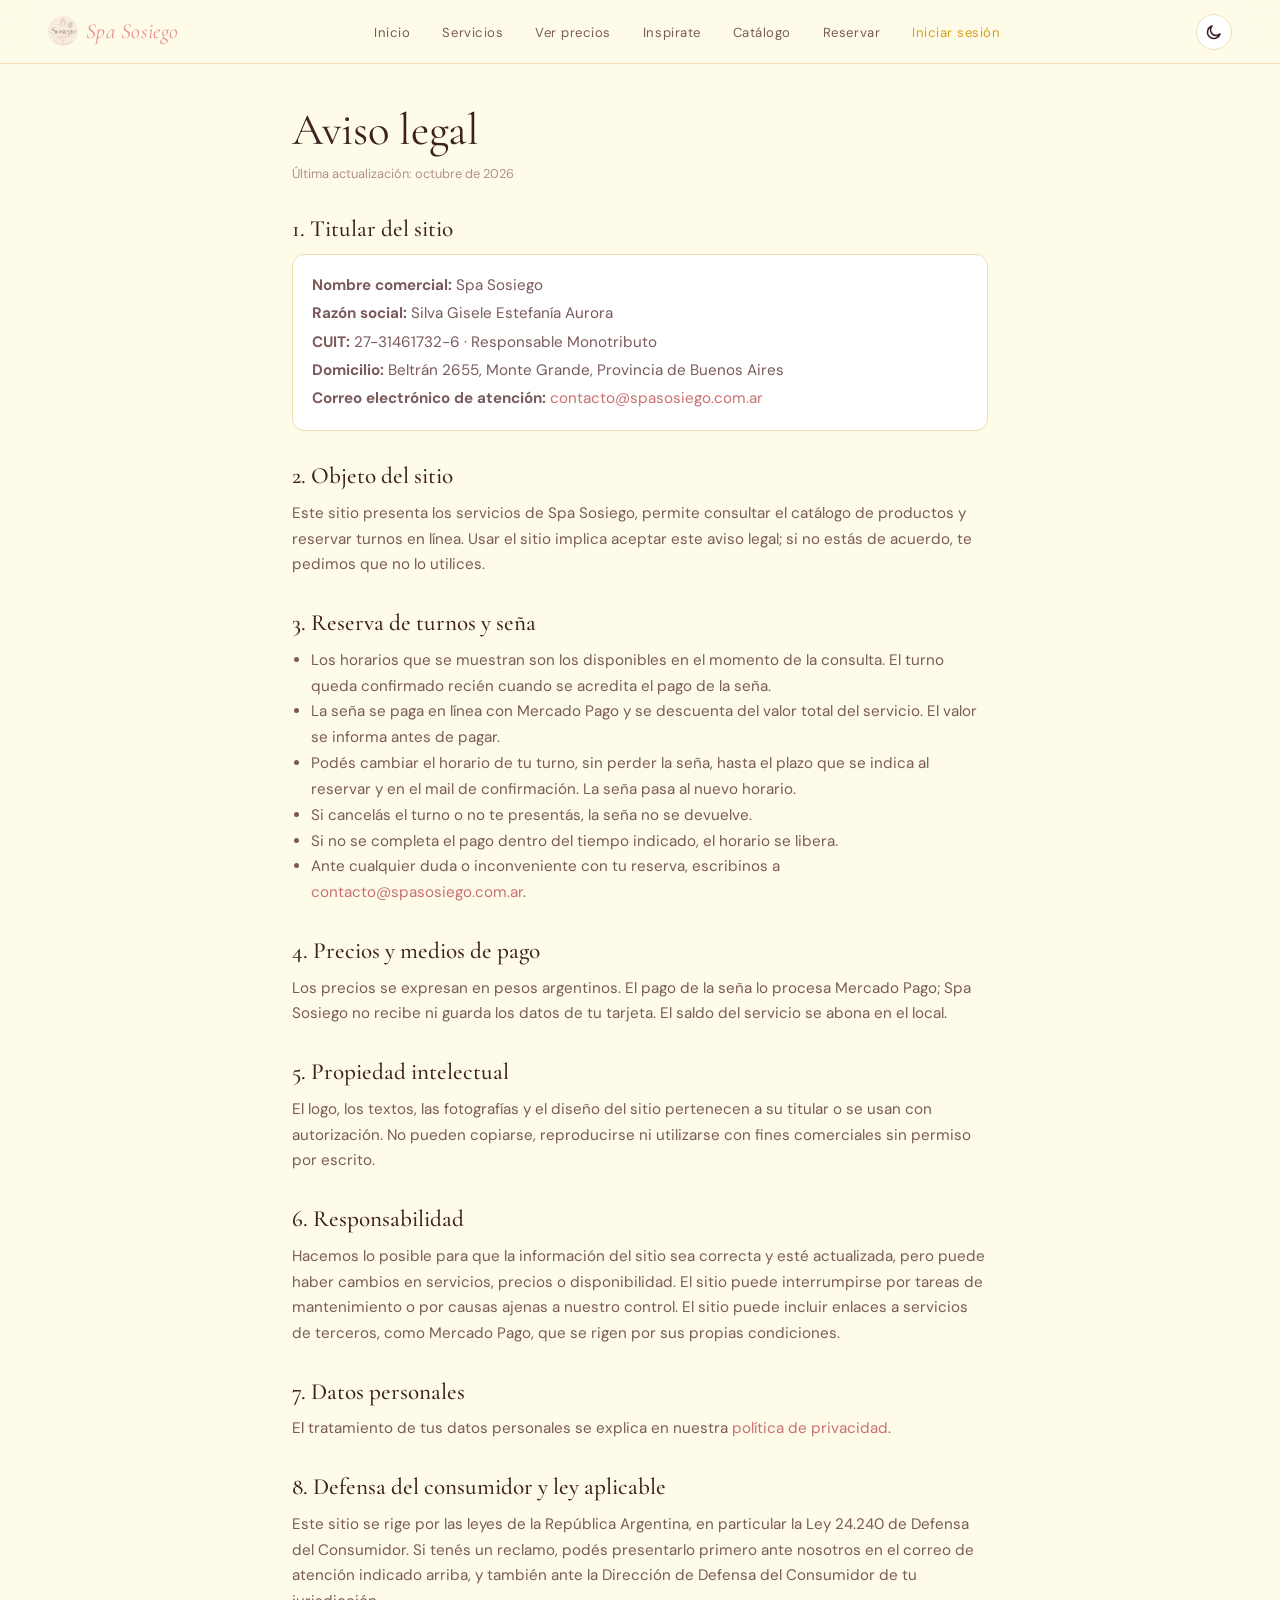
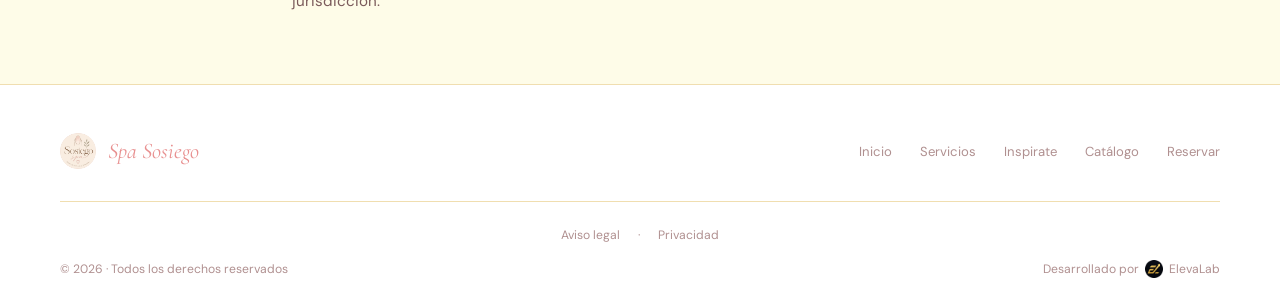
<file: aviso-legal.html>
<!DOCTYPE html>
<html lang="es" data-theme="light">
<head>
  <meta charset="UTF-8" />
  <meta name="viewport" content="width=device-width, initial-scale=1.0" />
  <title>Aviso legal — Spa Sosiego</title>
  <link rel="icon" type="image/png" sizes="32x32" href="assets/favicon-32.png" />
  <link rel="apple-touch-icon" href="assets/apple-touch-icon.png" />
  <meta name="description" content="Aviso legal de Spa Sosiego: datos del titular, condiciones de uso del sitio y reservas." />
  <meta name="theme-color" content="#E89090" />
  <link rel="canonical" href="https://spasosiego.com.ar/aviso-legal.html" />
  <meta property="og:type" content="website" />
  <meta property="og:site_name" content="Spa Sosiego" />
  <meta property="og:locale" content="es_AR" />
  <meta property="og:title" content="Aviso legal — Spa Sosiego" />
  <meta property="og:url" content="https://spasosiego.com.ar/aviso-legal.html" />
  <meta property="og:image" content="https://spasosiego.com.ar/assets/og-image.jpg" />
  <meta name="twitter:card" content="summary_large_image" />
  <link rel="stylesheet" href="shared/css/tokens.css" />
  <link rel="stylesheet" href="style.css" />
  <style>
    .legal { max-width: 760px; margin: 0 auto; padding: calc(var(--nav-h) + 2.5rem) clamp(1.25rem, 5vw, 2rem) 3.5rem; }
    .legal h1 { font-family: 'Cormorant Garamond', serif; font-weight: 400; font-size: clamp(2rem, 6vw, 2.8rem); margin-bottom: .3rem; color: var(--text); }
    .legal .legal-fecha { font-size: .8rem; color: var(--text-muted); margin-bottom: 2rem; }
    .legal h2 { font-family: 'Cormorant Garamond', serif; font-weight: 500; font-size: 1.45rem; margin: 2rem 0 .6rem; color: var(--text); }
    .legal p, .legal li { font-size: .95rem; line-height: 1.7; color: var(--text-mid); }
    .legal p { margin-bottom: .8rem; }
    .legal ul { margin: 0 0 .8rem 1.2rem; }
    .legal a { color: var(--accent-dark); }
    .legal .legal-datos { border: 1px solid var(--border); border-radius: 12px; padding: 1rem 1.2rem; background: var(--bg-card); margin-bottom: 1rem; }
    .legal .legal-datos p { margin: .15rem 0; }
  </style>
</head>
<body>

<div id="site-nav"></div>

<main class="legal">
  <h1>Aviso legal</h1>
  <p class="legal-fecha">Última actualización: octubre de 2026</p>

  <h2>1. Titular del sitio</h2>
  <div class="legal-datos">
    <p><strong>Nombre comercial:</strong> Spa Sosiego</p>
    <p><strong>Razón social:</strong> Silva Gisele Estefanía Aurora</p>
    <p><strong>CUIT:</strong> 27-31461732-6 · Responsable Monotributo</p>
    <p><strong>Domicilio:</strong> Beltrán 2655, Monte Grande, Provincia de Buenos Aires</p>
    <p><strong>Correo electrónico de atención:</strong> <a href="mailto:contacto@spasosiego.com.ar">contacto@spasosiego.com.ar</a></p>
  </div>

  <h2>2. Objeto del sitio</h2>
  <p>Este sitio presenta los servicios de Spa Sosiego, permite consultar el catálogo de productos y reservar turnos en línea. Usar el sitio implica aceptar este aviso legal; si no estás de acuerdo, te pedimos que no lo utilices.</p>

  <h2>3. Reserva de turnos y seña</h2>
  <ul>
    <li>Los horarios que se muestran son los disponibles en el momento de la consulta. El turno queda confirmado recién cuando se acredita el pago de la seña.</li>
    <li>La seña se paga en línea con Mercado Pago y se descuenta del valor total del servicio. El valor se informa antes de pagar.</li>
    <li>Podés cambiar el horario de tu turno, sin perder la seña, hasta el plazo que se indica al reservar y en el mail de confirmación. La seña pasa al nuevo horario.</li>
    <li>Si cancelás el turno o no te presentás, la seña no se devuelve.</li>
    <li>Si no se completa el pago dentro del tiempo indicado, el horario se libera.</li>
    <li>Ante cualquier duda o inconveniente con tu reserva, escribinos a <a href="mailto:contacto@spasosiego.com.ar">contacto@spasosiego.com.ar</a>.</li>
  </ul>

  <h2>4. Precios y medios de pago</h2>
  <p>Los precios se expresan en pesos argentinos. El pago de la seña lo procesa Mercado Pago; Spa Sosiego no recibe ni guarda los datos de tu tarjeta. El saldo del servicio se abona en el local.</p>

  <h2>5. Propiedad intelectual</h2>
  <p>El logo, los textos, las fotografías y el diseño del sitio pertenecen a su titular o se usan con autorización. No pueden copiarse, reproducirse ni utilizarse con fines comerciales sin permiso por escrito.</p>

  <h2>6. Responsabilidad</h2>
  <p>Hacemos lo posible para que la información del sitio sea correcta y esté actualizada, pero puede haber cambios en servicios, precios o disponibilidad. El sitio puede interrumpirse por tareas de mantenimiento o por causas ajenas a nuestro control. El sitio puede incluir enlaces a servicios de terceros, como Mercado Pago, que se rigen por sus propias condiciones.</p>

  <h2>7. Datos personales</h2>
  <p>El tratamiento de tus datos personales se explica en nuestra <a href="privacidad.html">política de privacidad</a>.</p>

  <h2>8. Defensa del consumidor y ley aplicable</h2>
  <p>Este sitio se rige por las leyes de la República Argentina, en particular la Ley 24.240 de Defensa del Consumidor. Si tenés un reclamo, podés presentarlo primero ante nosotros en el correo de atención indicado arriba, y también ante la Dirección de Defensa del Consumidor de tu jurisdicción.</p>
</main>

<div id="site-footer"></div>

<script src="script.js"></script>
<script src="shared/js/identity.js"></script>
<script src="shared/js/nav.js"></script>
</body>
</html>
</file>
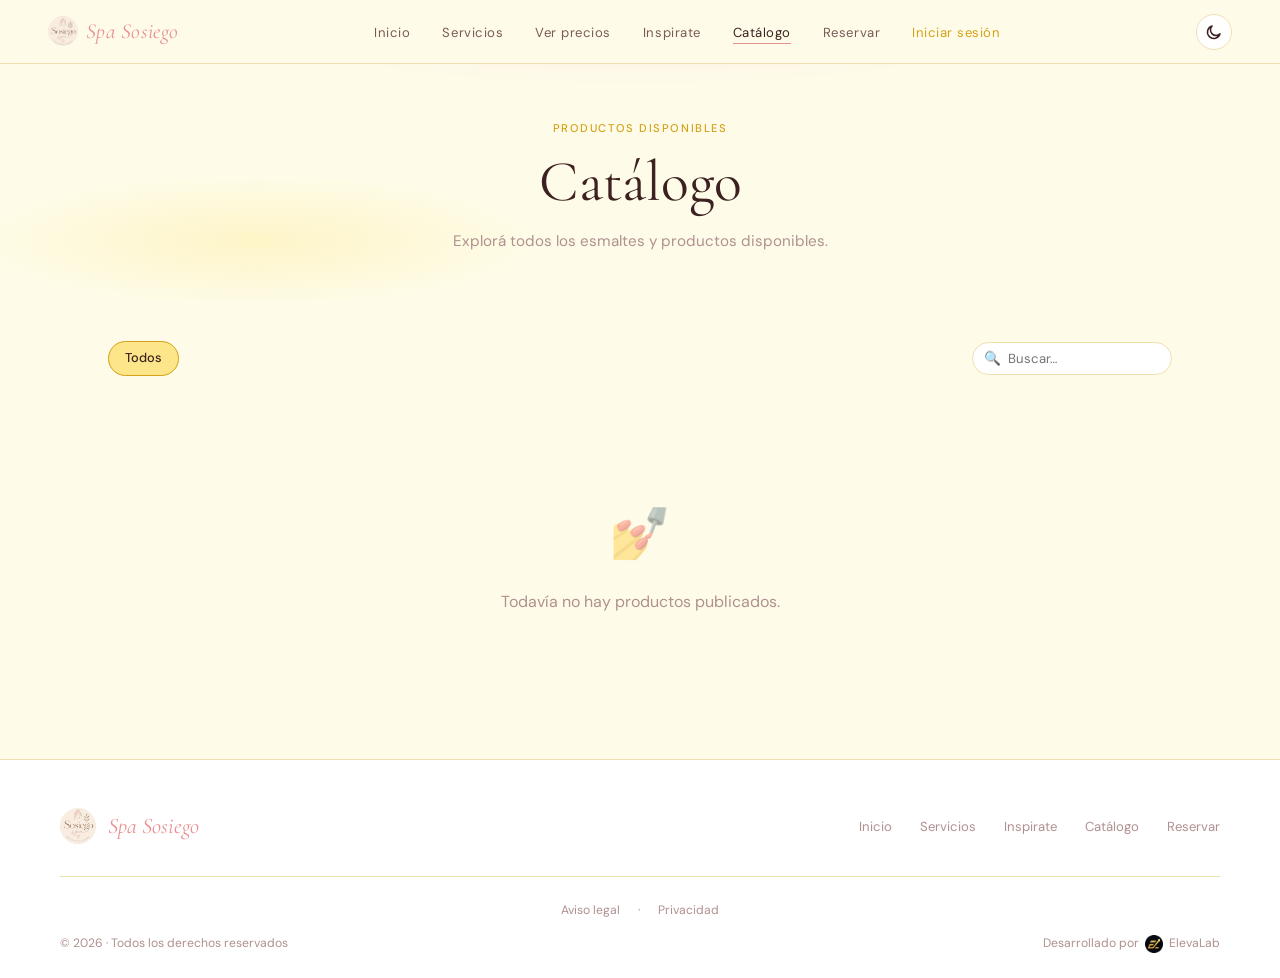
<file: catalogo.html>
<!DOCTYPE html>
<html lang="es" data-theme="light">
<head>
  <meta charset="UTF-8" />
  <meta name="viewport" content="width=device-width, initial-scale=1.0" />
  <title>Catálogo — Spa Sosiego</title>
  <link rel="icon" type="image/png" sizes="32x32" href="assets/favicon-32.png" />
  <link rel="apple-touch-icon" href="assets/apple-touch-icon.png" />
  <meta name="description" content="Catálogo de esmaltes y productos disponibles en Spa Sosiego." />
  <meta name="theme-color" content="#E89090" />
  <link rel="canonical" href="https://spasosiego.com.ar/catalogo.html" />
  <meta property="og:type" content="website" />
  <meta property="og:site_name" content="Spa Sosiego" />
  <meta property="og:locale" content="es_AR" />
  <meta property="og:title" content="Catálogo — Spa Sosiego" />
  <meta property="og:description" content="Catálogo de esmaltes y productos disponibles en Spa Sosiego." />
  <meta property="og:url" content="https://spasosiego.com.ar/catalogo.html" />
  <meta property="og:image" content="https://spasosiego.com.ar/assets/og-image.jpg" />
  <meta property="og:image:width" content="1200" />
  <meta property="og:image:height" content="630" />
  <meta property="og:image:alt" content="Logo de Spa Sosiego" />
  <meta name="twitter:card" content="summary_large_image" />
  <meta name="twitter:image" content="https://spasosiego.com.ar/assets/og-image.jpg" />
  <link rel="stylesheet" href="shared/css/tokens.css" />
  <link rel="stylesheet" href="style.css" />
  <style>
    .page-hero {
      padding: calc(var(--nav-h) + 3.5rem) clamp(1.25rem,5vw,3rem) 3rem;
      text-align: center;
      background:
        radial-gradient(ellipse 60% 50% at 50% 0%, rgba(251,207,232,0.45) 0%, transparent 60%),
        radial-gradient(ellipse 40% 40% at 20% 80%, rgba(253,230,138,0.35) 0%, transparent 55%),
        var(--bg);
    }
    .page-hero .eyebrow { margin-bottom: .6rem; }
    .page-hero h1 { margin-bottom: .75rem; }
    .page-hero p {
      color: var(--text-muted);
      max-width: 460px;
      margin: 0 auto;
      font-size: .95rem;
    }

    /* Filtros */
    .filtros-bar {
      max-width: 1160px;
      margin: 2.5rem auto 0;
      padding: 0 clamp(1.25rem,5vw,3rem);
      display: flex;
      align-items: center;
      gap: .75rem;
      flex-wrap: wrap;
    }
    .filtro-chip {
      padding: .4rem 1rem;
      border-radius: 50px;
      border: 1px solid var(--border);
      background: var(--bg-card);
      color: var(--text-muted);
      font-size: .8rem;
      cursor: pointer;
      transition: all .18s;
      white-space: nowrap;
    }
    .filtro-chip:hover { border-color: var(--accent); color: var(--accent); }
    .filtro-chip.active {
      background: var(--bg-yellow);
      border-color: var(--gold);
      color: var(--text);
      font-weight: 500;
    }
    .buscar-wrap {
      margin-left: auto;
      position: relative;
    }
    .buscar-wrap input {
      padding: .45rem 1rem .45rem 2.2rem;
      border-radius: 50px;
      border: 1px solid var(--border);
      background: var(--bg-card);
      color: var(--text);
      font-family: 'DM Sans', sans-serif;
      font-size: .82rem;
      outline: none;
      width: 200px;
      transition: border-color .2s, width .3s;
    }
    .buscar-wrap input:focus {
      border-color: var(--accent);
      width: 240px;
    }
    .buscar-icon {
      position: absolute;
      left: .75rem;
      top: 50%;
      transform: translateY(-50%);
      color: var(--text-muted);
      font-size: .85rem;
      pointer-events: none;
    }

    /* Grid de productos */
    .productos-section {
      max-width: 1160px;
      margin: 0 auto;
      padding: 2rem clamp(1.25rem,5vw,3rem) 5rem;
    }
    .productos-count {
      font-size: .8rem;
      color: var(--text-muted);
      margin-bottom: 1.5rem;
    }
    .productos-grid {
      display: grid;
      grid-template-columns: repeat(auto-fill, minmax(220px, 1fr));
      gap: 1.25rem;
    }
    @media (max-width: 540px) {
      .productos-grid {
        grid-template-columns: repeat(2, 1fr);
        gap: .75rem;
      }
    }

    /* Card producto */
    .producto-card {
      background: var(--bg-card);
      border: 1px solid var(--border);
      border-radius: var(--radius-lg);
      overflow: hidden;
      transition: transform .22s, box-shadow .22s;
    }
    .producto-card:hover {
      transform: translateY(-3px);
      box-shadow: var(--shadow-md);
    }
    .producto-foto {
      width: 100%;
      aspect-ratio: 3/4;
      object-fit: cover;
      display: block;
      background: var(--bg-pink);
    }
    .producto-foto-placeholder {
      width: 100%;
      aspect-ratio: 3/4;
      display: flex;
      align-items: center;
      justify-content: center;
      font-size: 3rem;
    }
    .producto-body {
      padding: 1rem;
    }
    .producto-cat {
      font-size: .68rem;
      font-weight: 500;
      letter-spacing: .09em;
      text-transform: uppercase;
      color: var(--gold);
      margin-bottom: .3rem;
    }
    .producto-nombre {
      font-family: 'Cormorant Garamond', serif;
      font-size: 1.05rem;
      color: var(--text);
      margin-bottom: .2rem;
    }
    .producto-marca {
      font-size: .78rem;
      color: var(--text-muted);
      margin-bottom: .6rem;
    }
    .producto-footer {
      display: flex;
      align-items: center;
      justify-content: space-between;
      padding: .7rem 1rem;
      border-top: 1px solid var(--border);
    }
    .producto-foto-wrap {
      position: relative;
    }
    .color-dot {
      width: 18px; height: 18px;
      border-radius: 50%;
      border: 1.5px solid rgba(255,255,255,.7);
      box-shadow: 0 1px 4px rgba(0,0,0,.18);
      display: inline-block;
      flex-shrink: 0;
    }
    .color-dot-overlay {
      position: absolute;
      bottom: 8px; right: 8px;
      width: 20px; height: 20px;
      border-radius: 50%;
      border: 2px solid rgba(255,255,255,.85);
      box-shadow: 0 1px 5px rgba(0,0,0,.22);
    }
    .stock-badge {
      font-size: .72rem;
      font-weight: 500;
      padding: .18rem .6rem;
      border-radius: 50px;
    }

    /* Skeleton loader */
    .skeleton-card {
      background: var(--bg-card);
      border: 1px solid var(--border);
      border-radius: var(--radius-lg);
      overflow: hidden;
    }
    .skeleton {
      background: linear-gradient(90deg,
        var(--border) 25%,
        var(--bg) 50%,
        var(--border) 75%);
      background-size: 200% 100%;
      animation: shimmer 1.4s infinite;
    }
    @keyframes shimmer { to { background-position: -200% 0; } }
    .sk-img  { width: 100%; aspect-ratio: 1; }
    .sk-line { height: 13px; margin: .85rem .85rem .4rem; border-radius: 6px; }
    .sk-line.short { width: 60%; }

    /* Estado vacío */
    .empty-state {
      text-align: center;
      padding: 4rem 2rem;
      color: var(--text-muted);
      grid-column: 1 / -1;
    }
    .empty-state .empty-icon {
      font-size: 3rem;
      display: block;
      margin-bottom: 1rem;
      opacity: .4;
    }

    @media (max-width: 600px) {
      .buscar-wrap { margin-left: 0; width: 100%; }
      .buscar-wrap input { width: 100%; }
      .buscar-wrap input:focus { width: 100%; }
    }
    @media (max-width: 540px) {
      .producto-footer { padding: .5rem .6rem; }
      .ver-mas-hint { font-size: .65rem; padding: .22rem .55rem; }
      .producto-body { padding: .6rem .6rem .3rem; }
      .producto-nombre { font-size: .92rem; }
      .producto-marca { font-size: .72rem; }
      .stock-badge { font-size: .65rem; padding: .14rem .45rem; }
    }
    /* ── Modal detalle producto ── */
    .detalle-overlay {
      display: none;
      position: fixed;
      inset: 0;
      background: rgba(61,32,32,.45);
      backdrop-filter: blur(4px);
      z-index: 900;
      align-items: center;
      justify-content: center;
      padding: 1rem;
    }
    .detalle-overlay.open { display: flex; }
    .detalle-modal {
      background: var(--bg-card);
      border-radius: var(--radius-lg);
      box-shadow: var(--shadow-md);
      width: 100%;
      max-width: 420px;
      max-height: 92vh;
      overflow: hidden;
      display: flex;
      flex-direction: row;
      position: relative;
    }
    /* En desktop: foto a la izquierda, info a la derecha */
    .detalle-foto-wrap {
      position: relative;
      width: 45%;
      flex-shrink: 0;
      background: var(--bg-pink);
    }
    .detalle-foto { width: 100%; height: 100%; object-fit: cover; display: block; }
    .detalle-placeholder { width: 100%; height: 100%; display: flex; align-items: center; justify-content: center; font-size: 4rem; opacity: .3; }
    .detalle-color-dot { position: absolute; bottom: 10px; right: 10px; width: 26px; height: 26px; border-radius: 50%; border: 2.5px solid rgba(255,255,255,.9); box-shadow: 0 1px 5px rgba(0,0,0,.25); }
    .detalle-cerrar { position: absolute; top: 10px; right: 10px; background: rgba(0,0,0,.45); color: #fff; border: none; border-radius: 50%; width: 32px; height: 32px; font-size: 1.1rem; cursor: pointer; display: flex; align-items: center; justify-content: center; }
    .detalle-info {
      flex: 1;
      display: flex;
      flex-direction: column;
      overflow: hidden;
    }
    .detalle-body { padding: 1.1rem 1.1rem .4rem; flex: 1; }
    .detalle-cat { font-size: .65rem; font-weight: 500; letter-spacing: .09em; text-transform: uppercase; color: var(--gold); margin-bottom: .25rem; }
    .detalle-nombre { font-family: 'Cormorant Garamond', serif; font-size: 1.3rem; color: var(--text); margin-bottom: .1rem; line-height: 1.2; }
    .detalle-marca { font-size: .78rem; color: var(--text-muted); margin-bottom: .4rem; }
    .detalle-codigo { font-size: .72rem; color: var(--text-muted); background: var(--bg); border-radius: 6px; padding: .18rem .55rem; display: inline-block; margin-bottom: .5rem; }
    .detalle-footer { padding: .75rem 1.1rem 1.1rem; border-top: 1px solid var(--border); display: flex; flex-direction: column; gap: .65rem; }
    .cantidad-wrap { display: flex; align-items: center; gap: .65rem; }
    .cantidad-label { font-size: .78rem; color: var(--text-muted); }
    .cantidad-ctrl { display: flex; align-items: center; gap: .4rem; background: var(--bg); border: 1px solid var(--border); border-radius: 50px; padding: .15rem .4rem; }
    .cantidad-btn { background: none; border: none; color: var(--accent); font-size: 1.1rem; font-weight: 700; cursor: pointer; width: 26px; height: 26px; border-radius: 50%; display: flex; align-items: center; justify-content: center; transition: background .15s; }
    .cantidad-btn:hover { background: var(--bg-pink); }
    .cantidad-num { min-width: 22px; text-align: center; font-weight: 600; font-size: .9rem; color: var(--text); }

    /* Móvil: layout vertical con foto recortada arriba */
    @media (max-width: 500px) {
      .detalle-overlay { padding: .75rem; }
      .detalle-modal {
        flex-direction: column;
        max-height: 88vh;
        max-width: 100%;
      }
      .detalle-foto-wrap {
        width: 100%;
        height: 38vh;
        flex-shrink: 0;
      }
      .detalle-body { padding: .85rem .9rem .3rem; }
      .detalle-nombre { font-size: 1.15rem; }
      .detalle-footer { padding: .6rem .9rem .9rem; gap: .55rem; }
    }
    .btn-whatsapp {
      display: inline-flex;
      align-items: center;
      gap: .4rem;
      background: #25D366;
      color: #fff;
      border: none;
      border-radius: 50px;
      padding: .55rem 1.2rem;
      font-family: 'DM Sans', sans-serif;
      font-size: .82rem;
      font-weight: 600;
      cursor: pointer;
      transition: background .18s, transform .15s;
      width: 100%;
      justify-content: center;
    }
    .btn-whatsapp:hover { background: #1ebe5d; transform: translateY(-1px); }
    .btn-whatsapp svg { width: 15px; height: 15px; fill: #fff; flex-shrink: 0; }
    .ver-mas-hint {
      font-size: .72rem;
      font-weight: 600;
      color: var(--accent);
      background: var(--bg-pink);
      border: 1px solid var(--accent);
      border-radius: 50px;
      padding: .28rem .75rem;
      cursor: pointer;
      white-space: nowrap;
      transition: background .15s, color .15s;
    }
    .producto-card:hover .ver-mas-hint {
      background: var(--accent);
      color: #fff;
    }
  </style>
</head>
<body>

<!-- La arma shared/js/nav.js -->
<div id="site-nav"></div>

<!-- Hero -->
<div class="page-hero">
  <div class="eyebrow reveal">Productos disponibles</div>
  <h1 class="reveal" style="transition-delay:.08s">Catálogo</h1>
  <p class="reveal" style="transition-delay:.15s">
    Explorá todos los esmaltes y productos disponibles.
  </p>
</div>

<!-- Filtros -->
<div class="filtros-bar reveal" id="filtrosBar">
  <div class="filtro-chip active" data-cat="">Todos</div>
  <!-- Las categorías se agregan dinámicamente -->
  <div class="buscar-wrap">
    <span class="buscar-icon">🔍</span>
    <input type="text" id="buscarInput" placeholder="Buscar…" oninput="filtrar()">
  </div>
</div>

<!-- Productos -->
<div class="productos-section">
  <div class="productos-count" id="productosCount"></div>
  <div class="productos-grid" id="productosGrid">
    <!-- Skeletons mientras carga -->
    <div class="skeleton-card"><div class="skeleton sk-img"></div><div class="skeleton sk-line"></div><div class="skeleton sk-line short"></div></div>
    <div class="skeleton-card"><div class="skeleton sk-img"></div><div class="skeleton sk-line"></div><div class="skeleton sk-line short"></div></div>
    <div class="skeleton-card"><div class="skeleton sk-img"></div><div class="skeleton sk-line"></div><div class="skeleton sk-line short"></div></div>
    <div class="skeleton-card"><div class="skeleton sk-img"></div><div class="skeleton sk-line"></div><div class="skeleton sk-line short"></div></div>
    <div class="skeleton-card"><div class="skeleton sk-img"></div><div class="skeleton sk-line"></div><div class="skeleton sk-line short"></div></div>
    <div class="skeleton-card"><div class="skeleton sk-img"></div><div class="skeleton sk-line"></div><div class="skeleton sk-line short"></div></div>
  </div>
</div>

<!-- La arma shared/js/nav.js -->
<div id="site-footer"></div>

<!-- Modal detalle producto -->
<div class="detalle-overlay" id="detalleOverlay" onclick="cerrarDetalle(event)">
  <div class="detalle-modal" id="detalleModal">
    <button class="detalle-cerrar" onclick="cerrarDetalleDirecto()">✕</button>
    <div class="detalle-foto-wrap" id="detalleFotoWrap">
    </div>
    <div class="detalle-info">
    <div class="detalle-body">
      <div class="detalle-cat" id="detalleCat"></div>
      <div class="detalle-nombre" id="detalleNombre"></div>
      <div class="detalle-marca" id="detalleMarca"></div>
      <div class="detalle-codigo" id="detalleCodigo"></div>
      <div class="detalle-precio" id="detallePrecio" style="display:none"></div>
    </div>
    <div class="detalle-footer">
      <div class="cantidad-wrap">
        <span class="cantidad-label">Cantidad:</span>
        <div class="cantidad-ctrl">
          <button class="cantidad-btn" onclick="cambiarCantidad(-1)">−</button>
          <span class="cantidad-num" id="cantidadNum">1</span>
          <button class="cantidad-btn" onclick="cambiarCantidad(1)">+</button>
        </div>
      </div>
      <button class="btn-whatsapp" id="btnWhatsapp" onclick="consultarWhatsapp()">
        <svg viewBox="0 0 24 24" xmlns="http://www.w3.org/2000/svg"><path d="M17.472 14.382c-.297-.149-1.758-.867-2.03-.967-.273-.099-.471-.148-.67.15-.197.297-.767.966-.94 1.164-.173.199-.347.223-.644.075-.297-.15-1.255-.463-2.39-1.475-.883-.788-1.48-1.761-1.653-2.059-.173-.297-.018-.458.13-.606.134-.133.298-.347.446-.52.149-.174.198-.298.298-.497.099-.198.05-.371-.025-.52-.075-.149-.669-1.612-.916-2.207-.242-.579-.487-.5-.669-.51-.173-.008-.371-.01-.57-.01-.198 0-.52.074-.792.372-.272.297-1.04 1.016-1.04 2.479 0 1.462 1.065 2.875 1.213 3.074.149.198 2.096 3.2 5.077 4.487.709.306 1.262.489 1.694.625.712.227 1.36.195 1.871.118.571-.085 1.758-.719 2.006-1.413.248-.694.248-1.289.173-1.413-.074-.124-.272-.198-.57-.347z"/><path d="M12 0C5.373 0 0 5.373 0 12c0 2.117.554 4.103 1.523 5.824L.057 23.882a.5.5 0 0 0 .61.637l6.265-1.643A11.94 11.94 0 0 0 12 24c6.627 0 12-5.373 12-12S18.627 0 12 0zm0 21.818a9.797 9.797 0 0 1-5.001-1.374l-.358-.213-3.722.976.993-3.63-.233-.374A9.818 9.818 0 0 1 2.182 12C2.182 6.57 6.57 2.182 12 2.182S21.818 6.57 21.818 12 17.43 21.818 12 21.818z"/></svg>
        Consultar disponibilidad
      </button>
    </div>
  </div>
</div>

<script src="script.js"></script>
<script src="shared/js/identity.js"></script>
<script src="shared/js/nav.js"></script>
<script>
let todosLosProductos = [];
let catActiva = '';

// ── Cargar productos ───────────────────────────────────────
async function cargarProductos() {
  try {
    // Intentar desde API primero
    const res  = await fetch(API_URL + '?action=getInventarioPublico');
    const json = await res.json();
    const data = json.data || [];
    todosLosProductos = data;
  } catch(e) {
    // Fallback a localStorage si la API falla
    todosLosProductos = getInventario().filter(p => p.visibilidad === 'publico');
  }

  construirFiltros();
  filtrar();
}

// ── Construir chips de categorías ──────────────────────────
function construirFiltros() {
  const cats = [...new Set(todosLosProductos.map(p => p.categoria).filter(Boolean))].sort();
  const bar  = document.getElementById('filtrosBar');
  // Quitar chips viejos excepto "Todos" y el buscador
  bar.querySelectorAll('.filtro-chip:not([data-cat=""])').forEach(el => el.remove());
  const buscar = bar.querySelector('.buscar-wrap');
  cats.forEach(c => {
    const chip = document.createElement('div');
    chip.className = 'filtro-chip';
    chip.dataset.cat = c;
    chip.textContent = c;
    chip.onclick = () => setCat(c);
    bar.insertBefore(chip, buscar);
  });
}

function setCat(cat) {
  catActiva = cat;
  document.querySelectorAll('.filtro-chip').forEach(c => {
    c.classList.toggle('active', c.dataset.cat === cat);
  });
  filtrar();
}

// ── Filtrar y renderizar ───────────────────────────────────
function filtrar() {
  const q = (document.getElementById('buscarInput').value || '').toLowerCase();
  const lista = todosLosProductos.filter(p => {
    const matchCat = !catActiva || p.categoria === catActiva;
    const matchQ   = !q ||
      (p.nombre||'').toLowerCase().includes(q) ||
      (p.marca||'').toLowerCase().includes(q);
    return matchCat && matchQ;
  });
  renderProductos(lista);
}

// ── Renderizar grid ────────────────────────────────────────
function renderProductos(lista) {
  const grid = document.getElementById('productosGrid');
  const count = document.getElementById('productosCount');

  count.textContent = lista.length
    ? `${lista.length} producto${lista.length !== 1 ? 's' : ''}`
    : '';

  if (!lista.length) {
    grid.innerHTML = `
      <div class="empty-state">
        <span class="empty-icon">💅</span>
        <p>${todosLosProductos.length === 0
          ? 'Todavía no hay productos publicados.'
          : 'No encontramos productos con ese filtro.'}</p>
      </div>`;
    return;
  }

  grid.innerHTML = lista.map(p => {
    const stock = Number(p.stock) || Number(p.stock === 0 ? 0 : p.stock);
    let stockHtml = '';
    if (stock <= 0) {
      stockHtml = `<span class="stock-badge" style="background:rgba(239,68,68,.1);color:#dc2626">Sin stock</span>`;
    } else if (stock <= 2) {
      stockHtml = `<span class="stock-badge" style="background:rgba(245,158,11,.1);color:#b45309">Últimos</span>`;
    } else {
      stockHtml = `<span class="stock-badge" style="background:rgba(34,197,94,.1);color:#16a34a">Disponible</span>`;
    }

    const colorOverlay = p.color
      ? `<span class="color-dot-overlay" style="background:${p.color}" title="${p.color}"></span>`
      : '';

    const fotoHtml = p.fotoUrl
      ? `<div class="producto-foto-wrap">
           <img class="producto-foto" src="${p.fotoUrl}" alt="${p.nombre}" loading="lazy">
           ${colorOverlay}
         </div>`
      : `<div class="producto-foto-wrap">
           <div class="producto-foto-placeholder" style="background:${p.color || 'var(--bg-pink)'}">
             <span style="font-size:3rem;opacity:.3">💅</span>
           </div>
           ${colorOverlay}
         </div>`;

    return `
      <article class="producto-card reveal" onclick="abrirDetalle('${p.id}')" style="cursor:pointer">
        ${fotoHtml}
        <div class="producto-body">
          <div class="producto-cat">${p.categoria || ''}</div>
          <div class="producto-nombre">${p.nombre || '—'}</div>
          <div class="producto-marca">${p.marca || ''}</div>
        </div>
        <div class="producto-footer">
          ${stockHtml}
          <span class="ver-mas-hint">Ver detalle →</span>
        </div>
      </article>`;
  }).join('');

  // Activar animaciones en los nuevos elementos
  document.querySelectorAll('.reveal:not(.visible)').forEach(el => {
    revealObserver.observe(el);
  });
}

// ── Init ───────────────────────────────────────────────────
cargarProductos();

// ── Modal detalle ──────────────────────────────────────────
const WA_NUMBER = "5491163322427";
let productoActual = null;
let cantidadActual = 1;

function abrirDetalle(id) {
  const p = todosLosProductos.find(x => String(x.id) === String(id));
  if (!p) return;
  productoActual = p;
  cantidadActual = 1;
  document.getElementById("cantidadNum").textContent = 1;

  // Foto
  const wrap = document.getElementById("detalleFotoWrap");
  const viejasImg = wrap.querySelectorAll("img, .detalle-placeholder, .detalle-color-dot");
  viejasImg.forEach(el => el.remove());
  if (p.fotoUrl) {
    const img = document.createElement("img");
    img.className = "detalle-foto";
    img.src = p.fotoUrl;
    img.alt = p.nombre;
    wrap.appendChild(img);
  } else {
    const ph = document.createElement("div");
    ph.className = "detalle-placeholder";
    ph.textContent = "💅";
    wrap.appendChild(ph);
  }
  if (p.color) {
    const dot = document.createElement("span");
    dot.className = "detalle-color-dot";
    dot.style.background = p.color;
    wrap.appendChild(dot);
  }

  // Textos
  document.getElementById("detalleCat").textContent    = p.categoria || "";
  document.getElementById("detalleNombre").textContent = p.nombre    || "—";
  document.getElementById("detalleMarca").textContent  = p.marca     || "";
  document.getElementById("detalleCodigo").textContent = p.notas     ? "Cód: " + p.notas : "";
  const precioEl = document.getElementById("detallePrecio");
  if (p.precioVenta && p.precioVisible === "si") {
    precioEl.textContent = "$" + Number(p.precioVenta).toLocaleString("es-AR");
    precioEl.style.display = "block";
  } else {
    precioEl.style.display = "none";
  }

  document.getElementById("detalleOverlay").classList.add("open");
  document.body.style.overflow = "hidden";
}

function cerrarDetalleDirecto() {
  document.getElementById("detalleOverlay").classList.remove("open");
  document.body.style.overflow = "";
}

function cerrarDetalle(e) {
  if (e.target === document.getElementById("detalleOverlay")) cerrarDetalleDirecto();
}

function cambiarCantidad(delta) {
  cantidadActual = Math.max(1, cantidadActual + delta);
  document.getElementById("cantidadNum").textContent = cantidadActual;
}

function consultarWhatsapp() {
  if (!productoActual) return;
  const p    = productoActual;
  const cod  = p.notas  || p.id  || "-";
  const nom  = p.nombre || "-";
  const cant = cantidadActual;
  const msg  = `Hola Gise! Me interesa este producto.\n\nCodigo: ${cod}\nNombre: ${nom}\nCantidad: ${cant}\n\nEsta disponible?`;
  window.open("https://wa.me/" + WA_NUMBER + "?text=" + encodeURIComponent(msg), "_blank");
}
</script>
</body>
</html>
</file>
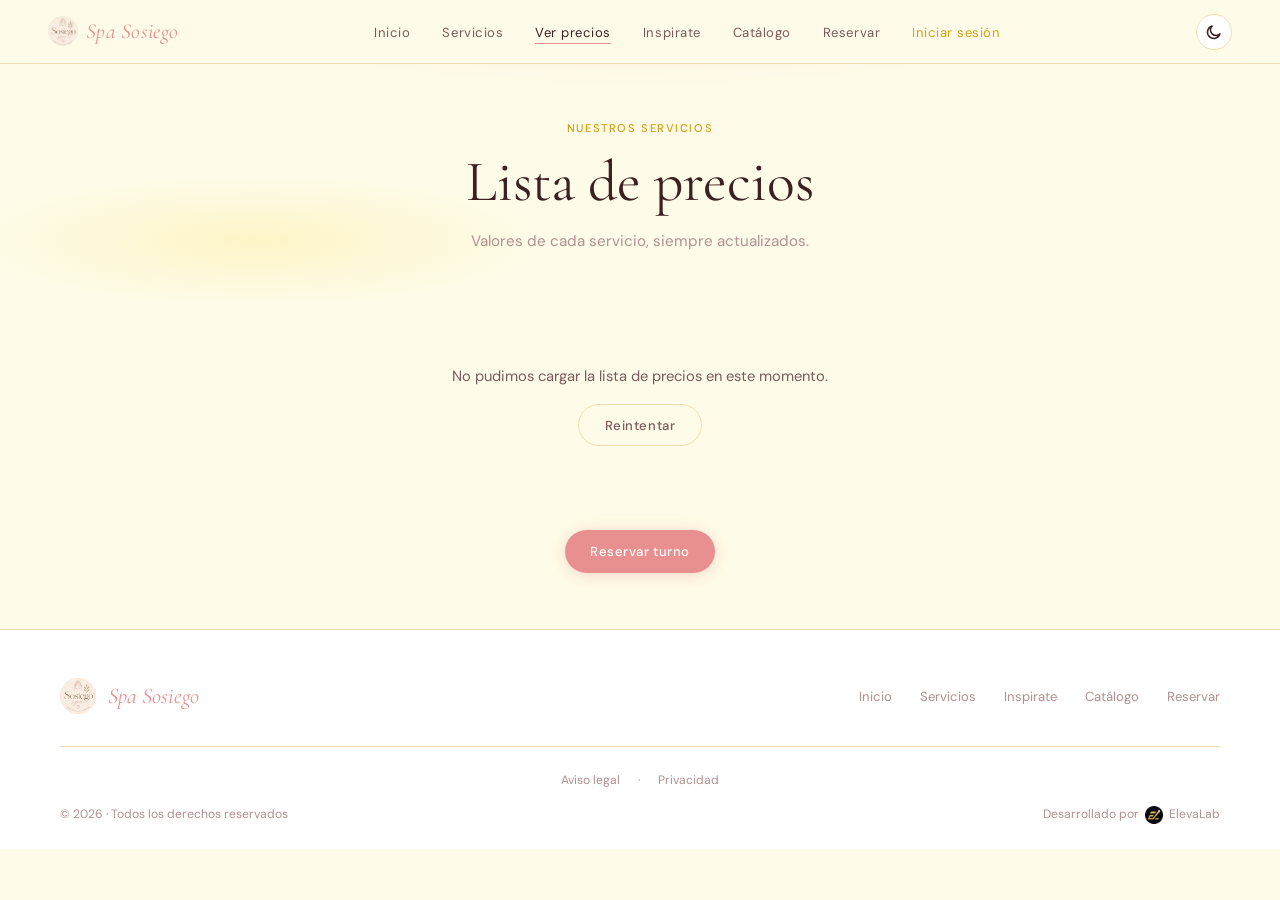
<file: precios.html>
<!DOCTYPE html>
<html lang="es" data-theme="light">
<head>
  <meta charset="UTF-8" />
  <meta name="viewport" content="width=device-width, initial-scale=1.0" />
  <title>Precios — Spa Sosiego</title>
  <link rel="icon" type="image/png" sizes="32x32" href="assets/favicon-32.png" />
  <link rel="apple-touch-icon" href="assets/apple-touch-icon.png" />
  <meta name="description" content="Lista de precios de los servicios de manicura y pedicura de Spa Sosiego." />
  <meta name="theme-color" content="#E89090" />
  <link rel="canonical" href="https://spasosiego.com.ar/precios.html" />
  <meta property="og:type" content="website" />
  <meta property="og:site_name" content="Spa Sosiego" />
  <meta property="og:locale" content="es_AR" />
  <meta property="og:title" content="Precios — Spa Sosiego" />
  <meta property="og:description" content="Lista de precios de los servicios de manicura y pedicura de Spa Sosiego." />
  <meta property="og:url" content="https://spasosiego.com.ar/precios.html" />
  <meta property="og:image" content="https://spasosiego.com.ar/assets/og-image.jpg" />
  <meta property="og:image:width" content="1200" />
  <meta property="og:image:height" content="630" />
  <meta property="og:image:alt" content="Logo de Spa Sosiego" />
  <meta name="twitter:card" content="summary_large_image" />
  <meta name="twitter:image" content="https://spasosiego.com.ar/assets/og-image.jpg" />
  <link rel="stylesheet" href="shared/css/tokens.css" />
  <link rel="stylesheet" href="style.css" />
  <style>
    .page-hero {
      padding: calc(var(--nav-h) + 3.5rem) clamp(1.25rem,5vw,3rem) 3rem;
      text-align: center;
      background:
        radial-gradient(ellipse 60% 50% at 50% 0%, rgba(251,207,232,0.45) 0%, transparent 60%),
        radial-gradient(ellipse 40% 40% at 20% 80%, rgba(253,230,138,0.35) 0%, transparent 55%),
        var(--bg);
    }
    .page-hero .eyebrow { margin-bottom: .6rem; }
    .page-hero h1 { margin-bottom: .75rem; }
    .page-hero p { color: var(--text-muted); max-width: 460px; margin: 0 auto; font-size: .95rem; }

    /* Lista de precios */
    .precios-wrap {
      max-width: 720px;
      margin: 0 auto;
      padding: 2rem clamp(1.1rem,5vw,2rem) 1rem;
      display: flex;
      flex-direction: column;
      gap: 1.25rem;
    }
    .precio-grupo {
      background: var(--bg-card);
      border: 1px solid var(--border);
      border-radius: var(--radius-lg);
      box-shadow: var(--shadow-sm);
      padding: 1.4rem clamp(1.1rem,4vw,1.9rem) 1.2rem;
      animation: precioIn .45s ease both;
    }
    .precio-grupo h2 {
      font-family: 'Cormorant Garamond', serif;
      font-style: italic;
      font-weight: 400;
      font-size: clamp(1.5rem, 4.5vw, 1.9rem);
      margin: 0 0 .5rem;
      padding-bottom: .7rem;
      border-bottom: 1px solid var(--border-pink);
    }
    .precio-grupo ul { list-style: none; margin: 0; padding: 0; }
    .precio-item {
      display: flex;
      align-items: baseline;
      gap: .6rem;
      padding: .8rem 0;
    }
    .precio-item + .precio-item { border-top: 1px solid var(--border); }
    .precio-nombre { font-size: .95rem; color: var(--text); min-width: 0; }
    .precio-puntos {
      flex: 1 1 12px;
      min-width: 12px;
      border-bottom: 2px dotted var(--border-pink);
      transform: translateY(-4px);
    }
    .precio-texto { min-width: 0; display: flex; flex-direction: column; gap: .15rem; }
    .precio-desc { font-size: .8rem; color: var(--text-muted); line-height: 1.4; }
    .precio-valor {
      font-family: 'Cormorant Garamond', serif;
      font-weight: 500;
      font-size: 1.4rem;
      color: var(--text);
      white-space: nowrap;
    }
    .precio-valor.consultar {
      font-family: 'DM Sans', sans-serif;
      font-size: .82rem;
      font-weight: 400;
      color: var(--text-muted);
      letter-spacing: .03em;
    }
    .precios-nota {
      max-width: 720px;
      margin: 0 auto;
      padding: .5rem clamp(1.1rem,5vw,2rem) 0;
      text-align: center;
      font-size: .8rem;
      color: var(--text-muted);
    }
    .precios-aviso {
      background: var(--bg-yellow);
      border: 1px solid var(--gold);
      border-radius: var(--radius-md);
      padding: .9rem 1.1rem;
      font-size: .88rem;
      color: var(--text);
      text-align: center;
    }
    .precios-cta { text-align: center; padding: 1.75rem 1.25rem 3.5rem; }
    .precios-error { text-align: center; padding: 2rem 1rem; color: var(--text-mid); font-size: .92rem; }
    .precios-error .btn { margin-top: 1rem; }

    /* Cargando */
    .precio-sk {
      height: 190px;
      border-radius: var(--radius-lg);
      background: linear-gradient(90deg, var(--bg-card) 25%, var(--border) 50%, var(--bg-card) 75%);
      background-size: 200% 100%;
      animation: precioSk 1.4s infinite;
      border: 1px solid var(--border);
    }
    @keyframes precioSk { to { background-position: -200% 0; } }
    @keyframes precioIn { from { opacity: 0; transform: translateY(10px); } to { opacity: 1; transform: none; } }
    @media (prefers-reduced-motion: reduce) {
      .precio-grupo, .precio-sk { animation: none; }
    }
  </style>
</head>
<body>

<!-- La arma shared/js/nav.js -->
<div id="site-nav"></div>

<div class="page-hero">
  <div class="eyebrow reveal">Nuestros servicios</div>
  <h1 class="reveal" style="transition-delay:.08s">Lista de precios</h1>
  <p class="reveal" style="transition-delay:.15s">Valores de cada servicio, siempre actualizados.</p>
</div>

<main class="precios-wrap" id="preciosContenido" aria-live="polite">
  <div class="precio-sk"></div>
  <div class="precio-sk"></div>
</main>
<p class="precios-nota" id="preciosNota"></p>

<div class="precios-cta">
  <a href="index.html#turnos" class="btn btn-primary">Reservar turno</a>
</div>

<!-- La arma shared/js/nav.js -->
<div id="site-footer"></div>

<script src="script.js"></script>
<script src="shared/js/identity.js"></script>
<script src="shared/js/nav.js"></script>
<script>
// Lista pública de precios. Lee los MISMOS servicios que usa la reserva
// (agenda.servicios, vía getConfiguracion — ruta pública que ya existía); el precio es un campo
// más de cada servicio y se edita desde el panel (Agenda → Precios de servicios).
// No se guarda nada en el navegador: cada visita trae lo vigente.
(function () {
  var cont = document.getElementById('preciosContenido');
  var nota = document.getElementById('preciosNota');

  function esc(s) {
    return String(s == null ? '' : s).replace(/[&<>"']/g, function (c) {
      return { '&': '&amp;', '<': '&lt;', '>': '&gt;', '"': '&quot;', "'": '&#39;' }[c];
    });
  }
  function tienePrecio(s) { return Number(s && s.precio) > 0; }
  function fmt(n) { return '$' + Number(n).toLocaleString('es-AR'); }

  // "Manos — Común" dentro del grupo "Manos" se muestra como "Común" (solo presentación).
  function nombreVisible(s) {
    var nombre = String(s.nombre || ''), grupo = String(s.grupo || '');
    var seps = [' — ', ' – ', ' - '];
    for (var i = 0; i < seps.length; i++) {
      var pre = grupo + seps[i];
      if (grupo && nombre.indexOf(pre) === 0 && nombre.length > pre.length) return nombre.slice(pre.length);
    }
    return nombre;
  }

  function fechaActualizado(iso) {
    if (!iso) return '';
    var d = new Date(iso);
    if (isNaN(d.getTime())) return '';
    return d.toLocaleDateString('es-AR', { day: '2-digit', month: '2-digit', year: 'numeric', timeZone: 'America/Argentina/Buenos_Aires' });
  }

  function mostrar(servicios, adicionales, actualizadoEn) {
    var grupos = [], porGrupo = {};
    servicios.forEach(function (s) {
      var g = String(s.grupo || 'Servicios');
      if (!porGrupo[g]) { porGrupo[g] = []; grupos.push(g); }
      porGrupo[g].push(s);
    });

    function valorHtml(s) {
      return tienePrecio(s)
        ? '<span class="precio-valor">' + fmt(s.precio) + '</span>'
        : '<span class="precio-valor consultar">Consultar</span>';
    }

    var hayAlguno = servicios.some(tienePrecio) || adicionales.some(tienePrecio);
    var html = '';
    if (!servicios.length && !adicionales.length) {
      html += '<div class="precios-aviso">Estamos actualizando nuestra lista de precios. Muy pronto vas a encontrarla acá.</div>';
    } else if (!hayAlguno) {
      html += '<div class="precios-aviso">Estamos actualizando nuestra lista de precios. Muy pronto vas a encontrarla acá.</div>';
    }

    var idx = 0;
    grupos.forEach(function (g) {
      html += '<section class="precio-grupo" style="animation-delay:' + (idx++ * 0.07) + 's"><h2>' + esc(g) + '</h2><ul>';
      porGrupo[g].forEach(function (s) {
        html += '<li class="precio-item"><span class="precio-texto"><span class="precio-nombre">' + esc(nombreVisible(s)) + '</span></span>' +
                '<span class="precio-puntos" aria-hidden="true"></span>' + valorHtml(s) + '</li>';
      });
      html += '</ul></section>';
    });

    // Servicios adicionales cargados a mano desde el administrador (no se reservan online).
    if (adicionales.length) {
      html += '<section class="precio-grupo" style="animation-delay:' + (idx * 0.07) + 's"><h2>' +
              (servicios.length ? 'Otros servicios' : 'Servicios') + '</h2><ul>';
      adicionales.forEach(function (s) {
        html += '<li class="precio-item"><span class="precio-texto"><span class="precio-nombre">' + esc(s.nombre) + '</span>' +
                (s.descripcion ? '<span class="precio-desc">' + esc(s.descripcion) + '</span>' : '') + '</span>' +
                '<span class="precio-puntos" aria-hidden="true"></span>' + valorHtml(s) + '</li>';
      });
      html += '</ul></section>';
    }
    cont.innerHTML = html;

    var f = hayAlguno ? fechaActualizado(actualizadoEn) : '';
    nota.textContent = hayAlguno
      ? 'Valores en pesos argentinos.' + (f ? ' Actualizados el ' + f + '.' : '')
      : '';
  }

  function mostrarError() {
    nota.textContent = '';
    cont.innerHTML = '<div class="precios-error">No pudimos cargar la lista de precios en este momento.<br>' +
      '<button type="button" class="btn btn-outline" id="btnReintentar">Reintentar</button></div>';
    document.getElementById('btnReintentar').addEventListener('click', cargar);
  }

  async function pedir(action) {
    var res = await fetch(API_URL + '?action=' + action, { cache: 'no-store' });
    return (await res.json()) || {};
  }

  async function cargar() {
    cont.innerHTML = '<div class="precio-sk"></div><div class="precio-sk"></div>';
    try {
      var d = null;
      try {
        var json = await pedir('getListaPrecios');
        d = json && json.data;
        if (d && (!Array.isArray(d.servicios) || !Array.isArray(d.adicionales))) d = null;
      } catch (e1) { d = null; }

      if (d) {
        mostrar(d.servicios, d.adicionales, d.actualizadoEn);
      } else {
        // Respaldo: solo los servicios de la agenda (ruta pública que ya existía).
        var cfg = (await pedir('getConfiguracion')).data;
        if (!cfg || !Array.isArray(cfg.servicios) || !cfg.servicios.length) throw new Error('sin servicios');
        mostrar(cfg.servicios, [], cfg.preciosActualizadoEn);
      }
    } catch (e) {
      console.warn('precios:', e);
      mostrarError();
    }
  }

  cargar();
})();
</script>
</body>
</html>
</file>
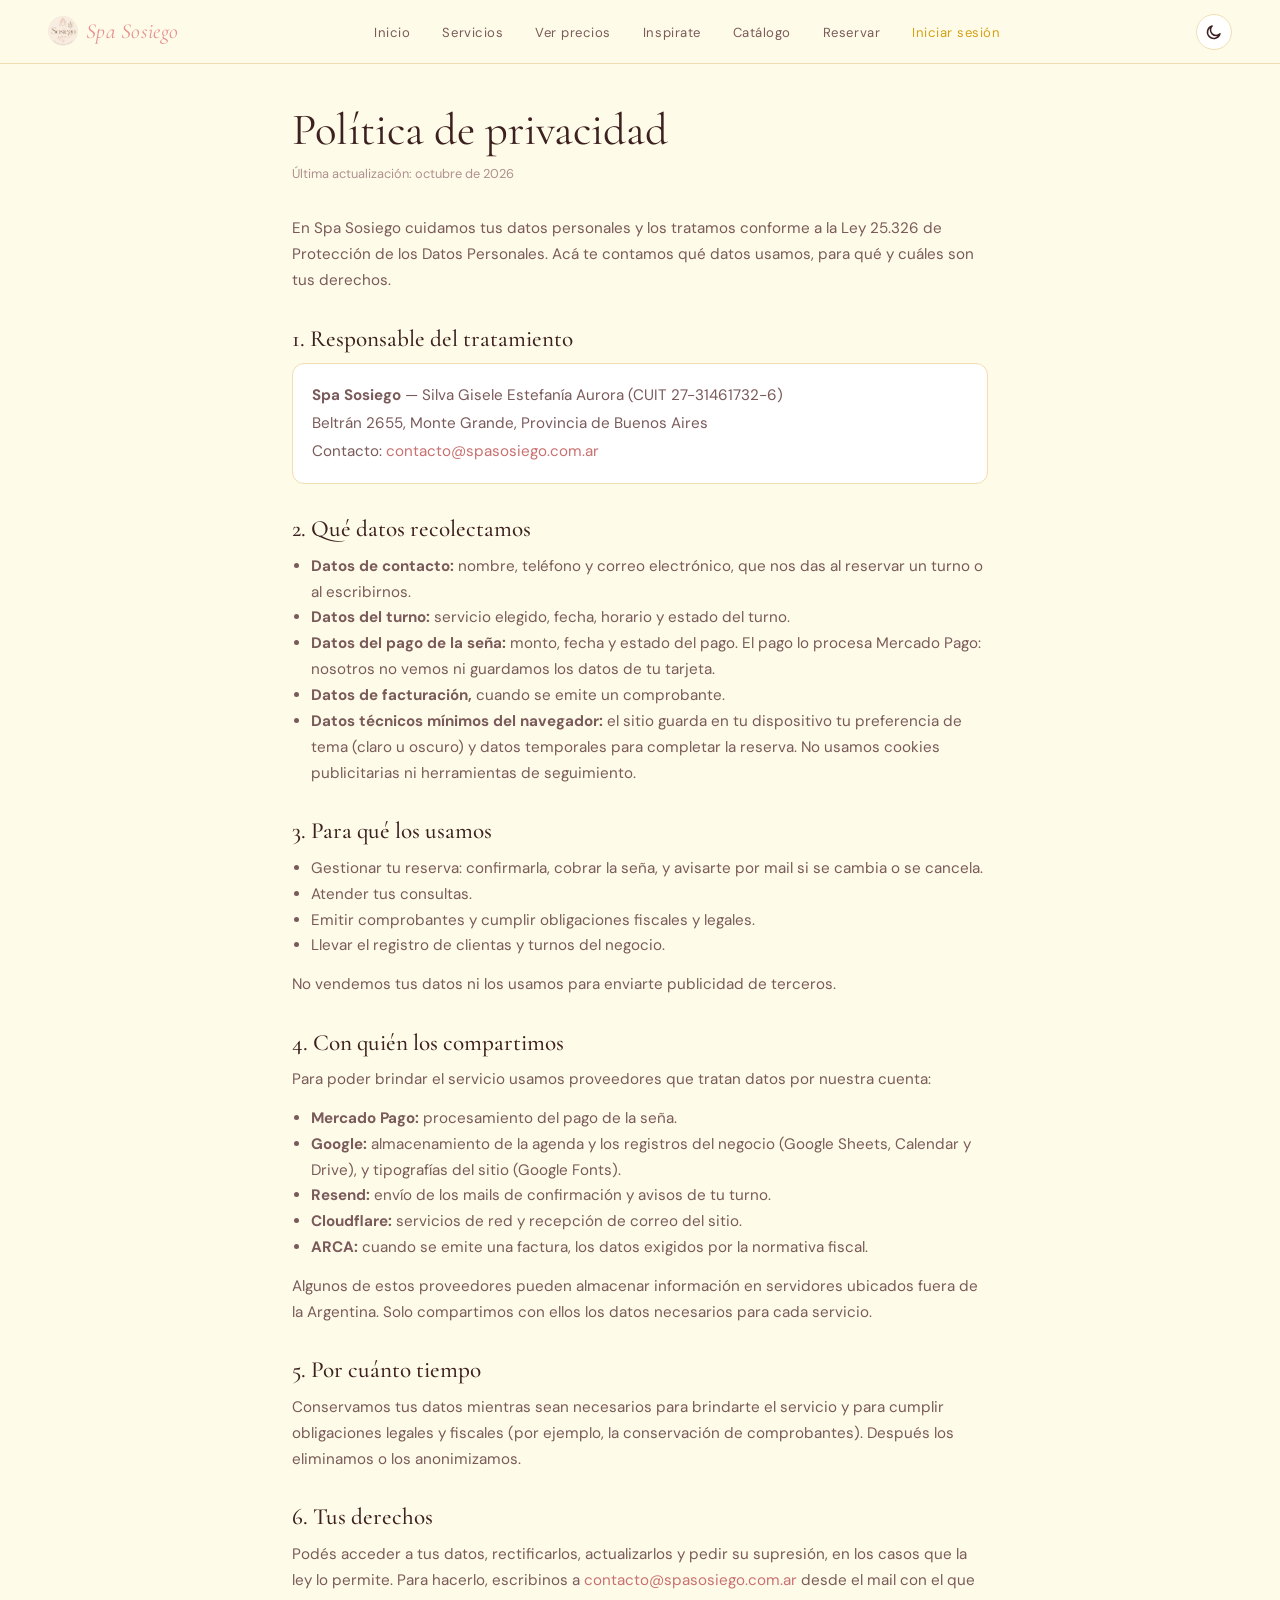
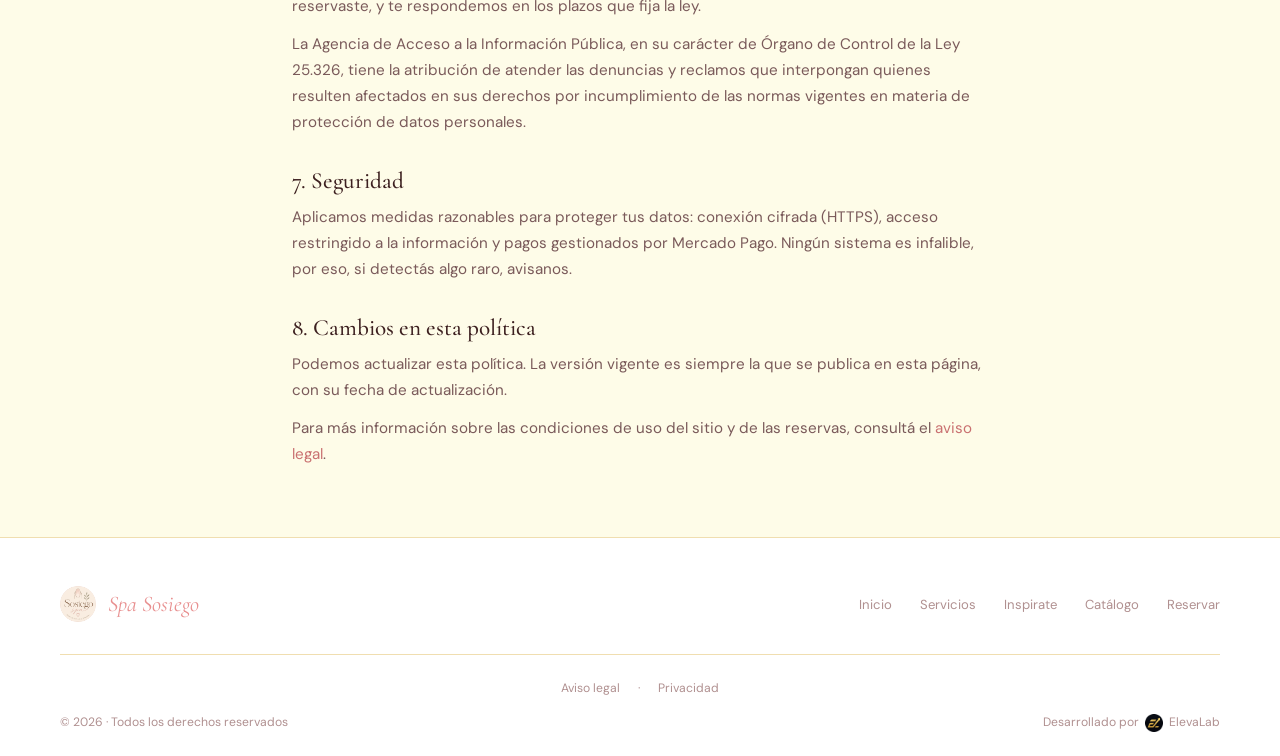
<file: privacidad.html>
<!DOCTYPE html>
<html lang="es" data-theme="light">
<head>
  <meta charset="UTF-8" />
  <meta name="viewport" content="width=device-width, initial-scale=1.0" />
  <title>Política de privacidad — Spa Sosiego</title>
  <link rel="icon" type="image/png" sizes="32x32" href="assets/favicon-32.png" />
  <link rel="apple-touch-icon" href="assets/apple-touch-icon.png" />
  <meta name="description" content="Política de privacidad de Spa Sosiego: qué datos personales usamos, para qué y cómo ejercer tus derechos." />
  <meta name="theme-color" content="#E89090" />
  <link rel="canonical" href="https://spasosiego.com.ar/privacidad.html" />
  <meta property="og:type" content="website" />
  <meta property="og:site_name" content="Spa Sosiego" />
  <meta property="og:locale" content="es_AR" />
  <meta property="og:title" content="Política de privacidad — Spa Sosiego" />
  <meta property="og:url" content="https://spasosiego.com.ar/privacidad.html" />
  <meta property="og:image" content="https://spasosiego.com.ar/assets/og-image.jpg" />
  <meta name="twitter:card" content="summary_large_image" />
  <link rel="stylesheet" href="shared/css/tokens.css" />
  <link rel="stylesheet" href="style.css" />
  <style>
    .legal { max-width: 760px; margin: 0 auto; padding: calc(var(--nav-h) + 2.5rem) clamp(1.25rem, 5vw, 2rem) 3.5rem; }
    .legal h1 { font-family: 'Cormorant Garamond', serif; font-weight: 400; font-size: clamp(2rem, 6vw, 2.8rem); margin-bottom: .3rem; color: var(--text); }
    .legal .legal-fecha { font-size: .8rem; color: var(--text-muted); margin-bottom: 2rem; }
    .legal h2 { font-family: 'Cormorant Garamond', serif; font-weight: 500; font-size: 1.45rem; margin: 2rem 0 .6rem; color: var(--text); }
    .legal p, .legal li { font-size: .95rem; line-height: 1.7; color: var(--text-mid); }
    .legal p { margin-bottom: .8rem; }
    .legal ul { margin: 0 0 .8rem 1.2rem; }
    .legal a { color: var(--accent-dark); }
    .legal .legal-datos { border: 1px solid var(--border); border-radius: 12px; padding: 1rem 1.2rem; background: var(--bg-card); margin-bottom: 1rem; }
    .legal .legal-datos p { margin: .15rem 0; }
  </style>
</head>
<body>

<div id="site-nav"></div>

<main class="legal">
  <h1>Política de privacidad</h1>
  <p class="legal-fecha">Última actualización: octubre de 2026</p>

  <p>En Spa Sosiego cuidamos tus datos personales y los tratamos conforme a la Ley 25.326 de Protección de los Datos Personales. Acá te contamos qué datos usamos, para qué y cuáles son tus derechos.</p>

  <h2>1. Responsable del tratamiento</h2>
  <div class="legal-datos">
    <p><strong>Spa Sosiego</strong> — Silva Gisele Estefanía Aurora (CUIT 27-31461732-6)</p>
    <p>Beltrán 2655, Monte Grande, Provincia de Buenos Aires</p>
    <p>Contacto: <a href="mailto:contacto@spasosiego.com.ar">contacto@spasosiego.com.ar</a></p>
  </div>

  <h2>2. Qué datos recolectamos</h2>
  <ul>
    <li><strong>Datos de contacto:</strong> nombre, teléfono y correo electrónico, que nos das al reservar un turno o al escribirnos.</li>
    <li><strong>Datos del turno:</strong> servicio elegido, fecha, horario y estado del turno.</li>
    <li><strong>Datos del pago de la seña:</strong> monto, fecha y estado del pago. El pago lo procesa Mercado Pago: nosotros no vemos ni guardamos los datos de tu tarjeta.</li>
    <li><strong>Datos de facturación,</strong> cuando se emite un comprobante.</li>
    <li><strong>Datos técnicos mínimos del navegador:</strong> el sitio guarda en tu dispositivo tu preferencia de tema (claro u oscuro) y datos temporales para completar la reserva. No usamos cookies publicitarias ni herramientas de seguimiento.</li>
  </ul>

  <h2>3. Para qué los usamos</h2>
  <ul>
    <li>Gestionar tu reserva: confirmarla, cobrar la seña, y avisarte por mail si se cambia o se cancela.</li>
    <li>Atender tus consultas.</li>
    <li>Emitir comprobantes y cumplir obligaciones fiscales y legales.</li>
    <li>Llevar el registro de clientas y turnos del negocio.</li>
  </ul>
  <p>No vendemos tus datos ni los usamos para enviarte publicidad de terceros.</p>

  <h2>4. Con quién los compartimos</h2>
  <p>Para poder brindar el servicio usamos proveedores que tratan datos por nuestra cuenta:</p>
  <ul>
    <li><strong>Mercado Pago:</strong> procesamiento del pago de la seña.</li>
    <li><strong>Google:</strong> almacenamiento de la agenda y los registros del negocio (Google Sheets, Calendar y Drive), y tipografías del sitio (Google Fonts).</li>
    <li><strong>Resend:</strong> envío de los mails de confirmación y avisos de tu turno.</li>
    <li><strong>Cloudflare:</strong> servicios de red y recepción de correo del sitio.</li>
    <li><strong>ARCA:</strong> cuando se emite una factura, los datos exigidos por la normativa fiscal.</li>
  </ul>
  <p>Algunos de estos proveedores pueden almacenar información en servidores ubicados fuera de la Argentina. Solo compartimos con ellos los datos necesarios para cada servicio.</p>

  <h2>5. Por cuánto tiempo</h2>
  <p>Conservamos tus datos mientras sean necesarios para brindarte el servicio y para cumplir obligaciones legales y fiscales (por ejemplo, la conservación de comprobantes). Después los eliminamos o los anonimizamos.</p>

  <h2>6. Tus derechos</h2>
  <p>Podés acceder a tus datos, rectificarlos, actualizarlos y pedir su supresión, en los casos que la ley lo permite. Para hacerlo, escribinos a <a href="mailto:contacto@spasosiego.com.ar">contacto@spasosiego.com.ar</a> desde el mail con el que reservaste, y te respondemos en los plazos que fija la ley.</p>
  <p>La Agencia de Acceso a la Información Pública, en su carácter de Órgano de Control de la Ley 25.326, tiene la atribución de atender las denuncias y reclamos que interpongan quienes resulten afectados en sus derechos por incumplimiento de las normas vigentes en materia de protección de datos personales.</p>

  <h2>7. Seguridad</h2>
  <p>Aplicamos medidas razonables para proteger tus datos: conexión cifrada (HTTPS), acceso restringido a la información y pagos gestionados por Mercado Pago. Ningún sistema es infalible, por eso, si detectás algo raro, avisanos.</p>

  <h2>8. Cambios en esta política</h2>
  <p>Podemos actualizar esta política. La versión vigente es siempre la que se publica en esta página, con su fecha de actualización.</p>

  <p>Para más información sobre las condiciones de uso del sitio y de las reservas, consultá el <a href="aviso-legal.html">aviso legal</a>.</p>
</main>

<div id="site-footer"></div>

<script src="script.js"></script>
<script src="shared/js/identity.js"></script>
<script src="shared/js/nav.js"></script>
</body>
</html>
</file>
<file: shared/css/tokens.css>
/* ============================================================
   shared/css/tokens.css
   Identidad visual global: colores, tipografías y variables.
   Único lugar donde se define la paleta y el tema light/dark.
   Todas las páginas (público + admin) linkean este archivo
   ANTES de su propio CSS.
   ============================================================ */

@import url('https://fonts.googleapis.com/css2?family=Cormorant+Garamond:ital,wght@0,300;0,400;0,500;1,300;1,400&family=DM+Sans:wght@300;400;500&display=swap');

:root {
  --bg:           #FEFCE8;
  --bg-card:      #FFFFFF;
  --bg-yellow:    #FDE68A;
  --bg-pink:      #FBCFE8;
  --bg-nav:       rgba(254,252,232,0.92);

  --accent:       #E89090;
  --accent-dark:  #C97070;
  --gold:         #D4A017;
  --gold-light:   #F0C040;

  --text:         #3D2020;
  --text-mid:     #7A5A5A;
  --text-muted:   #B09090;

  --border:       #F0DEB0;
  --border-pink:  #F5C8D8;

  --shadow-sm:    0 2px 12px rgba(61,32,32,0.06);
  --shadow-md:    0 4px 24px rgba(61,32,32,0.10);
  --shadow-lg:    0 8px 40px rgba(232,144,144,0.18);

  --radius-sm:    8px;
  --radius-md:    14px;
  --radius-lg:    22px;
  --radius-xl:    32px;

  --nav-h:        64px;
}

[data-theme="dark"] {
  --bg:           #140F0B;
  --bg-card:      #221A12;
  --bg-yellow:    #4A3410;
  --bg-pink:      #3A1E28;
  --bg-nav:       rgba(20,15,11,0.95);

  --gold:         #E8B23D;
  --gold-light:   #F5C765;

  --text:         #F5EAD8;
  --text-mid:     #D0A96E;
  --text-muted:   #8C7358;

  --border:       #3A2E1E;
  --border-pink:  #4A2A30;

  --shadow-sm:    0 2px 12px rgba(0,0,0,0.35);
  --shadow-md:    0 4px 24px rgba(0,0,0,0.45);
  --shadow-lg:    0 8px 40px rgba(232,178,61,0.16);
}

/* Logo real (círculo, .png) — base compartida por admin y sitio
   público; cada lugar ajusta el tamaño exacto en su propio CSS.
   Tamaño por default pensado para el header/topbar. */
.identity-logo-img {
  width: 28px;
  height: 28px;
  border-radius: 50%;
  object-fit: cover;
  vertical-align: middle;
  margin-right: 2px;
}
</file>
<file: style.css>
/* ============================================================
   BASE — Variables, reset, tipografía, componentes globales
   Paleta: Amarillo vainilla · Rosa · Dorado · Texto oscuro
   ============================================================ */

/* Variables de color/tipografía y el @import de fuentes ahora viven en
   shared/css/tokens.css — este archivo lo linkea el HTML justo antes
   que este, así que las var(--...) de acá abajo siguen funcionando igual. */

/* ── Reset ── */
*, *::before, *::after { box-sizing: border-box; margin: 0; padding: 0; }
html { scroll-behavior: smooth; font-size: 16px; }
body {
  font-family: 'DM Sans', sans-serif;
  background: var(--bg);
  color: var(--text);
  line-height: 1.6;
  transition: background 0.3s, color 0.3s;
  overflow-x: hidden;
  -webkit-font-smoothing: antialiased;
}
a { color: inherit; text-decoration: none; }
img { max-width: 100%; display: block; }
button { cursor: pointer; font-family: inherit; }

/* ── Tipografía ── */
.font-display {
  font-family: 'Cormorant Garamond', serif;
}
h1, h2, h3 {
  font-family: 'Cormorant Garamond', serif;
  font-weight: 400;
  line-height: 1.2;
  color: var(--text);
}
h1 { font-size: clamp(2.4rem, 5vw, 3.6rem); }
h2 { font-size: clamp(1.8rem, 3.5vw, 2.4rem); }
h3 { font-size: 1.3rem; }

.eyebrow {
  font-size: 0.7rem;
  font-weight: 500;
  letter-spacing: 0.14em;
  text-transform: uppercase;
  color: var(--gold);
}

/* ── Navegación ── */
.nav {
  position: fixed;
  top: 0; left: 0; right: 0;
  z-index: 100;
  height: var(--nav-h);
  background: var(--bg-nav);
  backdrop-filter: blur(16px);
  -webkit-backdrop-filter: blur(16px);
  border-bottom: 1px solid var(--border);
  display: flex;
  align-items: center;
  justify-content: space-between;
  padding: 0 clamp(1.25rem, 4vw, 3rem);
  transition: background 0.3s;
}

.nav-logo {
  display: flex;
  align-items: center;
  gap: .5rem;
  font-family: 'Cormorant Garamond', serif;
  font-size: 1.35rem;
  font-style: italic;
  color: var(--text);
  letter-spacing: 0.02em;
}
.nav-logo .identity-logo-img { width: 30px; height: 30px; margin-right: 0; }
.nav-logo span { color: var(--accent); }

.nav-links {
  display: flex;
  align-items: center;
  gap: 2rem;
  list-style: none;
}
.nav-links a {
  font-size: 0.82rem;
  font-weight: 400;
  color: var(--text-mid);
  letter-spacing: 0.04em;
  transition: color 0.2s;
  position: relative;
}
.nav-links a::after {
  content: '';
  position: absolute;
  bottom: -3px; left: 0; right: 0;
  height: 1px;
  background: var(--accent);
  transform: scaleX(0);
  transform-origin: left;
  transition: transform 0.25s;
}
.nav-links a:hover,
.nav-links a.active { color: var(--text); }
.nav-links a:hover::after,
.nav-links a.active::after { transform: scaleX(1); }

.nav-admin {
  font-size: 0.75rem;
  color: var(--gold) !important;
  letter-spacing: 0.06em;
}
.nav-admin::after { background: var(--gold) !important; }

.nav-right {
  display: flex;
  align-items: center;
  gap: 1rem;
}

/* Theme toggle — mismo componente visual que admin/style.css .topbar-theme-btn */
.theme-btn {
  width: 36px; height: 36px;
  border-radius: 50%;
  border: 1px solid var(--border);
  background: var(--bg-card);
  display: flex;
  align-items: center;
  justify-content: center;
  color: var(--text);
  cursor: pointer;
  flex-shrink: 0;
}
.theme-btn svg { width: 18px; height: 18px; }
.theme-btn:active { background: var(--bg); }

/* Hamburger */
.hamburger {
  display: none;
  flex-direction: column;
  gap: 4px;
  background: none;
  border: none;
  padding: 4px;
}
.hamburger span {
  display: block;
  width: 20px; height: 1.5px;
  background: var(--text);
  border-radius: 2px;
  transition: all 0.3s;
}

/* ── Botones ── */
.btn {
  display: inline-flex;
  align-items: center;
  justify-content: center;
  gap: 0.4rem;
  font-family: 'DM Sans', sans-serif;
  font-size: 0.82rem;
  font-weight: 500;
  letter-spacing: 0.04em;
  border-radius: var(--radius-xl);
  padding: 0.7rem 1.6rem;
  border: none;
  transition: all 0.22s;
  white-space: nowrap;
}
.btn-primary {
  background: var(--accent);
  color: #fff;
  box-shadow: 0 2px 16px rgba(232,144,144,0.35);
}
.btn-primary:hover {
  background: var(--accent-dark);
  transform: translateY(-1px);
  box-shadow: 0 4px 24px rgba(232,144,144,0.45);
}
.btn-secondary {
  background: var(--bg-yellow);
  color: var(--text);
  border: 1px solid var(--border);
}
.btn-secondary:hover {
  background: var(--gold-light);
  transform: translateY(-1px);
}
.btn-outline {
  background: transparent;
  color: var(--text-mid);
  border: 1px solid var(--border);
}
.btn-outline:hover {
  border-color: var(--accent);
  color: var(--accent);
  background: rgba(232,144,144,0.06);
}
.btn-ghost {
  background: transparent;
  color: var(--text-muted);
  border: none;
  padding: 0.5rem 0.8rem;
}
.btn-ghost:hover { color: var(--text); }
.btn-sm { padding: 0.45rem 1rem; font-size: 0.76rem; }
.btn-lg { padding: 0.9rem 2.2rem; font-size: 0.9rem; }

/* ── Cards ── */
.card {
  background: var(--bg-card);
  border: 1px solid var(--border);
  border-radius: var(--radius-lg);
  box-shadow: var(--shadow-sm);
  transition: box-shadow 0.25s, transform 0.25s;
}
.card:hover {
  box-shadow: var(--shadow-md);
  transform: translateY(-2px);
}
.card-yellow {
  background: var(--bg-yellow);
  border-color: transparent;
}
.card-pink {
  background: var(--bg-pink);
  border-color: var(--border-pink);
}

/* ── Badge ── */
.badge {
  display: inline-block;
  padding: 0.2rem 0.7rem;
  border-radius: 50px;
  font-size: 0.72rem;
  font-weight: 500;
  letter-spacing: 0.04em;
}
.badge-yellow { background: var(--bg-yellow); color: var(--text-mid); }
.badge-pink   { background: var(--bg-pink);   color: #9C4A6A; }
.badge-gold   { background: rgba(212,160,23,0.15); color: var(--gold); }
.badge-green  { background: rgba(34,197,94,0.12);  color: #16a34a; }
.badge-red    { background: rgba(239,68,68,0.12);   color: #dc2626; }
.badge-amber  { background: rgba(245,158,11,0.12);  color: #b45309; }

/* ── Formularios ── */
.form-group { margin-bottom: 1.1rem; }
.form-group label {
  display: block;
  font-size: 0.78rem;
  font-weight: 500;
  color: var(--text-muted);
  letter-spacing: 0.05em;
  text-transform: uppercase;
  margin-bottom: 0.4rem;
}
.form-group input,
.form-group textarea,
.form-group select {
  width: 100%;
  padding: 0.7rem 1rem;
  border-radius: var(--radius-md);
  border: 1px solid var(--border);
  background: var(--bg);
  color: var(--text);
  font-family: 'DM Sans', sans-serif;
  font-size: 0.88rem;
  outline: none;
  transition: border-color 0.2s, box-shadow 0.2s;
  appearance: none;
}
.form-group input:focus,
.form-group textarea:focus,
.form-group select:focus {
  border-color: var(--accent);
  box-shadow: 0 0 0 3px rgba(232,144,144,0.12);
}
.form-group textarea { resize: vertical; min-height: 90px; }

/* ── Divider decorativo ── */
.divider {
  display: flex;
  align-items: center;
  gap: 1rem;
  margin: 2.5rem 0;
  color: var(--text-muted);
  font-size: 0.8rem;
}
.divider::before, .divider::after {
  content: '';
  flex: 1;
  height: 1px;
  background: var(--border);
}

/* ── Toast ── */
.toast {
  position: fixed;
  bottom: 2rem; right: 2rem;
  background: var(--text);
  color: var(--bg);
  padding: 0.85rem 1.4rem;
  border-radius: var(--radius-md);
  font-size: 0.85rem;
  font-weight: 500;
  z-index: 999;
  box-shadow: var(--shadow-lg);
  transform: translateY(80px);
  opacity: 0;
  transition: all 0.3s cubic-bezier(0.34,1.56,0.64,1);
  pointer-events: none;
}
.toast.show { transform: translateY(0); opacity: 1; }

/* ── Loader ── */
.loader {
  display: inline-block;
  width: 16px; height: 16px;
  border: 2px solid rgba(255,255,255,0.3);
  border-top-color: white;
  border-radius: 50%;
  animation: spin 0.7s linear infinite;
}
@keyframes spin { to { transform: rotate(360deg); } }

/* ── Fade in scroll ── */
.reveal {
  opacity: 0;
  transform: translateY(18px);
  transition: opacity 0.55s ease, transform 0.55s ease;
}
.reveal.visible { opacity: 1; transform: translateY(0); }

/* ── Sección base ── */
.section {
  padding: clamp(4rem, 8vw, 7rem) clamp(1.25rem, 5vw, 3rem);
  max-width: 1160px;
  margin: 0 auto;
}
.section-header { margin-bottom: 3rem; }
.section-header h2 { margin-top: 0.5rem; }

/* ── Footer ── */
.footer {
  background: var(--bg-card);
  border-top: 1px solid var(--border);
  padding: 3rem clamp(1.25rem, 5vw, 3rem) 1.5rem;
}
.footer-inner {
  max-width: 1160px;
  margin: 0 auto;
  display: flex;
  align-items: center;
  justify-content: space-between;
  flex-wrap: wrap;
  gap: 1.5rem;
  padding-bottom: 2rem;
  border-bottom: 1px solid var(--border);
  margin-bottom: 1.5rem;
}
.footer-logo .identity-logo-img { width: 36px; height: 36px; flex-shrink: 0; }
.footer-logo {
  font-family: 'Cormorant Garamond', serif;
  font-style: italic;
  font-size: 1.4rem;
  color: var(--text);
  display: flex;               /* logo y nombre en la misma línea (antes quedaban uno arriba del otro) */
  align-items: center;
  gap: .6rem;
}
.footer-logo span { color: var(--accent); }
.footer-links {
  display: flex;
  gap: 1.75rem;
  list-style: none;
  flex-wrap: wrap;
}
.footer-links a {
  font-size: 0.82rem;
  color: var(--text-muted);
  transition: color 0.2s;
}
.footer-links a:hover { color: var(--accent); }
.footer-social { display: flex; gap: .6rem; }
.footer-social-link {
  width: 34px; height: 34px;
  display: flex; align-items: center; justify-content: center;
  border-radius: 50%;
  background: var(--bg);
  border: 1px solid var(--border);
  font-size: 1rem;
  transition: all .18s;
}
.footer-social-link:hover { border-color: var(--accent); background: var(--bg-pink); }

/* ── Botón flotante WhatsApp (solo si hay número cargado) ── */
.wa-float {
  position: fixed;
  right: 1.25rem;
  bottom: 1.25rem;
  width: 52px; height: 52px;
  border-radius: 50%;
  background: #25D366;
  display: flex; align-items: center; justify-content: center;
  font-size: 1.5rem;
  box-shadow: var(--shadow-md);
  z-index: 80;
  transition: transform .18s;
}
.wa-float:hover { transform: scale(1.06); }
@media (max-width: 768px) {
  .wa-float { right: 1rem; bottom: 1rem; width: 48px; height: 48px; font-size: 1.35rem; }
}
.footer-copy {
  max-width: 1160px;
  margin: 0 auto;
  font-size: 0.76rem;
  color: var(--text-muted);
  display: flex;
  justify-content: space-between;
  flex-wrap: wrap;
  gap: 0.5rem;
}

/* Pie de página en celular: todo centrado y compacto (logo + nombre, links, legales, copyright y crédito). */
@media (max-width: 768px) {
  .footer { padding: 2rem 1.25rem 5rem; }          /* abajo deja lugar a la barra fija "Reservar" */
  .footer-inner {
    flex-direction: column;
    align-items: center;
    text-align: center;
    gap: 1.1rem;
    padding-bottom: 1.4rem;
    margin-bottom: 1.2rem;
  }
  .footer-logo { justify-content: center; }
  .footer-links { justify-content: center; gap: .55rem 1.3rem; }
  .footer-copy { flex-direction: column; align-items: center; text-align: center; gap: .55rem; }
  .footer-copy.footer-legal { flex-direction: row; justify-content: center; }   /* "Aviso legal · Privacidad" en una sola línea */
}

/* ── Responsive nav ── */
@media (max-width: 768px) {
  .nav-links {
    display: none;
    position: fixed;
    top: var(--nav-h); left: 0; right: 0;
    background: var(--bg-nav);
    backdrop-filter: blur(16px);
    flex-direction: column;
    align-items: flex-start;
    padding: 1.5rem clamp(1.25rem, 5vw, 3rem);
    gap: 1.25rem;
    border-bottom: 1px solid var(--border);
    z-index: 99;
  }
  .nav-links.open { display: flex; }
  .nav-links a { font-size: 1rem; }
  .hamburger { display: flex; }
}

/* ── Scrollbar sutil ── */
::-webkit-scrollbar { width: 6px; }
::-webkit-scrollbar-track { background: var(--bg); }
::-webkit-scrollbar-thumb { background: var(--border); border-radius: 3px; }
::-webkit-scrollbar-thumb:hover { background: var(--text-muted); }

/* ── Selección de texto ── */
::selection { background: var(--bg-pink); color: var(--text); }
</file>
<file: admin/style.css>
/* ============================================================
   ADMIN.CSS — Panel de administración
   Importa styles.css para variables y base
   ============================================================ */

/* Tipografía propia del admin: 'Poppins' reemplaza a la serif
   decorativa (Cormorant Garamond, heredada de shared/css/tokens.css
   para el sitio público) en todos los títulos/números del admin —
   más clara y prolija para pantallas de trabajo. Import propio,
   sin tocar tokens.css ni el sitio público. */
@import url('https://fonts.googleapis.com/css2?family=Poppins:wght@400;500;600;700&display=swap');

/* ── Layout principal ── */
.admin-page {
  min-height: 100vh;
  background: var(--bg);
  /* Base del admin en Poppins (pisa el 'DM Sans' de style.css raíz) —
     unifica toda la tipografía del panel; el sitio público no se toca. */
  font-family: 'Poppins', sans-serif;
  /* Contraste más claro para texto secundario, solo en el admin (no toca
     el sitio público, que sigue usando la paleta de shared/css/tokens.css
     tal cual) — el --text-muted original (#B09090) es muy tenue para
     leer badges, subtítulos y listas en pantallas de trabajo. */
  --text-muted: #7A5A5A;
}

/* ── Top bar ── */
.admin-topbar {
  position: fixed;
  top: 0; left: 0; right: 0;
  height: 56px;
  background: var(--bg-card);
  border-bottom: 1px solid var(--border);
  display: flex;
  align-items: center;
  justify-content: space-between;
  padding: 0 1.25rem;
  z-index: 200;
  gap: 1rem;
}

.topbar-left {
  display: flex;
  align-items: center;
  gap: .85rem;
}

.topbar-logo {
  display: flex;
  align-items: center;
  gap: .5rem;
  font-family: 'Poppins', sans-serif;
  font-weight: 600;
  font-size: 1.15rem;
  color: var(--text);
}
.topbar-logo span { color: var(--accent); }

.topbar-right {
  display: flex;
  align-items: center;
  gap: .6rem;
}
.topbar-theme-btn {
  width: 36px; height: 36px;
  border-radius: 50%;
  border: 1px solid var(--border);
  background: var(--bg-card);
  display: flex;
  align-items: center;
  justify-content: center;
  color: var(--text);
  cursor: pointer;
  flex-shrink: 0;
}
.topbar-theme-btn svg { width: 18px; height: 18px; }
.topbar-theme-btn:active { background: var(--bg); }

/* Hamburger */
.menu-btn {
  width: 36px; height: 36px;
  border-radius: var(--radius-sm);
  border: 1px solid var(--border);
  background: var(--bg);
  display: flex;
  flex-direction: column;
  align-items: center;
  justify-content: center;
  gap: 4px;
  cursor: pointer;
  transition: all .2s;
  flex-shrink: 0;
}
.menu-btn:hover { border-color: var(--accent); }
.menu-btn span {
  display: block;
  width: 16px; height: 1.5px;
  background: var(--text);
  border-radius: 2px;
  transition: all .3s;
}
.menu-btn.open span:nth-child(1) { transform: rotate(45deg) translate(4px, 4px); }
.menu-btn.open span:nth-child(2) { opacity: 0; transform: scaleX(0); }
.menu-btn.open span:nth-child(3) { transform: rotate(-45deg) translate(4px, -4px); }

/* Badge notificaciones */
.notif-badge {
  position: absolute;
  top: -4px; right: -4px;
  width: 16px; height: 16px;
  border-radius: 50%;
  background: var(--accent);
  color: white;
  font-size: .6rem;
  font-weight: 700;
  display: flex;
  align-items: center;
  justify-content: center;
  border: 2px solid var(--bg-card);
}

/* ── Drawer lateral ── */
.admin-drawer {
  position: fixed;
  top: 56px; left: 0;
  width: 240px;
  height: calc(100vh - 56px);
  background: var(--bg-card);
  border-right: 1px solid var(--border);
  z-index: 150;
  transform: translateX(-100%);
  transition: transform .28s cubic-bezier(.4,0,.2,1);
  overflow-y: auto;
  display: flex;
  flex-direction: column;
  padding: 1rem 0 2rem;
}
.admin-drawer.open { transform: translateX(0); }

/* Overlay oscuro detrás del drawer */
.drawer-overlay {
  display: none;
  position: fixed;
  inset: 0;
  top: 56px;
  background: rgba(61,32,32,.35);
  z-index: 140;
  backdrop-filter: blur(2px);
}
.drawer-overlay.open { display: block; }

/* Nav items del drawer */
.drawer-section {
  padding: .5rem 0;
  border-bottom: 1px solid var(--border);
  margin-bottom: .5rem;
}
.drawer-section:last-child { border-bottom: none; }

.drawer-label {
  font-size: .62rem;
  font-weight: 500;
  letter-spacing: .12em;
  text-transform: uppercase;
  color: var(--text-muted);
  padding: .5rem 1.25rem .25rem;
}

.drawer-item {
  display: flex;
  align-items: center;
  gap: .75rem;
  padding: .7rem 1.25rem;
  font-size: .88rem;
  color: var(--text-mid);
  cursor: pointer;
  transition: all .18s;
  border-left: 3px solid transparent;
  position: relative;
  user-select: none;
}
.drawer-item:hover {
  background: var(--bg);
  color: var(--text);
}
.drawer-item.active {
  color: var(--accent);
  border-left-color: var(--accent);
  background: rgba(232,144,144,.07);
  font-weight: 500;
}
.drawer-item .di-icon {
  font-size: 1rem;
  width: 20px;
  height: 20px;
  display: flex;
  align-items: center;
  justify-content: center;
  flex-shrink: 0;
}
.drawer-item .di-icon svg { width: 19px; height: 19px; }
.drawer-item .di-badge {
  margin-left: auto;
  background: var(--accent);
  color: white;
  font-size: .65rem;
  font-weight: 700;
  padding: .1rem .4rem;
  border-radius: 50px;
  min-width: 18px;
  text-align: center;
}
.drawer-item.future {
  opacity: .45;
  cursor: default;
}
.drawer-item.future:hover { background: none; color: var(--text-mid); }
.drawer-item .coming {
  margin-left: auto;
  font-size: .62rem;
  color: var(--text-muted);
  font-style: italic;
}

/* ── Contenido principal ── */
.admin-main {
  padding-top: 56px;
  min-height: 100vh;
}

.admin-section {
  display: none;
  padding: 1.5rem clamp(1rem, 4vw, 2rem);
  max-width: 1000px;
  margin: 0 auto;
  animation: sectionIn .22s ease;
}
.admin-section.active { display: block; }

@keyframes sectionIn {
  from { opacity: 0; transform: translateY(8px); }
  to   { opacity: 1; transform: translateY(0); }
}

.section-title {
  font-family: 'Poppins', sans-serif;
  font-size: 1.6rem;
  font-weight: 600;
  margin-bottom: .25rem;
  color: var(--text);
}
.section-subtitle {
  font-size: .82rem;
  color: var(--text-muted);
  margin-bottom: 1.75rem;
}

/* ── Stats cards ── */
.stats-grid {
  display: grid;
  grid-template-columns: repeat(4, 1fr);
  gap: 1rem;
  margin-bottom: 1.75rem;
}
.stat-card {
  background: var(--bg-card);
  border: 1px solid var(--border);
  border-radius: var(--radius-md);
  padding: 1.1rem 1.25rem;
}
.stat-num {
  font-family: 'Poppins', sans-serif;
  font-weight: 600;
  font-size: 2rem;
  line-height: 1;
  margin-bottom: .25rem;
}
.stat-label {
  font-size: .7rem;
  font-weight: 500;
  text-transform: uppercase;
  letter-spacing: .06em;
  color: var(--text-muted);
}

/* ── Panel card (sección con borde) ── */
.panel-card {
  background: var(--bg-card);
  border: 1px solid var(--border);
  border-radius: var(--radius-lg);
  overflow: hidden;
  margin-bottom: 1.5rem;
}
.panel-card-header {
  display: flex;
  align-items: center;
  justify-content: space-between;
  padding: 1rem 1.25rem;
  border-bottom: 1px solid var(--border);
  gap: 1rem;
  flex-wrap: wrap;
}
.panel-card-header h3 {
  font-family: 'Poppins', sans-serif;
  font-size: 1.1rem;
  font-weight: 600;
}
.panel-card-header-actions {
  display: flex;
  gap: .5rem;
  flex-wrap: wrap;
  align-items: center;
}
.turnos-sync-btn { display: flex; align-items: center; gap: .4rem; white-space: nowrap; }
.turnos-sync-btn svg { width: 15px; height: 15px; flex-shrink: 0; }
.panel-card-body { padding: 1.25rem; }

/* ── Turnos: navegación por fecha ── */
.turnos-date-nav {
  display: flex;
  align-items: center;
  justify-content: space-between;
  padding: .85rem 1.25rem;
  border-bottom: 1px solid var(--border);
  gap: .5rem;
}
.tdn-arrow {
  border: 1px solid var(--border);
  background: none;
  color: var(--text);
  width: 34px;
  height: 34px;
  border-radius: 50%;
  font-size: 1.15rem;
  line-height: 1;
  cursor: pointer;
  flex-shrink: 0;
}
.tdn-arrow:hover { border-color: var(--accent); }
.tdn-fecha {
  flex: 1;
  text-align: center;
  font-family: 'Poppins', sans-serif;
  font-size: 1.15rem;
  cursor: pointer;
  line-height: 1.2;
}
.tdn-fecha small {
  display: block;
  font-family: inherit;
  font-size: .72rem;
  color: var(--text-muted);
  margin-top: .1rem;
}

/* ── Turnos: tarjetas nativas (mismo diseño en mobile y desktop) ── */
.turnos-list { display: flex; flex-direction: column; gap: .9rem; padding: 0 1.25rem 1.25rem; }
.turno-card {
  background: var(--bg-card);
  border: 1px solid var(--border);
  border-radius: var(--radius-md);
  padding: 1rem 1.1rem;
}
.turno-card-top {
  display: flex;
  align-items: flex-start;
  justify-content: space-between;
  gap: .75rem;
  margin-bottom: .65rem;
}
.turno-estado {
  display: flex;
  align-items: center;
  gap: .4rem;
  font-size: .78rem;
  font-weight: 500;
  text-transform: capitalize;
  padding-top: .2rem;
}
.turno-fecha {
  font-family: 'Poppins', sans-serif;
  font-size: 1.05rem;
  color: var(--text);
  text-align: right;
  white-space: nowrap;
}
.turno-fecha small {
  display: block;
  font-family: 'Poppins', sans-serif;
  font-size: .72rem;
  color: var(--text-muted);
  font-weight: 400;
}
.turno-cliente { font-weight: 500; font-size: .95rem; }
.turno-servicio { font-size: .82rem; color: var(--text-mid); margin-top: .1rem; }
.turno-mail { font-size: .72rem; color: var(--text-muted); margin-top: .2rem; }
.badge-sena { font-size: .7rem; background: var(--bg-yellow); border-radius: 4px; padding: 1px 5px; }
.turno-actions {
  display: flex;
  flex-wrap: wrap;
  gap: .4rem;
  margin-top: .8rem;
  padding-top: .8rem;
  border-top: 1px solid var(--border);
}
.turnos-empty { text-align: center; padding: 2rem 1.25rem; color: var(--text-muted); }

/* ── Clientes ── */
.clientes-lista { display: flex; flex-direction: column; gap: .6rem; }
.cliente-card {
  background: var(--bg-card);
  border: 1px solid var(--border);
  border-radius: var(--radius);
  padding: .85rem 1.1rem;
  cursor: pointer;
  transition: border-color .15s;
}
.cliente-card:hover { border-color: var(--accent); }
.cliente-card-nombre { font-family: 'Poppins', sans-serif; font-weight: 500; font-size: 1rem; }
.cliente-card-sub { font-size: .8rem; color: var(--text-muted); margin-top: .15rem; }

.fc-resumen {
  display: grid;
  grid-template-columns: 1fr 1fr;
  gap: .6rem;
  margin-bottom: 1.25rem;
}
.fc-resumen-item {
  background: var(--bg-subtle, rgba(0,0,0,.03));
  border-radius: var(--radius);
  padding: .6rem .75rem;
  display: flex;
  flex-direction: column;
  gap: .2rem;
}
.fc-resumen-label { font-size: .72rem; color: var(--text-muted); }
.fc-resumen-valor { font-size: .88rem; }

.fc-bloque { margin-bottom: 1.1rem; }
.fc-bloque h4 {
  font-size: .78rem;
  text-transform: uppercase;
  letter-spacing: .03em;
  color: var(--text-muted);
  margin-bottom: .5rem;
  font-weight: 500;
}
.fc-lista { display: flex; flex-direction: column; gap: .4rem; max-height: 220px; overflow-y: auto; }
.fc-lista-item {
  display: flex;
  justify-content: space-between;
  gap: .6rem;
  font-size: .82rem;
  padding: .5rem .65rem;
  background: var(--bg-subtle, rgba(0,0,0,.03));
  border-radius: var(--radius);
}
.fc-lista-estado { color: var(--text-muted); text-transform: capitalize; flex-shrink: 0; }
.fc-lista-monto { color: #16a34a; font-weight: 600; flex-shrink: 0; }
.fc-lista-vacio { font-size: .82rem; color: var(--text-muted); padding: .4rem .1rem; }

/* ── Switch Activo/Inactivo (ficha de cliente) ── */
.switch-activo-wrap { display: flex; align-items: center; gap: .5rem; }
.switch-activo-label { font-size: .8rem; color: var(--text-muted); }
.switch-activo {
  position: relative;
  width: 42px;
  height: 24px;
  border-radius: 999px;
  border: none;
  background: rgba(0,0,0,.15);
  cursor: pointer;
  padding: 0;
  transition: background .2s;
  flex-shrink: 0;
}
.switch-activo.on { background: #16a34a; }
.switch-activo-knob {
  position: absolute;
  top: 2px;
  left: 2px;
  width: 20px;
  height: 20px;
  border-radius: 50%;
  background: #fff;
  box-shadow: 0 1px 3px rgba(0,0,0,.25);
  transition: left .2s;
}
.switch-activo.on .switch-activo-knob { left: 20px; }

/* ── Mi Agenda: filas de configuración ── */
.config-lista { display: flex; flex-direction: column; gap: .55rem; }
.config-row {
  display: flex;
  align-items: center;
  gap: .85rem;
  background: var(--bg-card);
  border: 1px solid var(--border);
  border-radius: var(--radius);
  padding: .9rem 1.1rem;
  cursor: pointer;
  transition: border-color .15s;
}
.config-row:hover { border-color: var(--accent); }
.config-row-icon { font-size: 1.3rem; flex-shrink: 0; width: 1.6rem; text-align: center; }
.config-row-body { flex: 1; min-width: 0; }
.config-row-title { font-family: 'Poppins', sans-serif; font-weight: 500; font-size: .95rem; }
.config-row-sub {
  font-size: .8rem;
  color: var(--text-muted);
  margin-top: .15rem;
  white-space: nowrap;
  overflow: hidden;
  text-overflow: ellipsis;
}
.config-row-arrow { font-size: 1.3rem; color: var(--text-muted); flex-shrink: 0; }

/* ── Input inline ── */
.input-sm {
  padding: .4rem .75rem;
  border-radius: var(--radius-sm);
  border: 1px solid var(--border);
  background: var(--bg);
  color: var(--text);
  font-family: 'Poppins', sans-serif;
  font-size: .82rem;
  outline: none;
  transition: border-color .2s;
}
.input-sm:focus { border-color: var(--accent); }

/* ── Toggle chips ── */
.chip-grid { display: flex; flex-wrap: wrap; gap: .45rem; }
.chip {
  padding: .38rem .9rem;
  border-radius: 50px;
  border: 1px solid var(--border);
  background: var(--bg);
  color: var(--text-muted);
  font-size: .8rem;
  cursor: pointer;
  transition: all .18s;
  user-select: none;
  white-space: nowrap;
}
.chip:hover { border-color: var(--accent); color: var(--accent); }
.chip.on    { background: var(--accent); border-color: var(--accent); color: #fff; }
.chip.on-gold { background: var(--bg-yellow); border-color: var(--gold); color: var(--text); }
.chip.danger  { background: rgba(239,68,68,.08); border-color: rgba(239,68,68,.25); color: #dc2626; }

/* ── Stock control ── */
.qty-control { display: inline-flex; align-items: center; gap: .35rem; }
.qty-btn {
  width: 28px; height: 28px;
  border-radius: 7px;
  border: 1px solid var(--border);
  background: var(--bg);
  color: var(--text);
  font-size: 1rem;
  display: flex;
  align-items: center;
  justify-content: center;
  cursor: pointer;
  transition: all .15s;
  line-height: 1;
}
.qty-btn:hover { border-color: var(--accent); color: var(--accent); }
.qty-num { min-width: 28px; text-align: center; font-weight: 500; font-size: .9rem; }

/* ── Visibilidad toggle ── */
.vis-btn {
  display: inline-flex;
  align-items: center;
  gap: .3rem;
  font-size: .75rem;
  padding: .22rem .65rem;
  border-radius: 50px;
  border: 1px solid var(--border);
  cursor: pointer;
  transition: all .18s;
  user-select: none;
  background: var(--bg);
  color: var(--text-muted);
}
.vis-btn.pub {
  background: rgba(34,197,94,.1);
  border-color: rgba(34,197,94,.3);
  color: #16a34a;
}

/* ── Dot estado ── */
.dot {
  display: inline-block;
  width: 7px; height: 7px;
  border-radius: 50%;
  margin-right: 5px;
  flex-shrink: 0;
  vertical-align: middle;
}
.dot-pend { background: #f59e0b; }
.dot-conf { background: #22c55e; }
.dot-canc { background: #ef4444; }
.dot-fin  { background: var(--text-muted); }
.dot-ok   { background: #22c55e; }
.dot-low  { background: #f59e0b; }
.dot-out  { background: #ef4444; }

/* ── Foto upload ── */
.foto-upload-area {
  border: 1.5px dashed var(--border);
  border-radius: var(--radius-md);
  padding: 1.25rem;
  text-align: center;
  cursor: pointer;
  transition: all .2s;
  margin-bottom: .75rem;
}
.foto-upload-area:hover { border-color: var(--accent); background: rgba(232,144,144,.04); }
.foto-upload-area input { display: none; }
.foto-preview-img {
  width: 72px; height: 72px;
  border-radius: var(--radius-sm);
  object-fit: cover;
  margin: 0 auto .5rem;
  border: 1px solid var(--border);
  display: none;
}

/* ── Modales ── */
.modal-overlay {
  display: none;
  position: fixed;
  inset: 0;
  background: rgba(61,32,32,.4);
  backdrop-filter: blur(3px);
  z-index: 300;
  align-items: center;
  justify-content: center;
  padding: 1rem;
}
.modal-overlay.open { display: flex; }
.modal-box {
  background: var(--bg-card);
  border: 1px solid var(--border);
  border-radius: var(--radius-xl);
  padding: 1.75rem;
  width: 100%;
  max-width: 500px;
  box-shadow: var(--shadow-lg);
  animation: sectionIn .22s ease;
  max-height: 90vh;
  overflow-y: auto;
}
.modal-header {
  display: flex;
  align-items: center;
  justify-content: space-between;
  margin-bottom: 1.25rem;
}
.modal-header h3 {
  font-family: 'Poppins', sans-serif;
  font-size: 1.25rem;
  font-weight: 600;
}
.modal-close {
  background: none;
  border: none;
  font-size: 1.4rem;
  color: var(--text-muted);
  cursor: pointer;
  line-height: 1;
  padding: .2rem;
}
.modal-close:hover { color: var(--text); }

/* Modal confirmación */
.confirm-box { text-align: center; padding: .5rem 0; }
.confirm-icon { font-size: 2.5rem; margin-bottom: .75rem; display: block; }
.confirm-box h3 { font-family: 'Poppins', sans-serif; font-size: 1.3rem; font-weight: 600; margin-bottom: .5rem; }
.confirm-box p  { font-size: .86rem; color: var(--text-muted); margin-bottom: 1.5rem; line-height: 1.6; }
.confirm-btns   { display: flex; gap: .6rem; }

/* ── Alerta stock bajo ── */
.stock-alerta {
  background: rgba(245,158,11,.08);
  border: 1px solid rgba(245,158,11,.25);
  border-radius: var(--radius-md);
  padding: 1rem 1.25rem;
  margin-bottom: 1.25rem;
  display: none;
}
.stock-alerta p { font-size: .82rem; font-weight: 500; margin-bottom: .5rem; }
.stock-alerta-lista { display: flex; flex-wrap: wrap; gap: .4rem; }

/* ── Inicio / Dashboard ── */
.dashboard-grid {
  display: grid;
  grid-template-columns: 1fr 1fr;
  gap: 1.25rem;
  margin-top: 1.5rem;
}
.today-list { list-style: none; }
.today-item {
  display: flex;
  align-items: center;
  gap: .85rem;
  padding: .85rem 0;
  border-bottom: 1px solid var(--border);
  font-size: .86rem;
}
.today-item:last-child { border-bottom: none; }
.today-time {
  font-weight: 600;
  color: var(--accent);
  min-width: 48px;
  font-size: .82rem;
}
.today-empty {
  text-align: center;
  padding: 2rem;
  color: var(--text-muted);
  font-size: .88rem;
}

/* ── Inicio: barra de fecha + grilla de estadísticas ── */
.inicio-fecha-bar {
  display: flex;
  align-items: center;
  justify-content: space-between;
  margin: 1.1rem 0;
  font-family: 'Poppins', sans-serif;
  font-size: 1.05rem;
}
.inicio-fecha-pill {
  font-family: 'Poppins', sans-serif;
  font-size: .78rem;
  border: 1px solid var(--border);
  border-radius: 999px;
  padding: .3rem .75rem;
  color: var(--text-muted);
  flex-shrink: 0;
}
.inicio-stats-grid {
  display: grid;
  grid-template-columns: 1fr 1fr;
  gap: .75rem;
  margin-bottom: 1.25rem;
}
.inicio-stat-card {
  background: var(--bg-card);
  border: 1px solid var(--border);
  border-radius: var(--radius);
  padding: .9rem 1rem;
}
.inicio-stat-top {
  display: flex;
  align-items: center;
  justify-content: space-between;
  font-size: .74rem;
  color: var(--text-muted);
  margin-bottom: .5rem;
}
.inicio-stat-icon { font-size: .95rem; }
.inicio-stat-num {
  font-family: 'Poppins', sans-serif;
  font-weight: 600;
  font-size: 1.5rem;
  line-height: 1.1;
}
.inicio-stat-sub { font-size: .76rem; color: var(--text-muted); margin-top: .3rem; }
.inicio-stat-sub-accent { color: var(--accent); font-weight: 500; }

/* Tarjeta "Caja hoy" con caja cerrada — invita a tocar para abrirla */
#inicioCajaHoyCard { cursor: pointer; }
#inicioCajaHoyCard.inicio-stat-card-accion {
  border-color: var(--accent);
  background: color-mix(in srgb, var(--accent) 8%, var(--bg-card));
}
#inicioCajaHoyCard.inicio-stat-card-accion .inicio-stat-num { color: var(--accent); font-size: 1.15rem; }

/* ── Control de facturación (monotributo) — tarjeta full-width del
   Dashboard, mismo fondo/borde/radio que .inicio-stat-card, pero
   ocupando todo el ancho porque necesita lugar para la barra. ── */
.inicio-factura-card {
  background: var(--bg-card);
  border: 1px solid var(--border);
  border-radius: var(--radius);
  padding: .9rem 1rem;
  margin-bottom: 1.25rem;
  cursor: pointer;
}
.inicio-factura-montos {
  display: flex;
  align-items: baseline;
  gap: .4rem;
  margin-bottom: .5rem;
  flex-wrap: wrap;
}
.inicio-factura-monto-actual {
  font-family: 'Poppins', sans-serif;
  font-weight: 600;
  font-size: 1.25rem;
}
.inicio-factura-monto-ref { font-size: .8rem; color: var(--text-muted); }

.inicio-factura-bar-track {
  width: 100%;
  height: 8px;
  border-radius: 4px;
  background: var(--bg);
  overflow: hidden;
}
.inicio-factura-bar-fill {
  height: 100%;
  border-radius: 4px;
  transition: width .3s ease;
  width: 0%;
  background: #16a34a; /* nivel 1 — Normal, mismo verde de "Confirmado" */
}
/* Mismos colores que ya usa el resto del admin para estos estados —
   ninguno nuevo (ver "Pendiente"/stock bajo/egresos-eliminar). */
.inicio-factura-bar-fill.nivel-2 { background: var(--gold); }   /* Atención */
.inicio-factura-bar-fill.nivel-3 { background: #f59e0b; }        /* Cerca */
.inicio-factura-bar-fill.nivel-4 { background: #dc2626; }        /* Muy cerca / por encima */

/* ── Inicio: badges de estado en Próximos turnos ── */
.inicio-badge {
  font-size: .72rem;
  font-weight: 500;
  padding: .25rem .6rem;
  border-radius: 999px;
  flex-shrink: 0;
}
.inicio-badge-pendiente { background: rgba(212,168,83,.15); color: var(--gold); }
.inicio-badge-confirmado { background: rgba(34,197,94,.12); color: #16a34a; }

/* ── Login ── */
.login-wrap {
  min-height: 100vh;
  display: flex;
  align-items: center;
  justify-content: center;
  padding: 2rem;
  background:
    radial-gradient(ellipse 60% 60% at 30% 40%, rgba(253,230,138,.4) 0%, transparent 60%),
    radial-gradient(ellipse 50% 50% at 75% 65%, rgba(251,207,232,.45) 0%, transparent 55%),
    var(--bg);
}
.login-card {
  background: var(--bg-card);
  border: 1px solid var(--border);
  border-radius: var(--radius-xl);
  padding: 2.5rem 2rem;
  width: 100%;
  max-width: 380px;
  box-shadow: var(--shadow-lg);
  text-align: center;
}
.login-logo .identity-logo-img { width: 64px; height: 64px; display: block; margin: 0 auto .5rem; }
.login-logo {
  font-family: 'Poppins', sans-serif;
  font-size: 1.6rem;
  font-weight: 600;
  margin-bottom: .35rem;
}
.login-logo span { color: var(--accent); }
.login-sub { font-size: .76rem; color: var(--text-muted); letter-spacing: .06em; text-transform: uppercase; margin-bottom: 1.75rem; }
.login-error {
  background: rgba(239,68,68,.08);
  border: 1px solid rgba(239,68,68,.2);
  color: #dc2626;
  border-radius: var(--radius-sm);
  padding: .6rem 1rem;
  font-size: .82rem;
  margin-bottom: 1rem;
  display: none;
}

/* ── RESPONSIVE MOBILE ── */
@media (max-width: 768px) {
  html, body { overflow-x: hidden; }

  /* Menú hamburguesa del topbar: en mobile solo se usa el botón "Más" de la barra inferior */
  .menu-btn { display: none; }

  /* Drawer: en mobile se muestra como hoja que sube desde abajo, no desde la izquierda */
  .admin-drawer {
    top: auto;
    bottom: 0;
    left: 0;
    right: 0;
    width: auto;
    max-width: none;
    height: auto;
    max-height: 80vh;
    border-right: none;
    border-radius: var(--radius-lg) var(--radius-lg) 0 0;
    padding-bottom: calc(1rem + env(safe-area-inset-bottom));
    transform: translateY(100%);
  }
  .admin-drawer.open { transform: translateY(0); }
  .drawer-overlay { top: 0; }
  .drawer-item  { padding: .8rem 1.35rem; font-size: .9rem; }

  /* Más aire en mobile */
  .admin-section { padding: 1.25rem 1rem; }

  /* Stats 2 columnas */
  .stats-grid { grid-template-columns: 1fr 1fr; gap: .75rem; }
  .stat-num   { font-size: 1.5rem; }
  .stat-card  { padding: 1rem; }

  /* Dashboard grid 1 col */
  .dashboard-grid { grid-template-columns: 1fr; }

  /* Turnos: un poco más compactas en mobile */
  .turnos-list { padding: 0 1rem 1rem; gap: .75rem; }
  .turno-card  { padding: .85rem .95rem; }
  .turno-fecha { font-size: .95rem; }

  /* Modal desde abajo */
  .modal-overlay {
    align-items: flex-end !important;
    padding: 0 !important;
  }
  .modal-box {
    max-width: 100% !important;
    border-radius: var(--radius-lg) var(--radius-lg) 0 0 !important;
    max-height: 92vh;
    padding: 1.5rem 1.25rem;
  }

  /* Panel card más aire */
  .panel-card-body { padding: 1.1rem; }
  .panel-card-header { flex-direction: column; align-items: flex-start; padding: .85rem 1.1rem; }
  .panel-card-header-actions { width: 100%; }
  .panel-card-header-actions .input-sm { width: 100%; }
  .panel-card-header-actions select    { width: 100%; }

  /* Chips scroll */
  .chip-grid.scrollable {
    flex-wrap: nowrap;
    overflow-x: auto;
    scrollbar-width: none;
    padding-bottom: .2rem;
  }
  .chip-grid.scrollable::-webkit-scrollbar { display: none; }
  .chip-grid.scrollable .chip { flex-shrink: 0; }

  /* Qty más grande para touch */
  .qty-btn { width: 34px; height: 34px; font-size: 1.1rem; }
  .qty-num { min-width: 34px; font-size: 1rem; }

  /* Topbar */
  .admin-topbar { padding: 0 1rem; gap: .6rem; }
  .topbar-right { gap: .4rem; }
}

@media (max-width: 400px) {
  .stats-grid { grid-template-columns: 1fr 1fr; }
  .stat-card  { padding: .75rem; }
  .stat-num   { font-size: 1.25rem; }
}

/* ══════════════════════════════════════════════════════
   INVENTARIO — Grilla de tarjetas
   ══════════════════════════════════════════════════════ */

.inv-grid {
  display: grid;
  grid-template-columns: repeat(auto-fill, minmax(200px, 1fr));
  gap: 1.1rem;
}

.inv-empty {
  grid-column: 1 / -1;
  text-align: center;
  padding: 3rem 1rem;
  color: var(--text-muted);
  display: flex;
  flex-direction: column;
  align-items: center;
  gap: .75rem;
  font-size: .88rem;
}

/* Card */
.inv-card {
  background: var(--bg-card);
  border: 1px solid var(--border);
  border-radius: var(--radius-lg);
  overflow: hidden;
  transition: transform .2s, box-shadow .2s;
}
.inv-card:hover {
  transform: translateY(-2px);
  box-shadow: var(--shadow-md);
}

/* Foto */
.inv-card-foto {
  position: relative;
  width: 100%;
  aspect-ratio: 1;
  overflow: hidden;
  background: var(--bg-pink);
}
.inv-card-img {
  width: 100%;
  height: 100%;
  object-fit: cover;
  display: block;
}
.inv-card-placeholder {
  display: flex;
  align-items: center;
  justify-content: center;
}

/* Círculo de color — abajo a la derecha sobre la foto */
.inv-color-dot {
  position: absolute;
  bottom: 8px;
  right: 8px;
  width: 26px;
  height: 26px;
  border-radius: 50%;
  border: 2.5px solid rgba(255,255,255,.85);
  box-shadow: 0 1px 4px rgba(0,0,0,.25);
  pointer-events: none;
}

/* Badge visibilidad — arriba a la izquierda */
.inv-vis-badge {
  position: absolute;
  top: 7px;
  left: 7px;
  background: rgba(0,0,0,.45);
  color: #fff;
  border-radius: 50px;
  padding: .18rem .5rem;
  font-size: .72rem;
  cursor: pointer;
  transition: background .15s;
  backdrop-filter: blur(4px);
  user-select: none;
}
.inv-vis-badge:hover { background: rgba(0,0,0,.65); }
.inv-vis-badge.pub {
  background: rgba(34,197,94,.75);
}

/* Body */
.inv-card-body {
  padding: .75rem .85rem .85rem;
}
.inv-card-cat {
  font-size: .62rem;
  font-weight: 500;
  letter-spacing: .09em;
  text-transform: uppercase;
  color: var(--gold);
  margin-bottom: .2rem;
}
.inv-card-nombre {
  font-family: 'Poppins', sans-serif;
  font-weight: 500;
  font-size: 1rem;
  color: var(--text);
  line-height: 1.25;
  margin-bottom: .15rem;
}
.inv-card-marca {
  font-size: .74rem;
  color: var(--text-muted);
  margin-bottom: .2rem;
}
.inv-card-notas {
  font-size: .7rem;
  color: var(--text-muted);
  margin-bottom: .4rem;
  font-style: italic;
}

/* Footer: stock + acciones */
.inv-card-footer {
  display: flex;
  align-items: center;
  justify-content: space-between;
  margin-top: .6rem;
  gap: .4rem;
}
.inv-card-actions {
  display: flex;
  gap: .3rem;
}

/* Stock colores */
.inv-stock-ok  { color: var(--text); }
.inv-stock-low { color: #b45309; font-weight: 600; }
.inv-stock-out { color: #dc2626; font-weight: 600; }

/* Responsive */
@media (max-width: 500px) {
  .inv-grid {
    grid-template-columns: repeat(auto-fill, minmax(155px, 1fr));
    gap: .75rem;
  }
}

/* ── Fix footer tarjeta inventario ─────────────────────── */
.inv-card-footer {
  flex-wrap: wrap;
  gap: .5rem;
}
.inv-card-actions {
  flex-shrink: 0;
}

/* ── Botones visibilidad modal producto ─────────────────── */
#visPrivado, #visPublico {
  flex: 1;
  padding: .65rem;
  border-radius: var(--radius-md);
  font-family: 'Poppins', sans-serif;
  font-size: .84rem;
  cursor: pointer;
  transition: all .2s;
  border: none !important;
  font-weight: 500;
  background: var(--bg);
  color: var(--text-muted);
}


/* ── Modal foto — vista grande ──────────────────────────── */
.foto-modal-wrap {
  width: 100%;
  margin-bottom: 1rem;
  border-radius: var(--radius-md);
  overflow: hidden;
  border: 1px solid var(--border);
}

.foto-empty-area {
  width: 100%;
  aspect-ratio: 4/3;
  display: flex;
  flex-direction: column;
  align-items: center;
  justify-content: center;
  background: var(--bg-pink);
  cursor: pointer;
  transition: background .2s;
}
.foto-empty-area:hover { background: var(--bg-yellow); }

.foto-preview-area {
  position: relative;
  width: 100%;
}
.foto-modal-img {
  width: 100%;
  aspect-ratio: 4/3;
  object-fit: cover;
  display: block;
}
.foto-replace-btn {
  position: absolute;
  bottom: 10px;
  right: 10px;
  background: rgba(0,0,0,.55);
  color: #fff;
  border: none;
  border-radius: 50px;
  padding: .4rem .9rem;
  font-family: 'Poppins', sans-serif;
  font-size: .76rem;
  font-weight: 500;
  cursor: pointer;
  backdrop-filter: blur(4px);
  transition: background .2s;
}
.foto-replace-btn:hover { background: rgba(0,0,0,.75); }

/* ══════════════════════════════════════════════════════
   INVENTARIO — Grilla de tarjetas
   ══════════════════════════════════════════════════════ */

.inv-grid {
  display: grid;
  grid-template-columns: repeat(auto-fill, minmax(200px, 1fr));
  gap: 1.1rem;
}
.inv-empty {
  grid-column: 1 / -1;
  text-align: center;
  padding: 3rem 1rem;
  color: var(--text-muted);
  display: flex;
  flex-direction: column;
  align-items: center;
  gap: .75rem;
  font-size: .88rem;
}
.inv-card {
  background: var(--bg-card);
  border: 1px solid var(--border);
  border-radius: var(--radius-lg);
  overflow: hidden;
  transition: transform .2s, box-shadow .2s;
}
.inv-card:hover { transform: translateY(-2px); box-shadow: var(--shadow-md); }
.inv-card-foto {
  position: relative;
  width: 100%;
  aspect-ratio: 1;
  overflow: hidden;
  background: var(--bg-pink);
}
.inv-card-img { width: 100%; height: 100%; object-fit: cover; display: block; }
.inv-card-placeholder { display: flex; align-items: center; justify-content: center; }
.inv-color-dot {
  position: absolute;
  bottom: 10px; right: 10px;
  width: 36px; height: 36px;
  border-radius: 50%;
  border: 3px solid rgba(255,255,255,.9);
  box-shadow: 0 2px 6px rgba(0,0,0,.3);
  pointer-events: none;
}
.inv-vis-badge {
  position: absolute;
  top: 7px; left: 7px;
  background: rgba(0,0,0,.45);
  color: #fff;
  border-radius: 50px;
  padding: .18rem .5rem;
  font-size: .72rem;
  cursor: pointer;
  transition: background .15s;
  backdrop-filter: blur(4px);
  user-select: none;
}
.inv-vis-badge:hover { background: rgba(0,0,0,.65); }
.inv-vis-badge.pub { background: rgba(34,197,94,.75); }
.inv-card-body { padding: .75rem .85rem .85rem; }
.inv-card-cat {
  font-size: .62rem; font-weight: 500;
  letter-spacing: .09em; text-transform: uppercase;
  color: var(--gold); margin-bottom: .2rem;
}
.inv-card-nombre {
  font-family: 'Poppins', sans-serif;
  font-weight: 500;
  font-size: 1rem; color: var(--text);
  line-height: 1.25; margin-bottom: .15rem;
}
.inv-card-marca  { font-size: .74rem; color: var(--text-muted); margin-bottom: .2rem; }
.inv-card-notas  { font-size: .7rem; color: var(--text-muted); margin-bottom: .4rem; font-style: italic; }
.inv-card-footer {
  display: flex; align-items: center;
  justify-content: space-between;
  margin-top: .6rem; gap: .4rem; flex-wrap: wrap;
}
.inv-card-actions { display: flex; gap: .3rem; flex-shrink: 0; }

/* Botones tarjeta — light mode */
.inv-btn-editar {
  padding: .28rem .65rem;
  border-radius: var(--radius-sm);
  border: 1px solid rgba(212,160,23,.4) !important;
  background: rgba(212,160,23,.12) !important;
  color: #92690a !important;
  font-size: .78rem;
}
.inv-btn-editar:hover { background: rgba(212,160,23,.25) !important; }
.inv-btn-eliminar {
  padding: .28rem .65rem;
  border-radius: var(--radius-sm);
  border: 1px solid rgba(239,68,68,.25) !important;
  background: rgba(239,68,68,.08) !important;
  color: #dc2626 !important;
  font-size: .78rem;
}
.inv-btn-eliminar:hover { background: rgba(239,68,68,.18) !important; }

/* Botones tarjeta — dark mode */
[data-theme="dark"] .inv-btn-editar {
  border-color: rgba(212,160,23,.35) !important;
  background: rgba(212,160,23,.18) !important;
  color: #F5D06A !important;
}
[data-theme="dark"] .inv-btn-editar:hover { background: rgba(212,160,23,.32) !important; }
[data-theme="dark"] .inv-btn-eliminar {
  border-color: rgba(239,68,68,.3) !important;
  background: rgba(239,68,68,.15) !important;
  color: #f87171 !important;
}
[data-theme="dark"] .inv-btn-eliminar:hover { background: rgba(239,68,68,.28) !important; }

/* Stock colores */
.inv-stock-ok  { color: var(--text); }
.inv-stock-low { color: #b45309; font-weight: 600; }
.inv-stock-out { color: #dc2626; font-weight: 600; }
[data-theme="dark"] .inv-stock-ok  { color: var(--text-mid); }
[data-theme="dark"] .inv-stock-low { color: #FBBF24; }
[data-theme="dark"] .inv-stock-out { color: #f87171; }

/* qty-control dark */
[data-theme="dark"] .qty-btn {
  background: var(--bg) !important;
  border-color: var(--border) !important;
  color: var(--text-mid) !important;
}
[data-theme="dark"] .qty-btn:hover { background: var(--border) !important; }

/* inv-card dark */
[data-theme="dark"] .inv-card { background: var(--bg-card); border-color: var(--border); }
[data-theme="dark"] .inv-card:hover { box-shadow: 0 4px 20px rgba(232,144,144,.12); }
[data-theme="dark"] .inv-card-cat    { color: #D4A017; }
[data-theme="dark"] .inv-card-nombre { color: var(--text); }
[data-theme="dark"] .inv-card-marca  { color: var(--text-muted); }
[data-theme="dark"] .inv-vis-badge     { background: rgba(0,0,0,.6); }
[data-theme="dark"] .inv-vis-badge.pub { background: rgba(34,197,94,.6); }

/* Alerta stock dark */
[data-theme="dark"] .stock-alerta {
  background: rgba(180,83,9,.15);
  border-color: rgba(180,83,9,.3);
  color: #FBBF24;
}
[data-theme="dark"] .stock-alerta strong { color: #FDE68A; }
[data-theme="dark"] .stock-alerta a      { color: #FBCFE8 !important; }

/* Visibilidad modal */
#visPrivado, #visPublico {
  flex: 1; padding: .65rem;
  border-radius: var(--radius-md);
  font-family: 'Poppins', sans-serif;
  font-size: .84rem; cursor: pointer;
  transition: all .2s; border: none !important;
  font-weight: 500;
  background: var(--bg); color: var(--text-muted);
}


/* Modal foto */
.foto-modal-wrap {
  width: 100%; margin-bottom: 1rem;
  border-radius: var(--radius-md);
  overflow: hidden; border: 1px solid var(--border);
}
.foto-empty-area {
  width: 100%; aspect-ratio: 4/3;
  display: flex; flex-direction: column;
  align-items: center; justify-content: center;
  background: var(--bg-pink); cursor: pointer; transition: background .2s;
}
.foto-empty-area:hover { background: var(--bg-yellow); }
.foto-preview-area { position: relative; width: 100%; }
.foto-modal-img { width: 100%; aspect-ratio: 4/3; object-fit: cover; display: block; }
.foto-replace-btn {
  position: absolute; bottom: 10px; right: 10px;
  background: rgba(0,0,0,.55); color: #fff;
  border: none; border-radius: 50px;
  padding: .4rem .9rem;
  font-family: 'Poppins', sans-serif;
  font-size: .76rem; font-weight: 500;
  cursor: pointer; backdrop-filter: blur(4px); transition: background .2s;
}
.foto-replace-btn:hover { background: rgba(0,0,0,.75); }

/* Spinner */
.btn-spinner {
  display: inline-block; width: 12px; height: 12px;
  border: 2px solid rgba(232,144,144,.3);
  border-top-color: var(--accent);
  border-radius: 50%;
  animation: spin .7s linear infinite; flex-shrink: 0;
}
@keyframes spin { to { transform: rotate(360deg); } }
.btn-spinner-light { border-color: rgba(255,255,255,.4); border-top-color: #fff; }

/* Responsive */
@media (max-width: 500px) {
  .inv-grid { grid-template-columns: repeat(auto-fill, minmax(155px, 1fr)); gap: .75rem; }
}

/* ── Modal PDF — radio buttons ──────────────────────────── */
#pdfFiltroWrap input[type="radio"] {
  width: 16px; height: 16px;
  accent-color: var(--accent);
  cursor: pointer;
  flex-shrink: 0;
}
#pdfFiltroWrap label {
  color: var(--text);
  cursor: pointer;
}

/* ── Filtro de visibilidad ─────────────────────────────── */
/* Botones de acción de Inventario (Categorías / Exportar PDF) —
   antes eran links de texto chicos apretados junto al buscador,
   ahora fila propia, con ícono, más claros y con mejor touch target */
.inv-action-btn {
  flex: 1;
  display: flex;
  align-items: center;
  justify-content: center;
  gap: .45rem;
  padding: .65rem .5rem;
  border: 1px solid var(--border);
  border-radius: var(--radius);
  background: var(--bg-card);
  color: var(--text);
  font-family: 'Poppins', sans-serif;
  font-size: .84rem;
  font-weight: 500;
  cursor: pointer;
}
.inv-action-btn svg { width: 18px; height: 18px; flex-shrink: 0; color: var(--accent); }
.inv-action-btn:active { background: var(--bg); }

.vis-filtro-wrap {
  display: flex;
  gap: .35rem;
  flex-wrap: wrap;
}
.vis-filtro-btn {
  padding: .35rem .85rem;
  border-radius: 50px;
  border: 1px solid var(--border);
  background: var(--bg-card);
  color: var(--text-muted);
  font-family: 'Poppins', sans-serif;
  font-size: .78rem;
  cursor: pointer;
  transition: all .18s;
  white-space: nowrap;
}
.vis-filtro-btn:hover {
  border-color: var(--accent);
  color: var(--accent);
}
.vis-filtro-btn.active {
  background: var(--bg-yellow);
  border-color: var(--gold);
  color: var(--text);
  font-weight: 500;
}

/* ── Precio en tarjeta inventario ──────────────────────── */
.inv-card-precio {
  font-size: .82rem;
  font-weight: 600;
  color: var(--accent);
  margin-top: .2rem;
}

/* ── Botones toggle visibilidad / precio ───────────────── */
.toggle-vis-btn {
  flex: 1;
  padding: .6rem;
  border-radius: var(--radius-md);
  font-family: 'Poppins', sans-serif;
  font-size: .84rem;
  cursor: pointer;
  transition: all .2s;
  border: 1.5px solid var(--border);
  background: var(--bg);
  color: var(--text-muted);
  font-weight: 400;
}
.toggle-vis-btn:hover {
  border-color: var(--accent);
  color: var(--text);
}
#visPrivado.active-vis,
#precioOculto.active-vis {
  background: rgba(232,144,144,.15);
  border-color: var(--accent);
  color: var(--accent);
  font-weight: 600;
}
#visPublico.active-vis,
#precioPublico.active-vis {
  background: rgba(34,197,94,.12);
  border-color: #16a34a;
  color: #16a34a;
  font-weight: 600;
}

/* ── Caja ───────────────────────────────────────────────── */
#mvTipoIngreso.active-vis {
  background: rgba(34,197,94,.12);
  border-color: #16a34a;
  color: #16a34a;
  font-weight: 600;
}
#mvTipoEgreso.active-vis {
  background: rgba(239,68,68,.1);
  border-color: #dc2626;
  color: #dc2626;
  font-weight: 600;
}
.caja-cerrar-sticky {
  position: sticky;
  bottom: 0;
  background: var(--bg);
  padding: .85rem 0 .25rem;
  margin-top: 1rem;
}
.caja-mov-item {
  display: flex;
  align-items: center;
  gap: .7rem;
  padding: .7rem 0;
  border-bottom: 1px solid var(--border);
  font-size: .85rem;
  cursor: pointer;
}
.caja-mov-item:last-child { border-bottom: none; }
.caja-mov-importe-ingreso { color: #16a34a; font-weight: 600; }
.caja-mov-importe-egreso  { color: #dc2626; font-weight: 600; }
.caja-desglose-row {
  display: flex;
  justify-content: space-between;
  padding: .4rem 0;
  font-size: .85rem;
  border-bottom: 1px solid var(--border);
}
.caja-desglose-row:last-child { border-bottom: none; }
.caja-metodo-badge {
  display: inline-flex;
  align-items: center;
  gap: .35rem;
  font-size: .78rem;
  font-weight: 600;
  padding: .2rem .55rem;
  border-radius: 20px;
}
.caja-metodo-dot { width: 7px; height: 7px; border-radius: 50%; flex-shrink: 0; }
.caja-cobrado-badge {
  font-size: .68rem;
  background: rgba(34,197,94,.12);
  color: #16a34a;
  border-radius: 4px;
  padding: 2px 7px;
  font-weight: 600;
  flex-shrink: 0;
}

/* ── Caja: tarjeta destacada en Inicio ── */
.caja-hero-card {
  border-radius: var(--radius-md);
  padding: 1.25rem 1.4rem;
  margin-bottom: 1rem;
  color: #fff;
}
.caja-hero-cerrada { background: linear-gradient(135deg, #6b7280, #4b5563); }
.caja-hero-abierta { background: linear-gradient(135deg, #16a34a, #15803d); }
.caja-hero-top { display: flex; align-items: center; gap: .5rem; margin-bottom: .9rem; }
.caja-hero-dot {
  width: 9px; height: 9px;
  border-radius: 50%;
  background: #fff;
  box-shadow: 0 0 0 3px rgba(255,255,255,.25);
}
.caja-hero-estado { font-size: 1.05rem; font-weight: 600; }
.caja-hero-datos { display: flex; gap: 1.5rem; margin-bottom: 1rem; flex-wrap: wrap; }
.caja-hero-datos span { display: block; font-size: .74rem; opacity: .85; margin-bottom: 2px; }
.caja-hero-datos strong { font-size: 1.15rem; font-family: 'Poppins', sans-serif; }

/* ── Caja: resumen diario (filtrado por fecha) ── */
.caja-resumen-dia-totales { display: grid; grid-template-columns: 1fr 1fr; gap: .7rem; }
.crd-box {
  border: 1px solid var(--border);
  border-radius: var(--radius);
  padding: .7rem .85rem;
  background: var(--bg);
  min-width: 0;
}
.crd-box span { display: block; font-size: .78rem; color: var(--text-muted); margin-bottom: .3rem; font-weight: 500; }
.crd-box strong {
  display: block;
  font-family: 'Poppins', sans-serif;
  font-weight: 700;
  font-size: 1.35rem;
  line-height: 1.15;
  overflow-wrap: break-word;
}
.crd-ingresos strong { color: #16a34a; }
.crd-egresos strong { color: #dc2626; }
.crd-neto-box {
  margin-top: .7rem;
  text-align: center;
  padding: .85rem;
  border-radius: var(--radius);
  background: rgba(232,144,144,.08);
  border: 1px solid var(--border);
}
.crd-neto-box span { display: block; font-size: .8rem; color: var(--text-muted); margin-bottom: .3rem; font-weight: 500; }
.crd-neto-box strong {
  font-family: 'Poppins', sans-serif;
  font-weight: 700;
  font-size: 1.9rem;
  line-height: 1.15;
  overflow-wrap: break-word;
}
/* ── Caja: buscador de cliente (Nuevo movimiento) ── */
.cliente-resultados {
  position: absolute;
  left: 0; right: 0;
  top: 100%;
  margin-top: .25rem;
  background: var(--bg-card, var(--bg));
  border: 1px solid var(--border);
  border-radius: var(--radius);
  box-shadow: var(--shadow-lg);
  max-height: 200px;
  overflow-y: auto;
  z-index: 20;
  display: none;
}
.cliente-resultado-item {
  padding: .55rem .75rem;
  cursor: pointer;
  display: flex;
  justify-content: space-between;
  align-items: center;
  gap: .5rem;
  border-bottom: 1px solid var(--border);
}
.cliente-resultado-item:last-child { border-bottom: none; }
.cliente-resultado-item:active { background: rgba(232,144,144,.12); }
.cliente-resultado-item strong { font-weight: 600; font-size: .88rem; }
.cliente-resultado-item span { font-size: .76rem; color: var(--text-muted); flex-shrink: 0; }
.cliente-resultado-vacio { padding: .6rem .75rem; font-size: .82rem; color: var(--text-muted); }
.cliente-resultado-crear strong { color: var(--accent); }
.cliente-resultado-crear:active { background: rgba(232,144,144,.12); }

/* ── Ficha de detalle de un movimiento ── */
.dm-fila {
  display: flex;
  justify-content: space-between;
  gap: 1rem;
  padding: .5rem 0;
  border-bottom: 1px solid var(--border);
  font-size: .85rem;
}
.dm-fila:last-child { border-bottom: none; }
.dm-fila span { color: var(--text-muted); flex-shrink: 0; }
.dm-fila strong { text-align: right; font-weight: 600; overflow-wrap: anywhere; }

/* ── Caja: ocultar/mostrar montos (botón "ojo") — puramente visual,
   no toca los datos. Cualquier elemento con clase .monto-caja queda
   tapado con puntitos mientras el body tenga .caja-montos-ocultos. ── */
.caja-montos-ocultos .monto-caja {
  color: transparent !important;
  position: relative;
  user-select: none;
}
.caja-montos-ocultos .monto-caja::after {
  content: '••••••';
  position: absolute;
  inset: 0;
  color: var(--text);
  letter-spacing: 1px;
}
.caja-ojo-btn {
  background: none;
  border: none;
  padding: .25rem;
  cursor: pointer;
  color: var(--text-muted);
  line-height: 1;
  vertical-align: middle;
  display: inline-flex;
}
.caja-ojo-btn svg { width: 20px; height: 20px; }

/* ── Caja: detalle total por método/cuenta (mediano) — usado en
   Resumen diario, Caja abierta, Cierre y Resultado del cierre ── */
.caja-detalle-total-grid { display: grid; grid-template-columns: 1fr 1fr; gap: .6rem; }
.cdt-box {
  border: 1px solid var(--border);
  border-left-width: 4px;
  border-left-style: solid;
  border-radius: var(--radius);
  padding: .55rem .75rem;
  background: var(--bg);
  min-width: 0;
}
.cdt-box span { display: block; font-size: .72rem; color: var(--text-muted); margin-bottom: .2rem; font-weight: 500; }
.cdt-box strong {
  display: block;
  font-family: 'Poppins', sans-serif;
  font-weight: 700;
  font-size: 1.1rem;
  line-height: 1.15;
  overflow-wrap: break-word;
}

/* ── Caja: acciones de cada movimiento (editar/eliminar) ── */
.caja-mov-derecha { display: flex; flex-direction: column; align-items: flex-end; gap: .3rem; flex-shrink: 0; }
.caja-mov-acciones { display: flex; gap: .35rem; }
.caja-mov-btn-editar, .caja-mov-btn-eliminar {
  border: none;
  padding: .22rem .5rem;
  font-size: .78rem;
  line-height: 1.4;
}
.caja-mov-btn-editar { background: rgba(232,144,144,.12); color: var(--accent); }
.caja-mov-btn-eliminar { background: rgba(239,68,68,.08); color: #dc2626; }

.caja-hero-btn {
  background: rgba(255,255,255,.18);
  border: 1px solid rgba(255,255,255,.4);
  color: #fff;
  width: 100%;
  padding: .75rem;
  font-size: .92rem;
  font-weight: 600;
}
.caja-hero-btn:hover { background: rgba(255,255,255,.28); }

/* ── Navegación inferior fija (mobile) ────────────────────
   Oculta por default (desktop sigue usando el drawer/topbar
   como única navegación); aparece solo bajo el breakpoint
   mobile ya establecido en el resto del admin (768px). ──── */
.admin-bottom-nav { display: none; }
.bn-item {
  flex: 1;
  display: flex;
  flex-direction: column;
  align-items: center;
  justify-content: center;
  gap: 2px;
  background: none;
  border: none;
  padding: .4rem 0 .25rem;
  cursor: pointer;
  color: var(--text-muted);
  font-family: inherit;
  -webkit-tap-highlight-color: transparent;
}
.bn-icon { font-size: 1.35rem; line-height: 1; display: flex; }
.bn-icon svg { width: 23px; height: 23px; }
.bn-label { font-size: .64rem; font-weight: 500; }
.bn-item.active { color: var(--accent); }
.bn-item.active .bn-icon { transform: scale(1.08); }

/* Botón "+" central — acción rápida elevada sobre la barra */
.bn-fab {
  flex-shrink: 0;
  width: 46px;
  height: 46px;
  margin-top: -22px;
  border-radius: 50%;
  background: var(--accent);
  color: #fff;
  border: 3px solid var(--bg-card);
  font-size: 1.6rem;
  line-height: 1;
  display: flex;
  align-items: center;
  justify-content: center;
  box-shadow: var(--shadow-lg);
  cursor: pointer;
  -webkit-tap-highlight-color: transparent;
}
.bn-fab:active { transform: scale(.94); }

/* ── Action sheet del botón "+" ── */
.sheet-overlay {
  position: fixed; inset: 0;
  display: flex;
  align-items: flex-end;
  justify-content: center;
  background: rgba(0,0,0,.4);
  opacity: 0;
  visibility: hidden;
  transition: opacity .18s;
  z-index: 400;
}
.sheet-overlay.open { opacity: 1; visibility: visible; }
.sheet-box {
  width: 100%;
  max-width: 480px;
  background: var(--bg-card);
  border-radius: 18px 18px 0 0;
  padding: .6rem 1.1rem calc(1rem + env(safe-area-inset-bottom));
  transform: translateY(100%);
  transition: transform .22s ease;
}
.sheet-overlay.open .sheet-box { transform: translateY(0); }
.sheet-handle {
  width: 36px; height: 4px;
  background: var(--border);
  border-radius: 2px;
  margin: .5rem auto 1rem;
}
.sheet-option {
  width: 100%;
  display: flex;
  align-items: center;
  gap: .75rem;
  background: none;
  border: none;
  border-bottom: 1px solid var(--border);
  padding: .95rem .2rem;
  font-size: .95rem;
  font-family: inherit;
  color: var(--text);
  text-align: left;
  cursor: pointer;
}
.sheet-option:last-of-type { border-bottom: none; }
.sheet-icon { font-size: 1.2rem; }
.sheet-cancel {
  width: 100%;
  margin-top: .75rem;
  background: var(--bg);
  border: none;
  border-radius: var(--radius-md);
  padding: .8rem;
  font-size: .9rem;
  font-weight: 500;
  color: var(--text-muted);
  cursor: pointer;
}

@media (min-width: 769px) {
  .sheet-overlay { align-items: center; }
  .sheet-box { max-width: 360px; border-radius: var(--radius-md); }
}

@media (max-width: 768px) {
  .admin-bottom-nav {
    display: flex;
    position: fixed;
    left: 0; right: 0; bottom: 0;
    height: 60px;
    padding-bottom: env(safe-area-inset-bottom);
    background: var(--bg-card);
    border-top: 1px solid var(--border);
    box-shadow: var(--shadow-md);
    z-index: 300;
  }
  /* Deja lugar para que la barra inferior no tape el final del contenido
     ni el botón sticky "Cerrar caja" */
  .admin-main { padding-bottom: calc(60px + env(safe-area-inset-bottom) + 1rem); }
  .caja-cerrar-sticky { bottom: calc(60px + env(safe-area-inset-bottom)); }
  /* Mismo problema en el drawer: "Ver sitio →" quedaba tapado por la
     barra inferior fija, sin poder scrollear lo suficiente para verlo */
  .admin-drawer { padding-bottom: calc(60px + env(safe-area-inset-bottom) + 1rem); }
}
</file>
